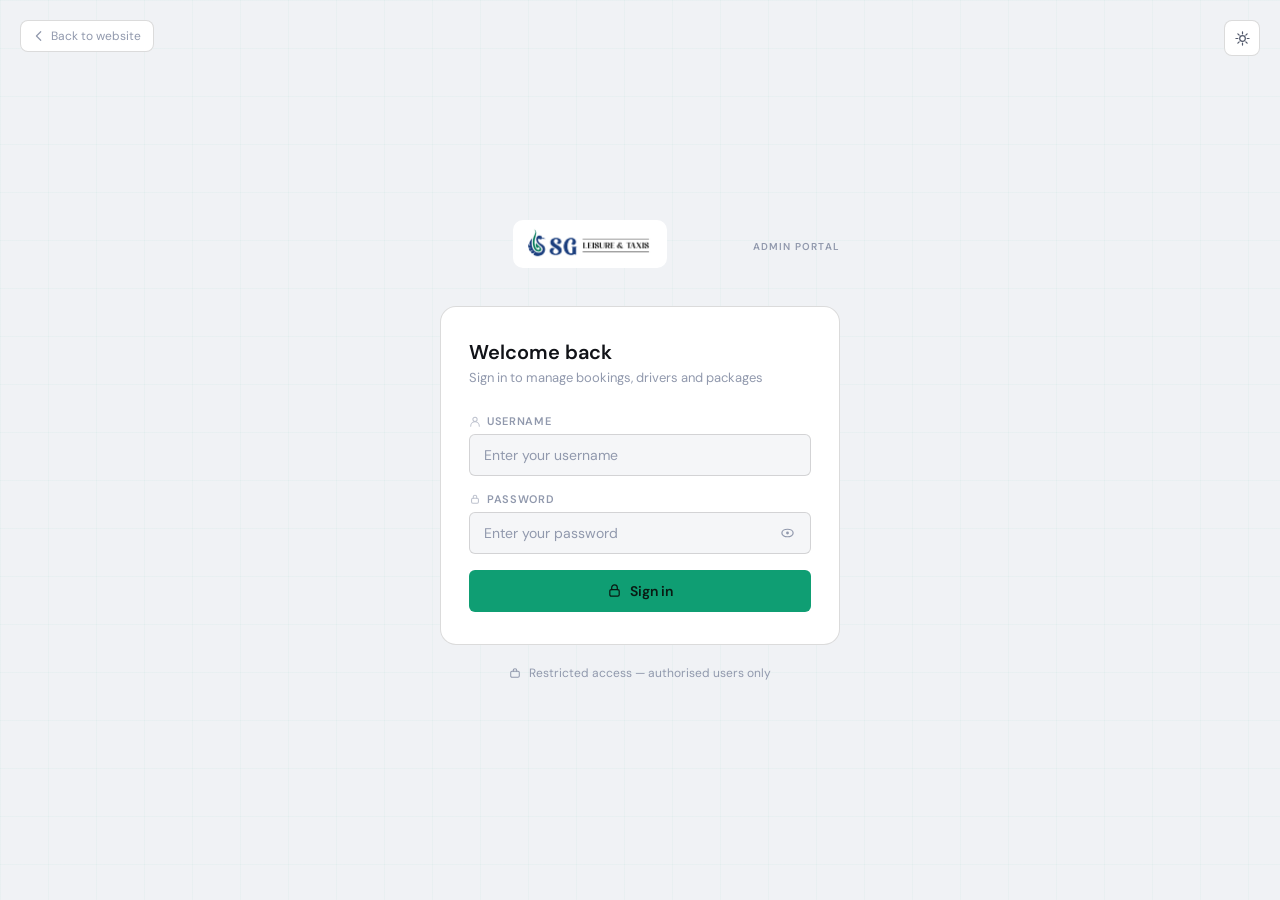
<file: explorewithsg/admin/index.html>
<!DOCTYPE html>
<html lang="en">
<head>
<meta charset="UTF-8">
<meta name="viewport" content="width=device-width, initial-scale=1.0">
<link rel="icon" type="image/x-icon" href="../public/favicon.ico">
<link rel="apple-touch-icon" href="../public/apple-touch-icon.svg">
<link rel="shortcut icon" href="../public/favicon.ico">
<title>Admin Login — SG Leisure &amp; Taxis</title>
<link href="https://fonts.googleapis.com/css2?family=DM+Sans:wght@300;400;500;600&family=DM+Mono:wght@400;500&display=swap" rel="stylesheet">
<style>
  :root {
    --bg: #0e1117;
    --surface: #161b25;
    --surface2: #1d2435;
    --border: rgba(255,255,255,0.07);
    --border2: rgba(255,255,255,0.14);
    --text: #e8eaf0;
    --text2: #8b92a8;
    --text3: #555e75;
    --accent: #1db88a;
    --accent-dim: rgba(29,184,138,0.12);
    --red: #f05b5b;
    --red-dim: rgba(240,91,91,0.1);
    --font: 'DM Sans', sans-serif;
    --mono: 'DM Mono', monospace;
    --r: 10px;
    --r-sm: 6px;
  }
  body.light {
    --bg: #f0f2f5;
    --surface: #ffffff;
    --surface2: #f5f6f8;
    --border: rgba(0,0,0,0.07);
    --border2: rgba(0,0,0,0.14);
    --text: #111318;
    --text2: #52596b;
    --text3: #9199ad;
    --accent: #0f9e73;
    --accent-dim: rgba(15,158,115,0.1);
    --red: #d63c3c;
    --red-dim: rgba(214,60,60,0.08);
  }

  *, *::before, *::after { box-sizing: border-box; margin: 0; padding: 0; }
  html { font-size: 15px; }
  body {
    font-family: var(--font); background: var(--bg); color: var(--text);
    min-height: 100vh; display: flex; flex-direction: column;
    align-items: center; justify-content: center;
    transition: background 0.25s, color 0.25s;
    padding: 20px;
  }

  /* Background subtle grid pattern */
  body::before {
    content: '';
    position: fixed; inset: 0; z-index: 0;
    background-image:
      linear-gradient(rgba(29,184,138,0.03) 1px, transparent 1px),
      linear-gradient(90deg, rgba(29,184,138,0.03) 1px, transparent 1px);
    background-size: 48px 48px;
    pointer-events: none;
  }

  .login-wrap {
    width: 100%; max-width: 400px; position: relative; z-index: 1;
    animation: slideUp 0.4s cubic-bezier(0.16,1,0.3,1) both;
  }
  @keyframes slideUp {
    from { opacity: 0; transform: translateY(20px); }
    to   { opacity: 1; transform: translateY(0); }
  }

  /* Brand header */
  .brand {
    display: flex; align-items: center; justify-content: center;
    gap: 12px; margin-bottom: 32px;
  }
  .brand-icon {
    width: 44px; height: 44px; background: var(--accent); border-radius: 12px;
    display: flex; align-items: center; justify-content: center;
  }
  .brand-icon svg { width: 24px; height: 24px; }
  .brand-text { line-height: 1.2; }
  .brand-name { font-size: 18px; font-weight: 600; color: var(--text); }
  .brand-sub  { font-size: 12px; color: var(--text3); margin-top: 2px; }

  /* Card */
  .login-card {
    background: var(--surface); border: 1px solid var(--border2);
    border-radius: 16px; padding: 32px 28px;
  }
  .card-title {
    font-size: 20px; font-weight: 600; color: var(--text);
    margin-bottom: 4px;
  }
  .card-sub {
    font-size: 13px; color: var(--text3); margin-bottom: 28px;
  }

  /* Form */
  .form-group { display: flex; flex-direction: column; gap: 6px; margin-bottom: 16px; }
  .form-label {
    font-size: 11px; font-weight: 600; color: var(--text3);
    letter-spacing: 0.06em; text-transform: uppercase;
    display: flex; align-items: center; gap: 6px;
  }
  .form-label svg { width: 12px; height: 12px; opacity: 0.6; }
  .form-input {
    background: var(--surface2); border: 1px solid var(--border2);
    border-radius: var(--r-sm); color: var(--text);
    font-family: var(--font); font-size: 14px; padding: 11px 14px;
    outline: none; transition: border-color 0.15s, box-shadow 0.15s;
    width: 100%;
  }
  .form-input:focus {
    border-color: var(--accent);
    box-shadow: 0 0 0 3px var(--accent-dim);
  }
  .form-input::placeholder { color: var(--text3); }

  /* Password toggle */
  .pw-wrap { position: relative; }
  .pw-wrap .form-input { padding-right: 42px; }
  .pw-toggle {
    position: absolute; right: 12px; top: 50%; transform: translateY(-50%);
    background: none; border: none; cursor: pointer; color: var(--text3);
    padding: 4px; display: flex; align-items: center;
    transition: color 0.15s;
  }
  .pw-toggle:hover { color: var(--text2); }
  .pw-toggle svg { width: 15px; height: 15px; }

  /* Error */
  .error-msg {
    display: none; align-items: center; gap: 8px;
    background: var(--red-dim); border: 1px solid rgba(240,91,91,0.2);
    border-radius: var(--r-sm); padding: 10px 12px;
    font-size: 13px; color: var(--red); margin-bottom: 16px;
  }
  .error-msg.show { display: flex; }
  .error-msg svg { width: 14px; height: 14px; flex-shrink: 0; }

  /* Submit */
  .btn-submit {
    width: 100%; background: var(--accent); color: #0a1a13;
    border: none; border-radius: var(--r-sm); font-family: var(--font);
    font-size: 14px; font-weight: 600; padding: 12px;
    cursor: pointer; transition: all 0.15s; margin-top: 4px;
    display: flex; align-items: center; justify-content: center; gap: 8px;
  }
  .btn-submit:hover { background: #22d19d; transform: translateY(-1px); }
  .btn-submit:active { transform: translateY(0); }
  .btn-submit:disabled { opacity: 0.6; cursor: not-allowed; transform: none; }
  .btn-submit svg { width: 15px; height: 15px; }
  .spinner {
    display: none; width: 15px; height: 15px;
    border: 2px solid rgba(0,0,0,0.2); border-top-color: #0a1a13;
    border-radius: 50%; animation: spin 0.6s linear infinite;
  }
  @keyframes spin { to { transform: rotate(360deg); } }

  /* Footer */
  .login-footer {
    text-align: center; margin-top: 20px;
    font-size: 12px; color: var(--text3);
    display: flex; align-items: center; justify-content: center; gap: 8px;
  }
  .login-footer svg { width: 12px; height: 12px; }

  /* Theme toggle */
  .theme-btn {
    position: fixed; top: 20px; right: 20px; z-index: 10;
    width: 36px; height: 36px; border-radius: 8px;
    background: var(--surface); border: 1px solid var(--border2);
    display: flex; align-items: center; justify-content: center; cursor: pointer;
    transition: all 0.15s;
  }
  .theme-btn:hover { background: var(--surface2); }
  .theme-btn svg { width: 15px; height: 15px; color: var(--text2); }
  .icon-moon { display: block; }
  .icon-sun  { display: none; }
  body.light .icon-moon { display: none; }
  body.light .icon-sun  { display: block; }

  /* Back to site link */
  .back-link {
    position: fixed; top: 20px; left: 20px; z-index: 10;
    display: flex; align-items: center; gap: 6px;
    font-size: 12px; color: var(--text3); text-decoration: none;
    padding: 7px 12px; background: var(--surface); border: 1px solid var(--border2);
    border-radius: 8px; transition: all 0.15s;
  }
  .back-link:hover { color: var(--text2); background: var(--surface2); }
  .back-link svg { width: 12px; height: 12px; }

  /* ── RESPONSIVE ── */
  @media (max-width: 480px) {
    body { padding: 16px; }
    .login-card { padding: 28px 20px; }
    .btn-submit { font-size: 15px; padding: 14px; }
    .form-input { padding: 12px 14px; font-size: 15px; }
    .back-link, .theme-btn { top: 12px; }
    .back-link { left: 12px; } .theme-btn { right: 12px; }
    .brand-name { font-size: 1rem; }
    .login-wrap { max-width: 100%; }
  }
</style>
</head>
<body>

<a href="/" class="back-link">
  <svg viewBox="0 0 14 14" fill="none"><path d="M9 2L4 7l5 5" stroke="currentColor" stroke-width="1.4" stroke-linecap="round" stroke-linejoin="round"/></svg>
  Back to website
</a>

<button class="theme-btn" onclick="toggleTheme()" title="Toggle theme">
  <svg class="icon-moon" viewBox="0 0 16 16" fill="none"><path d="M13.5 9.5A6 6 0 017 3a6 6 0 100 10 6 6 0 006.5-3.5z" stroke="currentColor" stroke-width="1.3" stroke-linecap="round"/></svg>
  <svg class="icon-sun"  viewBox="0 0 16 16" fill="none"><circle cx="8" cy="8" r="3" stroke="currentColor" stroke-width="1.3"/><path d="M8 1v2M8 13v2M1 8h2M13 8h2M3.05 3.05l1.41 1.41M11.54 11.54l1.41 1.41M3.05 12.95l1.41-1.41M11.54 4.46l1.41-1.41" stroke="currentColor" stroke-width="1.3" stroke-linecap="round"/></svg>
</button>

<div class="login-wrap">

  <div class="brand">
    <img src="logo.png" alt="SG Leisure and Taxis" style="height:48px;width:auto;display:block;margin:0 auto 6px;background:#fff;border-radius:10px;padding:6px 14px">
    <div style="font-size:10px;font-weight:600;letter-spacing:0.12em;text-transform:uppercase;color:var(--text3);text-align:center">Admin portal</div>
  </div>

  <div class="login-card">
    <div class="card-title">Welcome back</div>
    <div class="card-sub">Sign in to manage bookings, drivers and packages</div>

    <div class="error-msg" id="error-msg">
      <svg viewBox="0 0 16 16" fill="none"><circle cx="8" cy="8" r="6" stroke="currentColor" stroke-width="1.4"/><path d="M8 5v3M8 10.5v.5" stroke="currentColor" stroke-width="1.4" stroke-linecap="round"/></svg>
      <span id="error-text">Incorrect username or password.</span>
    </div>

    <form id="login-form" onsubmit="handleLogin(event)">
      <div class="form-group">
        <label class="form-label" for="username">
          <svg viewBox="0 0 14 14" fill="none"><circle cx="7" cy="5" r="2.5" stroke="currentColor" stroke-width="1.2"/><path d="M2 13c0-2.8 2.2-5 5-5s5 2.2 5 5" stroke="currentColor" stroke-width="1.2" stroke-linecap="round"/></svg>
          Username
        </label>
        <input
          class="form-input" type="text" id="username"
          placeholder="Enter your username" autocomplete="username"
          required
        >
      </div>

      <div class="form-group">
        <label class="form-label" for="password">
          <svg viewBox="0 0 14 14" fill="none"><rect x="3" y="6" width="8" height="6" rx="1.5" stroke="currentColor" stroke-width="1.2"/><path d="M5 6V4.5a2 2 0 014 0V6" stroke="currentColor" stroke-width="1.2" stroke-linecap="round"/></svg>
          Password
        </label>
        <div class="pw-wrap">
          <input
            class="form-input" type="password" id="password"
            placeholder="Enter your password" autocomplete="current-password"
            required
          >
          <button type="button" class="pw-toggle" onclick="togglePw()" id="pw-toggle-btn" title="Show/hide password">
            <svg id="eye-icon" viewBox="0 0 16 16" fill="none"><ellipse cx="8" cy="8" rx="6" ry="4" stroke="currentColor" stroke-width="1.3"/><circle cx="8" cy="8" r="1.5" fill="currentColor"/></svg>
          </button>
        </div>
      </div>

      <button class="btn-submit" type="submit" id="submit-btn">
        <div class="spinner" id="spinner"></div>
        <svg id="lock-icon" viewBox="0 0 16 16" fill="none"><rect x="3" y="7" width="10" height="7" rx="1.5" stroke="currentColor" stroke-width="1.3"/><path d="M5 7V5a3 3 0 016 0v2" stroke="currentColor" stroke-width="1.3" stroke-linecap="round"/></svg>
        <span id="btn-label">Sign in</span>
      </button>
    </form>
  </div>

  <div class="login-footer">
    <svg viewBox="0 0 14 14" fill="none"><rect x="2" y="5" width="10" height="7" rx="1.5" stroke="currentColor" stroke-width="1.2"/><path d="M5 5V4a2 2 0 014 0v1" stroke="currentColor" stroke-width="1.2" stroke-linecap="round"/></svg>
    Restricted access — authorised users only
  </div>

</div>

<script>
  /* ── Theme ── */
  (function() {
    if (localStorage.getItem('sg_theme') !== 'dark') document.body.classList.add('light');
  })();
  function toggleTheme() {
    document.body.classList.toggle('light');
    localStorage.setItem('sg_theme', document.body.classList.contains('light') ? 'light' : 'dark');
  }

  /* ── Password visibility ── */
  function togglePw() {
    const inp = document.getElementById('password');
    const isText = inp.type === 'text';
    inp.type = isText ? 'password' : 'text';
    document.getElementById('eye-icon').innerHTML = isText
      ? `<ellipse cx="8" cy="8" rx="6" ry="4" stroke="currentColor" stroke-width="1.3"/><circle cx="8" cy="8" r="1.5" fill="currentColor"/>`
      : `<ellipse cx="8" cy="8" rx="6" ry="4" stroke="currentColor" stroke-width="1.3"/><line x1="3" y1="13" x2="13" y2="3" stroke="currentColor" stroke-width="1.3" stroke-linecap="round"/>`;
  }

  /* ── Login ── */
  /*
   * IMPORTANT: This is a client-side demo guard.
   * For production, replace this with a real server-side
   * authentication endpoint (e.g. Supabase Auth, Firebase Auth,
   * or your own backend API). Never store real passwords in JS.
   *
   * Default credentials for testing:
   *   Username: admin
   *   Password: sg@admin2026
   *
   * Change ADMIN_USER and ADMIN_PASS below before publishing,
   * or better yet — connect to Supabase Auth (see README.md).
   */
  const ADMIN_USER = 'admin';
  const ADMIN_PASS = 'sg@admin2026';
  const SESSION_KEY = 'sg_admin_session';
  const SESSION_DURATION_MS = 8 * 60 * 60 * 1000; // 8 hours

  /* If already logged in, go straight to dashboard */
  (function() {
    const s = sessionStorage.getItem(SESSION_KEY);
    if (s) {
      try {
        const { expires } = JSON.parse(s);
        if (Date.now() < expires) {
          window.location.href = 'dashboard.html';
        }
      } catch(e) {
        sessionStorage.removeItem(SESSION_KEY);
      }
    }
  })();

  function showError(msg) {
    const el = document.getElementById('error-msg');
    document.getElementById('error-text').textContent = msg;
    el.classList.add('show');
    document.getElementById('password').focus();
  }

  function setLoading(on) {
    const btn = document.getElementById('submit-btn');
    const spinner = document.getElementById('spinner');
    const label = document.getElementById('btn-label');
    const lockIcon = document.getElementById('lock-icon');
    btn.disabled = on;
    spinner.style.display = on ? 'block' : 'none';
    lockIcon.style.display = on ? 'none' : 'block';
    label.textContent = on ? 'Signing in…' : 'Sign in';
  }

  function handleLogin(e) {
    e.preventDefault();
    document.getElementById('error-msg').classList.remove('show');
    const user = document.getElementById('username').value.trim();
    const pass = document.getElementById('password').value;

    if (!user || !pass) {
      showError('Please enter both username and password.');
      return;
    }

    setLoading(true);

    /* Simulate a brief network delay so it feels like a real auth call */
    setTimeout(() => {
      if (user === ADMIN_USER && pass === ADMIN_PASS) {
        sessionStorage.setItem(SESSION_KEY, JSON.stringify({
          user,
          expires: Date.now() + SESSION_DURATION_MS
        }));
        window.location.href = 'dashboard.html';
      } else {
        setLoading(false);
        showError('Incorrect username or password. Please try again.');
        document.getElementById('password').value = '';
      }
    }, 800);
  }
</script>
</body>
</html>
</file>
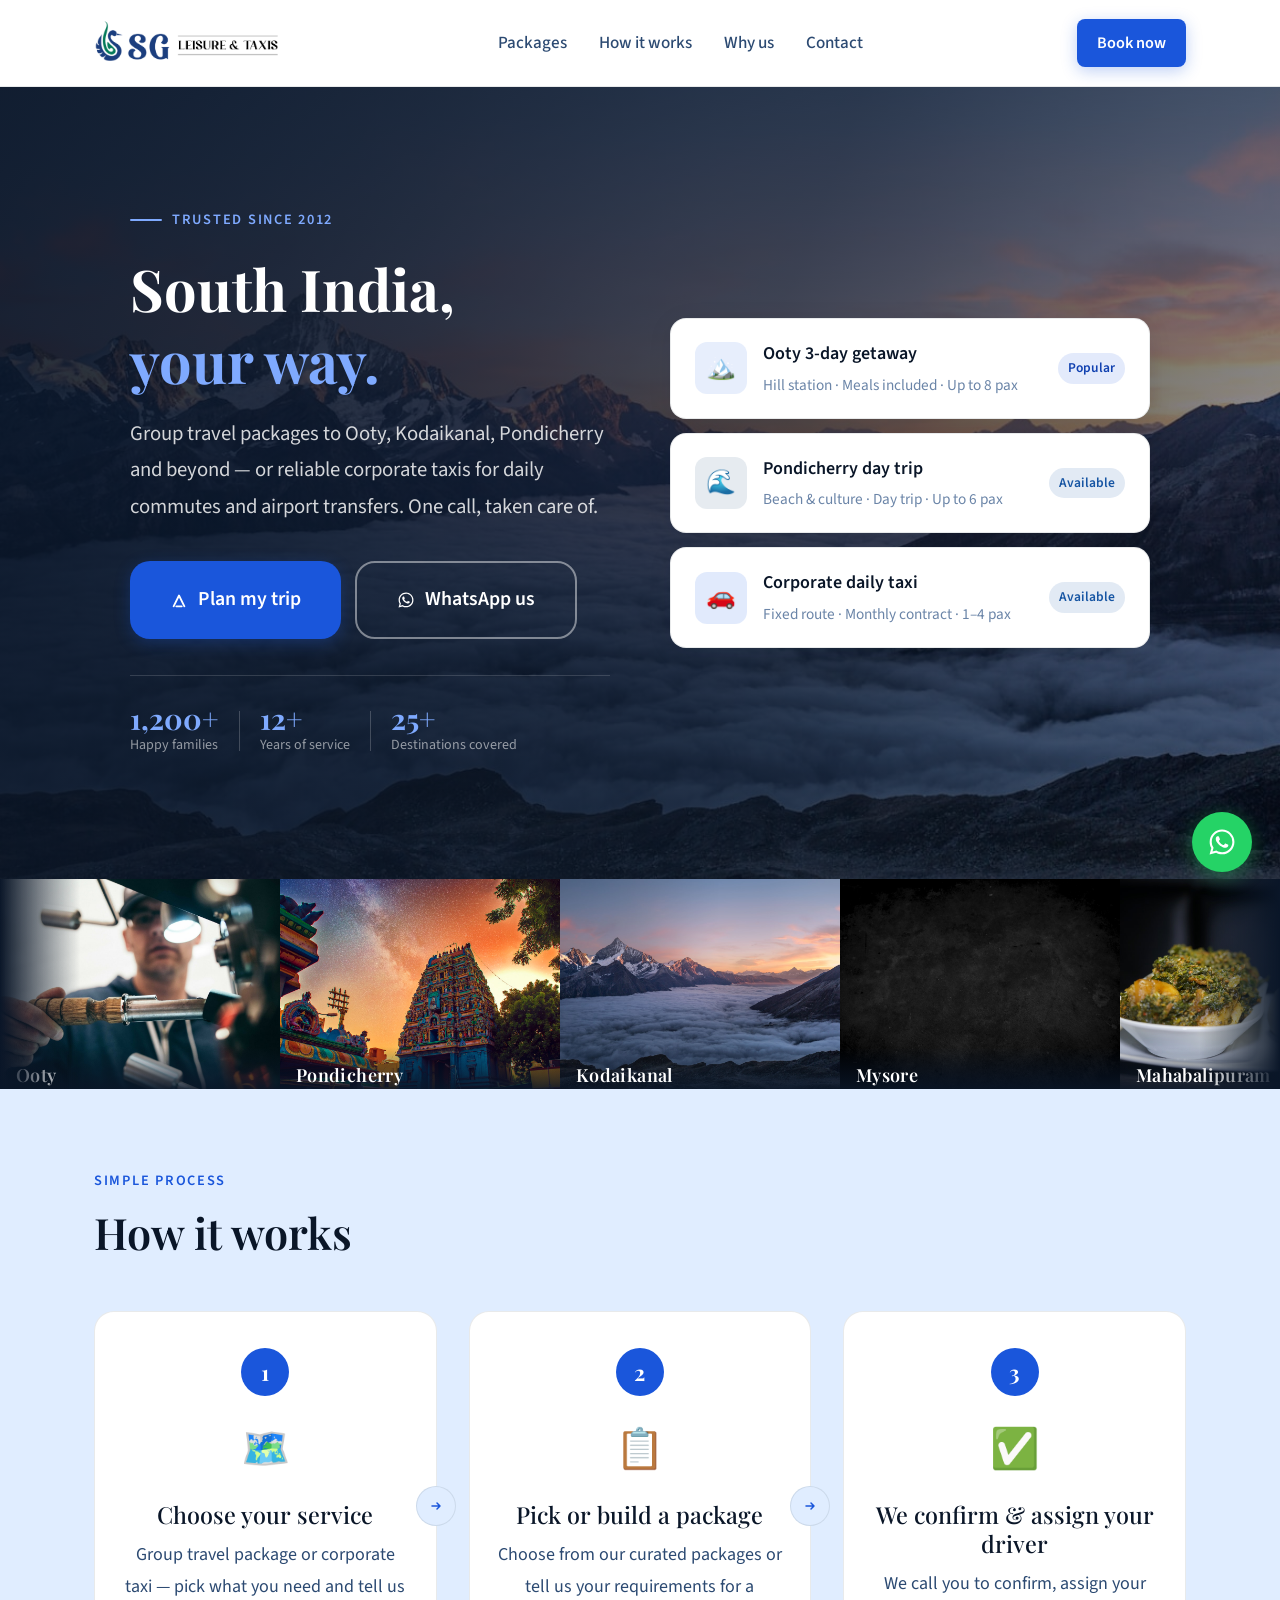
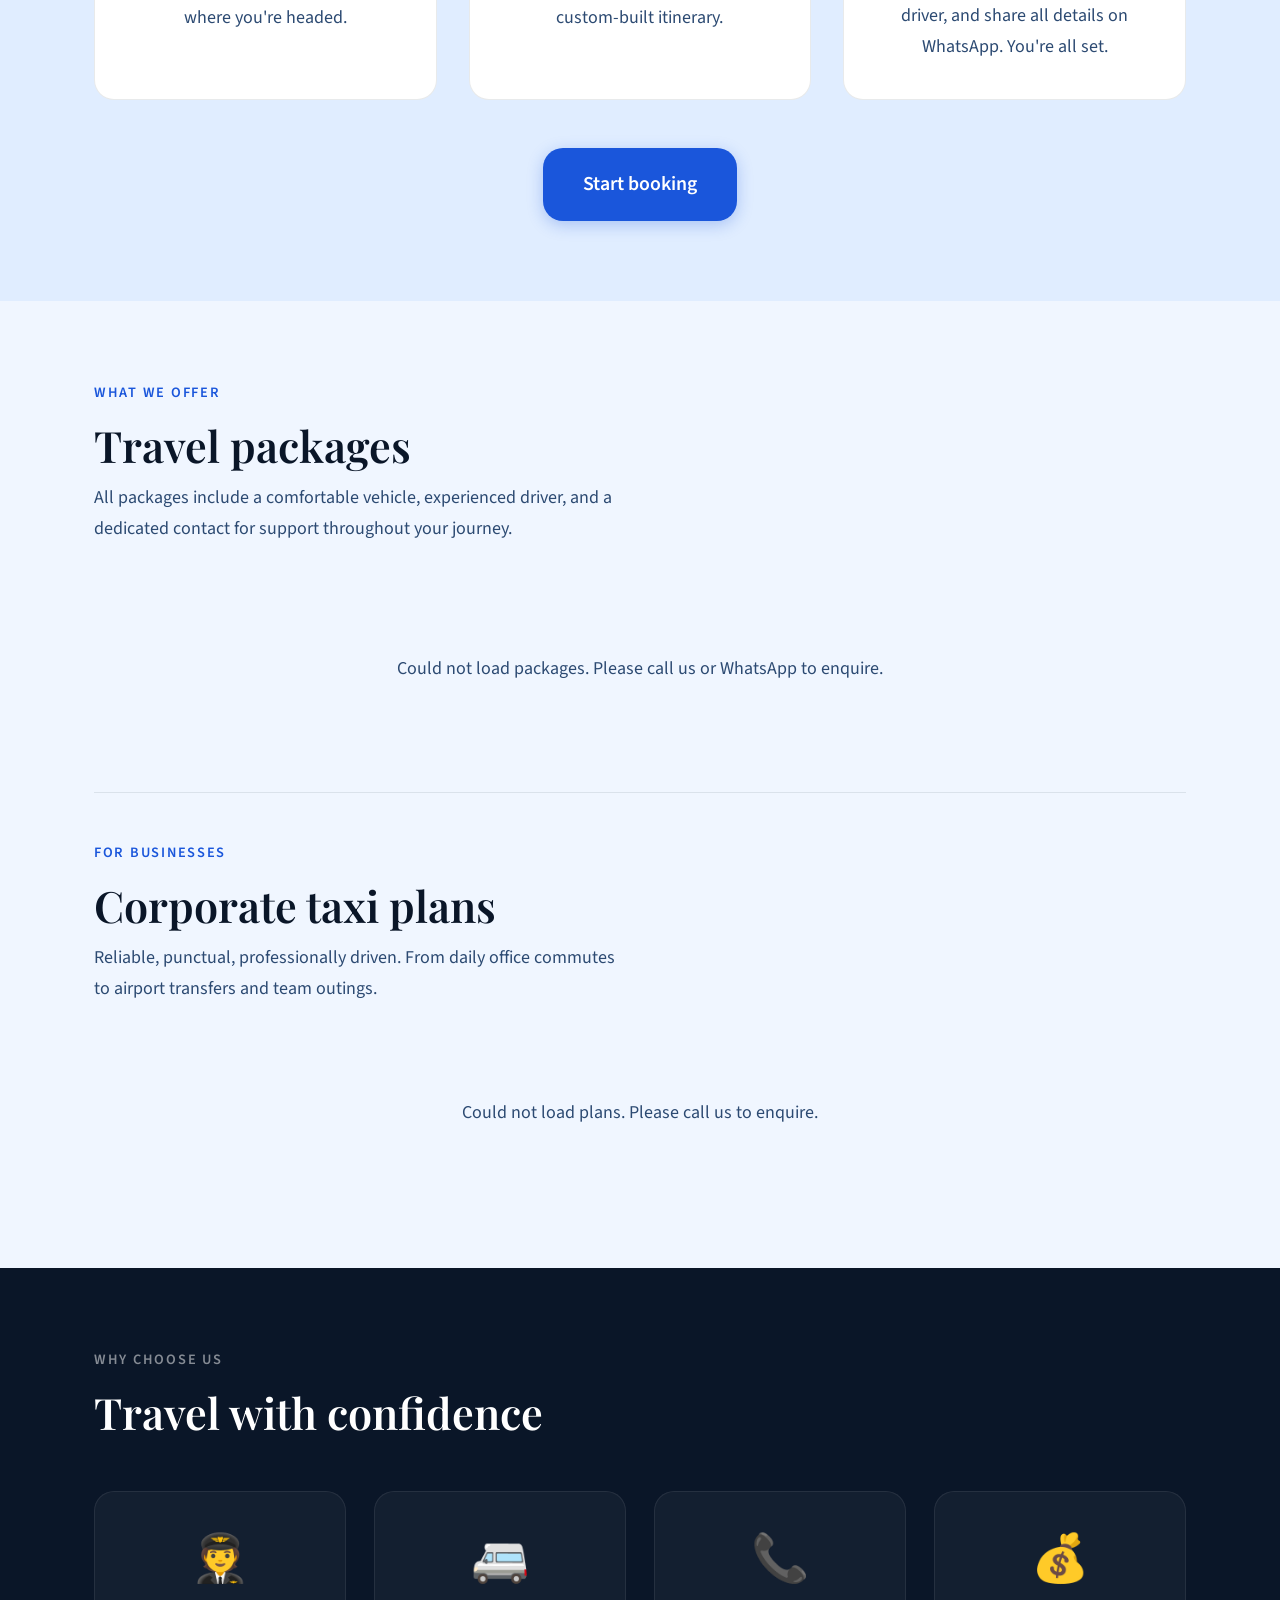
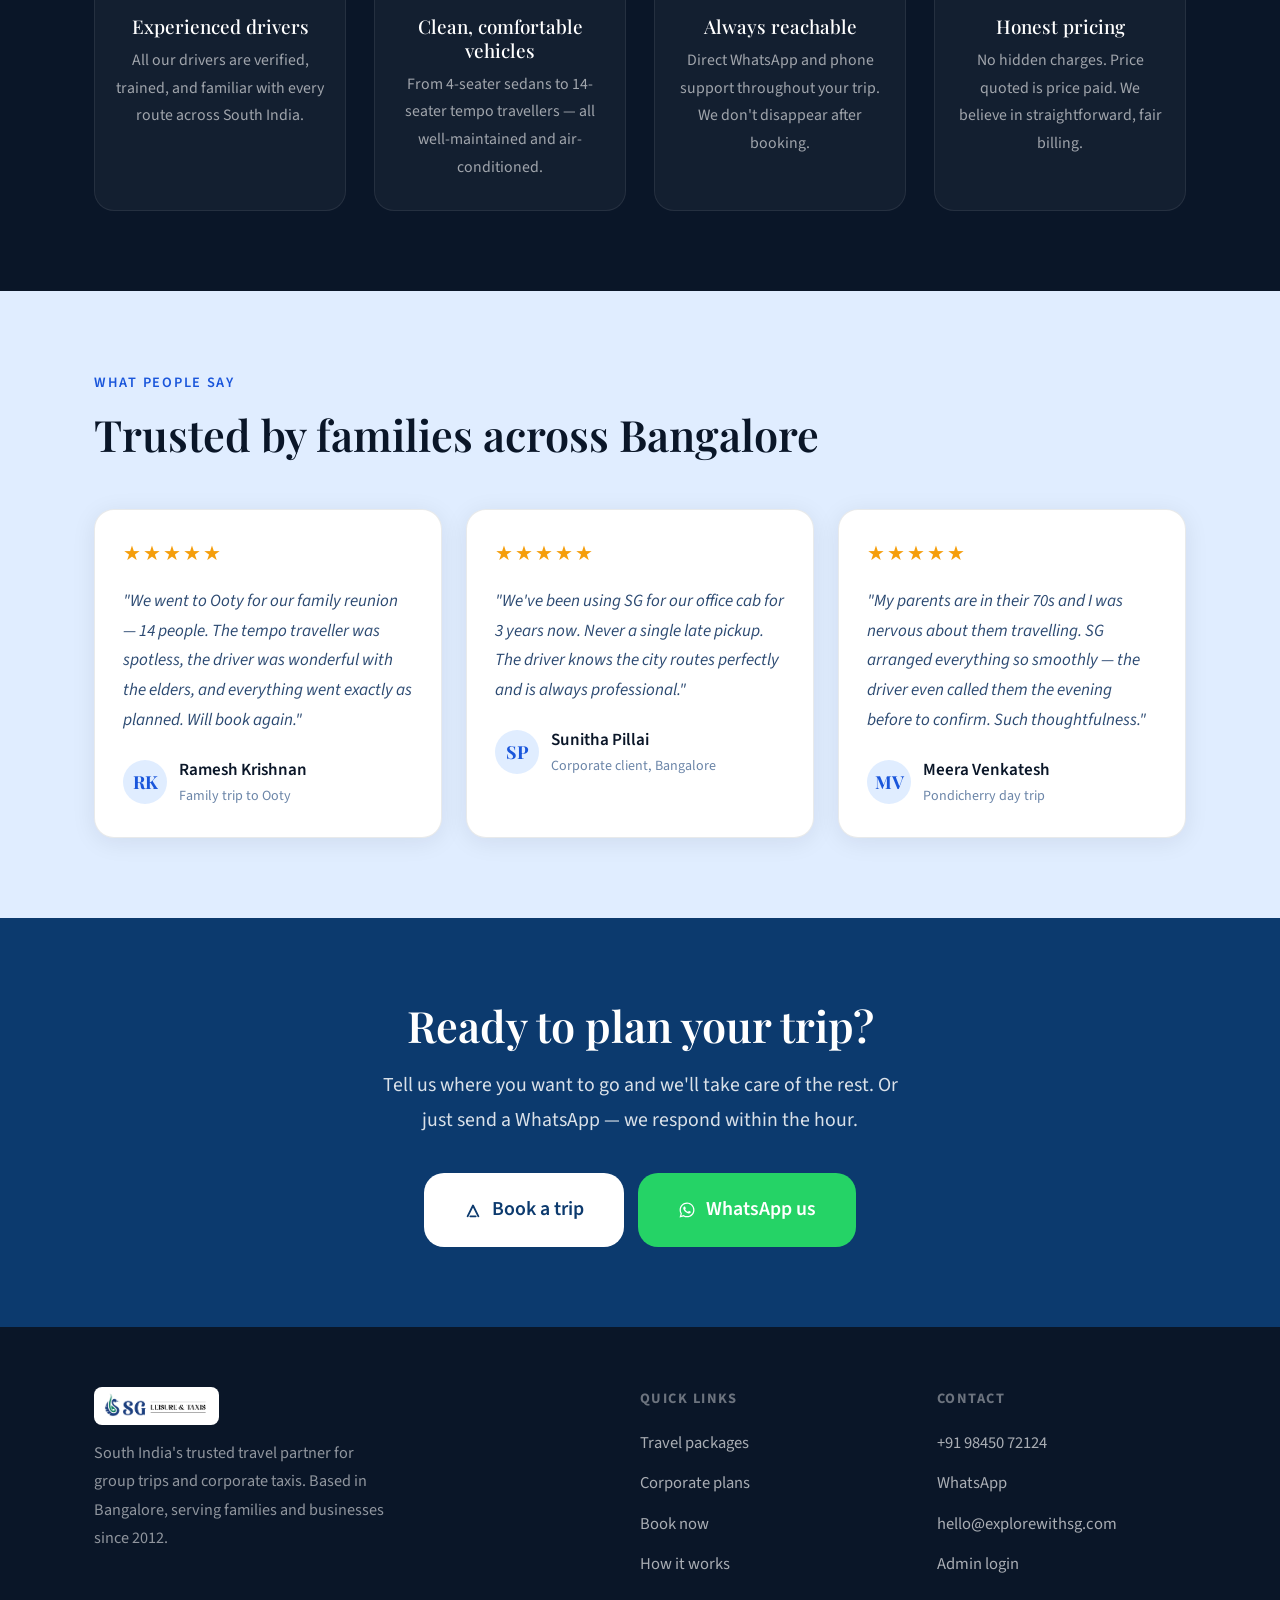
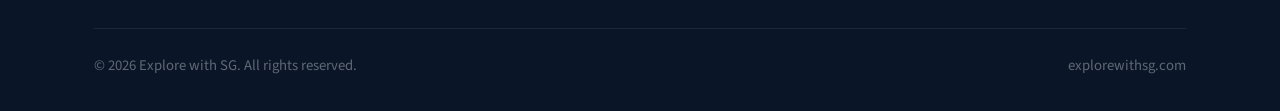
<file: explorewithsg/public/index.html>
<!DOCTYPE html>
<html lang="en">
<head>
<meta charset="UTF-8">
<meta name="viewport" content="width=device-width, initial-scale=1.0">
<link rel="icon" type="image/x-icon" href="favicon.ico">
<link rel="apple-touch-icon" href="apple-touch-icon.svg">
<link rel="shortcut icon" href="favicon.ico">
<title>Explore with SG — South India Travel & Corporate Taxis</title>
<meta name="description" content="Premium group travel packages across South India and reliable corporate taxi services. Trusted by families and businesses for over a decade.">
<link rel="stylesheet" href="style.css">
<style>
  /* ── HERO ── */
  .hero {
    min-height: 88vh; display: flex; align-items: center;
    background: url('images/kodaikanal.jpg') center/cover no-repeat;
    position: relative; overflow: hidden; padding: 80px 0;
  }
  .hero::before {
    content: '';
    position: absolute; inset: 0;
    background: linear-gradient(110deg, rgba(10,22,40,0.90) 0%, rgba(10,22,40,0.72) 55%, rgba(10,22,40,0.38) 100%);
    z-index: 0;
  }
  .hero-inner { display: grid; grid-template-columns: 1fr 1fr; gap: 60px; align-items: center; position: relative; z-index: 1; }
  .hero-eyebrow { display: flex; align-items: center; gap: 10px; margin-bottom: 20px; }
  .hero-eyebrow-line { width: 32px; height: 2px; background: #7FAAFF; border-radius: 2px; }
  .hero-eyebrow span { font-size: 0.8rem; font-weight: 600; letter-spacing: 0.12em; text-transform: uppercase; color: #7FAAFF; }
  .hero h1 { margin-bottom: 20px; color: #fff; }
  .hero h1 em { font-style: normal; color: #7FAAFF; }
  .hero-sub { font-size: 1.15rem; color: rgba(255,255,255,0.82); margin-bottom: 36px; max-width: 480px; }
  .hero-btns { display: flex; gap: 14px; flex-wrap: wrap; }
  .btn-ghost-light { background: transparent; color: #fff; border: 2px solid rgba(255,255,255,0.45); }
  .btn-ghost-light:hover { background: rgba(255,255,255,0.12); border-color: rgba(255,255,255,0.75); transform: translateY(-1px); }
  .hero-trust { display: flex; align-items: center; gap: 20px; margin-top: 36px; padding-top: 28px; border-top: 1px solid rgba(255,255,255,0.15); }
  .trust-item { display: flex; flex-direction: column; }
  .trust-num  { font-family: var(--font-display); font-size: 1.6rem; font-weight: 700; color: #7FAAFF; line-height: 1; }
  .trust-lbl  { font-size: 0.78rem; color: rgba(255,255,255,0.55); margin-top: 2px; }
  .trust-divider { width: 1px; height: 40px; background: rgba(255,255,255,0.20); }

  /* ── DESTINATION PHOTO STRIP ── */
  .dest-strip-wrap { overflow: hidden; background: var(--ink); position: relative; line-height: 0; }
  .dest-strip-wrap::before, .dest-strip-wrap::after {
    content: ''; position: absolute; top: 0; bottom: 0; width: 80px; z-index: 2; pointer-events: none;
  }
  .dest-strip-wrap::before { left: 0; background: linear-gradient(to right, var(--ink), transparent); }
  .dest-strip-wrap::after  { right: 0; background: linear-gradient(to left, var(--ink), transparent); }
  .dest-strip { display: flex; width: max-content; animation: destScroll 32s linear infinite; }
  .dest-strip:hover { animation-play-state: paused; }
  .dest-item { position: relative; width: 280px; height: 210px; flex-shrink: 0; overflow: hidden; cursor: pointer; }
  .dest-item img { width: 100%; height: 100%; object-fit: cover; transition: transform 0.5s ease; display: block; }
  .dest-item:hover img { transform: scale(1.07); }
  .dest-label {
    position: absolute; bottom: 0; left: 0; right: 0;
    padding: 28px 16px 14px;
    background: linear-gradient(to top, rgba(10,22,40,0.88), transparent);
    color: #fff; font-family: var(--font-display); font-size: 1rem; font-weight: 600; letter-spacing: 0.02em;
  }
  @keyframes destScroll { from { transform: translateX(0); } to { transform: translateX(-50%); } }

  /* HERO VISUAL */
  .hero-visual { display: flex; flex-direction: column; gap: 14px; }
  .hero-card {
    background: var(--white); border-radius: 16px; padding: 20px 24px;
    border: 1px solid var(--border); box-shadow: var(--shadow); display: flex; align-items: center; gap: 16px;
  }
  .hero-card-icon { width: 52px; height: 52px; border-radius: 12px; display: flex; align-items: center; justify-content: center; flex-shrink: 0; font-size: 24px; }
  .hero-card-icon.terra { background: var(--terra-dim); }
  .hero-card-icon.forest { background: rgba(12,58,110,0.10); }
  .hero-card-icon.sand { background: var(--sand-dim); }
  .hero-card-title { font-size: 1rem; font-weight: 600; color: var(--ink); }
  .hero-card-sub   { font-size: 0.85rem; color: var(--ink3); margin-top: 2px; }
  .hero-card-badge { margin-left: auto; font-size: 0.75rem; font-weight: 600; padding: 4px 10px; border-radius: 20px; white-space: nowrap; }
  .badge-live { background: rgba(22,85,163,0.12); color: var(--forest2); }
  .badge-pop  { background: rgba(26,86,219,0.12); color: #1040B0; }

  /* ── HOW IT WORKS ── */
  .how-section { background: var(--cream2); }
  .steps-grid { display: grid; grid-template-columns: repeat(3,1fr); gap: 32px; margin-top: 52px; }
  .step-card {
    background: var(--white); border-radius: var(--r-lg); padding: 36px 28px;
    border: 1px solid var(--border); text-align: center; position: relative;
  }
  .step-num {
    width: 48px; height: 48px; border-radius: 50%;
    background: var(--terracotta); color: #fff;
    font-family: var(--font-display); font-size: 1.2rem; font-weight: 700;
    display: flex; align-items: center; justify-content: center; margin: 0 auto 20px;
  }
  .step-icon { font-size: 2.2rem; margin-bottom: 16px; }
  .step-card h3 { margin-bottom: 10px; }
  .step-arrow {
    position: absolute; top: 50%; right: -20px; transform: translateY(-50%);
    width: 40px; height: 40px; background: var(--cream2); border-radius: 50%;
    display: flex; align-items: center; justify-content: center; z-index: 1;
    border: 1px solid var(--border);
  }
  .step-arrow svg { width: 16px; height: 16px; color: var(--terracotta); }

  /* ── PACKAGES ── */
  .packages-grid { display: grid; grid-template-columns: repeat(3,1fr); gap: 24px; margin-top: 48px; }
  .pkg-card {
    background: var(--white); border-radius: var(--r-lg); overflow: hidden;
    border: 1px solid var(--border); box-shadow: var(--shadow);
    display: flex; flex-direction: column;
    transition: transform 0.2s, box-shadow 0.2s;
  }
  .pkg-card:hover { transform: translateY(-6px); box-shadow: var(--shadow-lg); }
  .pkg-thumb {
    height: 160px; display: flex; align-items: center; justify-content: center;
    font-size: 64px; background: linear-gradient(135deg, var(--cream2) 0%, var(--cream3) 100%); position: relative;
  }
  .pkg-thumb-featured {
    position: absolute; top: 12px; left: 12px;
    background: var(--terracotta); color: #fff;
    font-size: 0.7rem; font-weight: 700; letter-spacing: 0.08em; text-transform: uppercase;
    padding: 4px 12px; border-radius: 20px;
  }
  .pkg-body { padding: 24px; flex: 1; display: flex; flex-direction: column; }
  .pkg-name { font-family: var(--font-display); font-size: 1.25rem; font-weight: 600; color: var(--ink); margin-bottom: 6px; }
  .pkg-meta { font-size: 0.88rem; color: var(--ink3); margin-bottom: 14px; }
  .pkg-desc { font-size: 0.92rem; color: var(--ink2); line-height: 1.65; margin-bottom: 16px; flex: 1; }
  .pkg-tags { display: flex; flex-wrap: wrap; gap: 6px; margin-bottom: 20px; }
  .pkg-tag { font-size: 0.72rem; font-weight: 600; letter-spacing: 0.05em; padding: 3px 10px; border-radius: 20px; background: var(--cream2); color: var(--ink3); border: 1px solid var(--border); }
  .pkg-footer { display: flex; align-items: center; justify-content: space-between; padding-top: 16px; border-top: 1px solid var(--border); }
  .pkg-price { font-family: var(--font-display); font-size: 1.4rem; font-weight: 700; color: var(--terracotta); }
  .pkg-price-sub { font-size: 0.78rem; color: var(--ink3); font-weight: 400; }

  /* ── WHY US ── */
  .why-section { background: var(--ink); color: #fff; }
  .why-section h2 { color: #fff; }
  .why-section p { color: rgba(255,255,255,0.70); }
  .why-grid { display: grid; grid-template-columns: repeat(4,1fr); gap: 28px; margin-top: 52px; }
  .why-card { text-align: center; padding: 28px 20px; border-radius: var(--r-lg); background: rgba(255,255,255,0.04); border: 1px solid rgba(255,255,255,0.08); }
  .why-icon { font-size: 2.6rem; margin-bottom: 16px; }
  .why-card h3 { color: #fff; font-size: 1.05rem; margin-bottom: 8px; }
  .why-card p  { font-size: 0.88rem; color: rgba(255,255,255,0.60); }

  /* ── TESTIMONIALS ── */
  .testi-grid { display: grid; grid-template-columns: repeat(3,1fr); gap: 24px; margin-top: 48px; }
  .testi-card { background: var(--white); border-radius: var(--r-lg); padding: 28px; border: 1px solid var(--border); box-shadow: var(--shadow); }
  .testi-stars { color: #F59E0B; font-size: 1.1rem; margin-bottom: 14px; letter-spacing: 2px; }
  .testi-text  { font-size: 0.95rem; color: var(--ink2); line-height: 1.75; margin-bottom: 20px; font-style: italic; }
  .testi-author { display: flex; align-items: center; gap: 12px; }
  .testi-avatar { width: 44px; height: 44px; border-radius: 50%; background: var(--cream2); display: flex; align-items: center; justify-content: center; font-family: var(--font-display); font-weight: 700; font-size: 1rem; color: var(--terracotta); }
  .testi-name  { font-weight: 600; font-size: 0.95rem; color: var(--ink); }
  .testi-role  { font-size: 0.78rem; color: var(--ink3); margin-top: 1px; }

  /* ── CTA BAND ── */
  .cta-band {
    background: var(--forest); padding: 80px 0; text-align: center;
  }
  .cta-band h2 { color: #fff; margin-bottom: 16px; }
  .cta-band p  { color: rgba(255,255,255,0.85); font-size: 1.1rem; margin-bottom: 36px; max-width: 540px; margin-left: auto; margin-right: auto; }
  .cta-band .btn-white { background: #fff; color: var(--forest); }
  .cta-band .btn-white:hover { background: var(--cream2); }
  .cta-band .btn-wa { background: #25D366; color: #fff; }
  .cta-band .btn-wa:hover { background: #1ebe5d; }
  .cta-btns { display: flex; gap: 14px; justify-content: center; flex-wrap: wrap; }

  /* ── FOOTER ── */
  .footer { background: var(--ink); padding: 60px 0 32px; color: rgba(255,255,255,0.65); }
  .footer-grid { display: grid; grid-template-columns: 2fr 1fr 1fr; gap: 48px; margin-bottom: 48px; }
  .footer-brand p { font-size: 0.9rem; line-height: 1.75; margin-top: 14px; max-width: 300px; color: rgba(255,255,255,0.55); }
  .footer-logo-text { font-family: var(--font-display); font-size: 1.2rem; color: #fff; }
  .footer h4 { font-size: 0.8rem; font-weight: 700; letter-spacing: 0.10em; text-transform: uppercase; color: rgba(255,255,255,0.40); margin-bottom: 16px; }
  .footer ul { list-style: none; display: flex; flex-direction: column; gap: 10px; }
  .footer ul a { color: rgba(255,255,255,0.65); text-decoration: none; font-size: 0.92rem; transition: color 0.15s; }
  .footer ul a:hover { color: var(--sand); }
  .footer-bottom { border-top: 1px solid rgba(255,255,255,0.08); padding-top: 24px; display: flex; align-items: center; justify-content: space-between; }
  .footer-bottom p { font-size: 0.82rem; color: rgba(255,255,255,0.35); }

  /* ── LOADING SPINNER ── */
  .pkg-loading { text-align: center; padding: 60px 20px; color: var(--ink3); font-size: 1rem; }
  .pkg-spinner { display: inline-block; width: 32px; height: 32px; border: 3px solid var(--border2); border-top-color: var(--terracotta); border-radius: 50%; animation: spin .7s linear infinite; vertical-align: middle; margin-right: 10px; }
  @keyframes spin { to { transform: rotate(360deg); } }
  .pkg-empty { text-align: center; padding: 60px 20px; color: var(--ink3); }
  .pkg-empty p { font-size: 1rem; }

  /* ── RESPONSIVE ── */
  /* Tablet */
  @media (max-width: 900px) {
    .hero-inner { grid-template-columns: 1fr; gap: 36px; }
    .hero::before { background: linear-gradient(180deg, rgba(10,22,40,0.80) 0%, rgba(10,22,40,0.65) 100%); }
    .hero-sub { max-width: 100%; }
    .steps-grid  { grid-template-columns: 1fr; gap: 16px; }
    .step-arrow  { display: none; }
    .packages-grid { grid-template-columns: 1fr 1fr; }
    .why-grid    { grid-template-columns: repeat(2,1fr); }
    .testi-grid  { grid-template-columns: 1fr; }
    .footer-grid { grid-template-columns: 1fr; gap: 32px; }
    .hero-visual { display: none; }
  }
  /* Mobile */
  @media (max-width: 768px) {
    .hero { padding: 48px 0 40px; min-height: auto; }
    .hero h1 { font-size: 2rem; }
    .nav-cta .btn-sm { display: none; }
    #hamburger { display: flex !important; }
    .pkg-footer { flex-direction: column; align-items: flex-start; gap: 12px; }
    .pkg-footer .btn { width: 100%; justify-content: center; }
    .cta-btns { flex-direction: column; align-items: center; }
    .cta-btns .btn { width: 100%; max-width: 320px; justify-content: center; }
    .hero-btns { flex-direction: column; }
    .hero-btns .btn { justify-content: center; }
  }
  /* Small mobile */
  @media (max-width: 600px) {
    .packages-grid { grid-template-columns: 1fr; }
    .why-grid { grid-template-columns: 1fr; }
    .hero-trust { flex-wrap: wrap; gap: 16px; }
    .trust-divider { display: none; }
    .footer-grid { grid-template-columns: 1fr; }
    .step-card { padding: 28px 20px; }
    .cta-band { padding: 56px 0; }
  }
</style>
</head>
<body>

<!-- NAV -->
<nav class="nav">
  <div class="container">
    <div class="nav-inner">
      <a href="index.html" class="nav-logo">
        <img src="logo.png" alt="SG Leisure and Taxis" style="height:54px;width:auto;display:block">
      </a>
      <ul class="nav-links">
        <li><a href="#packages">Packages</a></li>
        <li><a href="#how">How it works</a></li>
        <li><a href="#why">Why us</a></li>
        <li><a href="#contact">Contact</a></li>
      </ul>
      <div class="nav-cta">
        <a href="book.html" class="btn btn-primary btn-sm">Book now</a>
        <button class="nav-hamburger" id="hamburger" onclick="toggleDrawer()" aria-label="Menu" style="display:none;flex-direction:column;justify-content:center;gap:5px;width:36px;height:36px;cursor:pointer;background:none;border:none;padding:4px">
          <span style="display:block;width:22px;height:2px;background:var(--ink);border-radius:2px"></span>
          <span style="display:block;width:22px;height:2px;background:var(--ink);border-radius:2px"></span>
          <span style="display:block;width:22px;height:2px;background:var(--ink);border-radius:2px"></span>
        </button>
      </div>
    </div>
  </div>
</nav>

<!-- MOBILE NAV DRAWER — must be outside <nav> to avoid backdrop-filter stacking context -->
<div id="nav-drawer" style="display:none;position:fixed;inset:0;z-index:200;background:rgba(26,18,8,0.55);backdrop-filter:blur(4px)" onclick="closeDrawer(event)">
  <div style="position:absolute;top:0;right:0;bottom:0;width:280px;background:var(--cream);padding:28px 24px;display:flex;flex-direction:column;box-shadow:-8px 0 32px rgba(10,22,40,0.13)">
    <button onclick="closeDrawer()" style="align-self:flex-end;background:none;border:none;font-size:1.5rem;cursor:pointer;color:var(--ink2);padding:4px 8px;margin-bottom:16px">✕</button>
    <a href="#packages" onclick="closeDrawer()" style="font-size:1.1rem;font-weight:500;color:var(--ink);text-decoration:none;padding:14px 0;border-bottom:1px solid var(--border);display:block">Packages</a>
    <a href="#how" onclick="closeDrawer()" style="font-size:1.1rem;font-weight:500;color:var(--ink);text-decoration:none;padding:14px 0;border-bottom:1px solid var(--border);display:block">How it works</a>
    <a href="#why" onclick="closeDrawer()" style="font-size:1.1rem;font-weight:500;color:var(--ink);text-decoration:none;padding:14px 0;border-bottom:1px solid var(--border);display:block">Why us</a>
    <a href="#contact" onclick="closeDrawer()" style="font-size:1.1rem;font-weight:500;color:var(--ink);text-decoration:none;padding:14px 0;border-bottom:1px solid var(--border);display:block">Contact</a>
    <a href="book.html" style="margin-top:24px" class="btn btn-primary">Book now</a>
  </div>
</div>

<!-- HERO -->
<section class="hero">
  <div class="container">
    <div class="hero-inner">
      <div>
        <div class="hero-eyebrow fade-up">
          <div class="hero-eyebrow-line"></div>
          <span>Trusted since 2012</span>
        </div>
        <h1 class="fade-up delay-1">
          South India,<br><em>your way.</em>
        </h1>
        <p class="hero-sub fade-up delay-2">
          Group travel packages to Ooty, Kodaikanal, Pondicherry and beyond — or reliable corporate taxis for daily commutes and airport transfers. One call, taken care of.
        </p>
        <div class="hero-btns fade-up delay-3">
          <a href="book.html" class="btn btn-primary btn-lg">
            <svg viewBox="0 0 20 20" fill="none"><path d="M4 17L10 5L16 17" stroke="currentColor" stroke-width="2" stroke-linecap="round" stroke-linejoin="round"/><path d="M7 17h6" stroke="currentColor" stroke-width="2" stroke-linecap="round"/></svg>
            Plan my trip
          </a>
          <a href="https://wa.me/919845072124?text=Hi,%20I%20want%20to%20enquire%20about%20a%20trip" class="btn btn-ghost-light btn-lg" target="_blank">
            <svg viewBox="0 0 24 24" fill="currentColor"><path d="M12.04 2c-5.46 0-9.91 4.45-9.91 9.91 0 1.75.46 3.45 1.32 4.95L2.05 22l5.25-1.38c1.45.79 3.08 1.21 4.74 1.21 5.46 0 9.91-4.45 9.91-9.91 0-2.65-1.03-5.14-2.9-7.01A9.816 9.816 0 0 0 12.04 2m.01 1.67c2.2 0 4.26.86 5.82 2.42a8.22 8.22 0 0 1 2.41 5.83c0 4.54-3.7 8.23-8.24 8.23-1.48 0-2.93-.39-4.19-1.15l-.3-.17-3.12.82.83-3.04-.2-.32a8.188 8.188 0 0 1-1.26-4.38c.01-4.54 3.7-8.24 8.25-8.24M8.53 7.33c-.16 0-.43.06-.66.31-.22.25-.87.86-.87 2.07 0 1.22.89 2.39 1 2.56.14.17 1.76 2.67 4.25 3.73.59.27 1.05.43 1.41.55.59.19 1.13.16 1.56.1.48-.07 1.46-.6 1.67-1.18.21-.58.21-1.07.15-1.18-.07-.1-.23-.16-.48-.27-.25-.14-1.47-.74-1.69-.82-.23-.08-.37-.12-.56.12-.16.25-.64.82-.78.99-.15.17-.29.19-.54.07-.25-.15-1.06-.39-2.02-1.25-.74-.66-1.23-1.49-1.38-1.74-.12-.24-.01-.39.11-.5.11-.11.27-.29.37-.44.13-.14.17-.25.25-.41.08-.17.04-.31-.02-.43-.06-.11-.56-1.35-.77-1.84-.2-.48-.4-.42-.56-.43-.14 0-.3-.01-.47-.01z"/></svg>
            WhatsApp us
          </a>
        </div>
        <div class="hero-trust fade-up delay-4">
          <div class="trust-item">
            <span class="trust-num counter" data-target="1200" data-suffix="+">1,200+</span>
            <span class="trust-lbl">Happy families</span>
          </div>
          <div class="trust-divider"></div>
          <div class="trust-item">
            <span class="trust-num counter" data-target="12" data-suffix="+">12+</span>
            <span class="trust-lbl">Years of service</span>
          </div>
          <div class="trust-divider"></div>
          <div class="trust-item">
            <span class="trust-num counter" data-target="25" data-suffix="+">25+</span>
            <span class="trust-lbl">Destinations covered</span>
          </div>
        </div>
      </div>
      <div class="hero-visual fade-up delay-2">
        <div class="hero-card">
          <div class="hero-card-icon terra">🏔️</div>
          <div>
            <div class="hero-card-title">Ooty 3-day getaway</div>
            <div class="hero-card-sub">Hill station · Meals included · Up to 8 pax</div>
          </div>
          <span class="hero-card-badge badge-pop">Popular</span>
        </div>
        <div class="hero-card">
          <div class="hero-card-icon forest">🌊</div>
          <div>
            <div class="hero-card-title">Pondicherry day trip</div>
            <div class="hero-card-sub">Beach & culture · Day trip · Up to 6 pax</div>
          </div>
          <span class="hero-card-badge badge-live">Available</span>
        </div>
        <div class="hero-card">
          <div class="hero-card-icon sand">🚗</div>
          <div>
            <div class="hero-card-title">Corporate daily taxi</div>
            <div class="hero-card-sub">Fixed route · Monthly contract · 1–4 pax</div>
          </div>
          <span class="hero-card-badge badge-live">Available</span>
        </div>
      </div>
    </div>
  </div>
</section>

<!-- DESTINATION PHOTO STRIP -->
<div class="dest-strip-wrap">
  <div class="dest-strip">
    <div class="dest-item"><img src="images/ooty.jpg" alt="Ooty" loading="lazy"><div class="dest-label">Ooty</div></div>
    <div class="dest-item"><img src="images/pondicherry.jpg" alt="Pondicherry" loading="lazy"><div class="dest-label">Pondicherry</div></div>
    <div class="dest-item"><img src="images/kodaikanal.jpg" alt="Kodaikanal" loading="lazy"><div class="dest-label">Kodaikanal</div></div>
    <div class="dest-item"><img src="images/mysore.jpg" alt="Mysore" loading="lazy"><div class="dest-label">Mysore</div></div>
    <div class="dest-item"><img src="images/mahabalipuram.jpg" alt="Mahabalipuram" loading="lazy"><div class="dest-label">Mahabalipuram</div></div>
    <div class="dest-item"><img src="images/team-outing.jpg" alt="Team outings" loading="lazy"><div class="dest-label">Team Outings</div></div>
    <div class="dest-item"><img src="images/airport.jpg" alt="Airport transfers" loading="lazy"><div class="dest-label">Airport Transfers</div></div>
    <!-- Duplicate for seamless loop -->
    <div class="dest-item"><img src="images/ooty.jpg" alt="Ooty" loading="lazy"><div class="dest-label">Ooty</div></div>
    <div class="dest-item"><img src="images/pondicherry.jpg" alt="Pondicherry" loading="lazy"><div class="dest-label">Pondicherry</div></div>
    <div class="dest-item"><img src="images/kodaikanal.jpg" alt="Kodaikanal" loading="lazy"><div class="dest-label">Kodaikanal</div></div>
    <div class="dest-item"><img src="images/mysore.jpg" alt="Mysore" loading="lazy"><div class="dest-label">Mysore</div></div>
    <div class="dest-item"><img src="images/mahabalipuram.jpg" alt="Mahabalipuram" loading="lazy"><div class="dest-label">Mahabalipuram</div></div>
    <div class="dest-item"><img src="images/team-outing.jpg" alt="Team outings" loading="lazy"><div class="dest-label">Team Outings</div></div>
    <div class="dest-item"><img src="images/airport.jpg" alt="Airport transfers" loading="lazy"><div class="dest-label">Airport Transfers</div></div>
  </div>
</div>

<!-- HOW IT WORKS -->
<section class="section how-section" id="how">
  <div class="container">
    <span class="section-label">Simple process</span>
    <h2>How it works</h2>
    <div class="steps-grid">
      <div class="step-card">
        <div class="step-num">1</div>
        <div class="step-icon">🗺️</div>
        <h3>Choose your service</h3>
        <p>Group travel package or corporate taxi — pick what you need and tell us where you're headed.</p>
        <div class="step-arrow">
          <svg viewBox="0 0 16 16" fill="none"><path d="M4 8h8M9 5l3 3-3 3" stroke="currentColor" stroke-width="1.5" stroke-linecap="round" stroke-linejoin="round"/></svg>
        </div>
      </div>
      <div class="step-card">
        <div class="step-num">2</div>
        <div class="step-icon">📋</div>
        <h3>Pick or build a package</h3>
        <p>Choose from our curated packages or tell us your requirements for a custom-built itinerary.</p>
        <div class="step-arrow">
          <svg viewBox="0 0 16 16" fill="none"><path d="M4 8h8M9 5l3 3-3 3" stroke="currentColor" stroke-width="1.5" stroke-linecap="round" stroke-linejoin="round"/></svg>
        </div>
      </div>
      <div class="step-card">
        <div class="step-num">3</div>
        <div class="step-icon">✅</div>
        <h3>We confirm & assign your driver</h3>
        <p>We call you to confirm, assign your driver, and share all details on WhatsApp. You're all set.</p>
      </div>
    </div>
    <div style="text-align:center;margin-top:48px">
      <a href="book.html" class="btn btn-primary btn-lg">Start booking</a>
    </div>
  </div>
</section>

<!-- PACKAGES -->
<section class="section" id="packages">
  <div class="container">
    <span class="section-label">What we offer</span>
    <h2>Travel packages</h2>
    <p style="margin-top:10px;max-width:540px">
      All packages include a comfortable vehicle, experienced driver, and a dedicated contact for support throughout your journey.
    </p>

    <!-- PACKAGES LOAD FROM SUPABASE -->
    <div id="travel-packages-grid" class="packages-grid">
      <div class="pkg-loading" style="grid-column:1/-1"><span class="pkg-spinner"></span>Loading packages…</div>
    </div>

    <div style="margin-top:48px;border-top:1px solid var(--border);padding-top:48px">
      <span class="section-label">For businesses</span>
      <h2>Corporate taxi plans</h2>
      <p style="margin-top:10px;max-width:540px">Reliable, punctual, professionally driven. From daily office commutes to airport transfers and team outings.</p>
      <div id="corp-packages-grid" class="packages-grid" style="margin-top:32px">
        <div class="pkg-loading" style="grid-column:1/-1"><span class="pkg-spinner"></span>Loading plans…</div>
      </div>
    </div>
  </div>
</section>

<!-- WHY US -->
<section class="section why-section" id="why">
  <div class="container">
    <span class="section-label" style="color:rgba(255,255,255,0.50)">Why choose us</span>
    <h2>Travel with confidence</h2>
    <div class="why-grid">
      <div class="why-card">
        <div class="why-icon">🧑‍✈️</div>
        <h3>Experienced drivers</h3>
        <p>All our drivers are verified, trained, and familiar with every route across South India.</p>
      </div>
      <div class="why-card">
        <div class="why-icon">🚐</div>
        <h3>Clean, comfortable vehicles</h3>
        <p>From 4-seater sedans to 14-seater tempo travellers — all well-maintained and air-conditioned.</p>
      </div>
      <div class="why-card">
        <div class="why-icon">📞</div>
        <h3>Always reachable</h3>
        <p>Direct WhatsApp and phone support throughout your trip. We don't disappear after booking.</p>
      </div>
      <div class="why-card">
        <div class="why-icon">💰</div>
        <h3>Honest pricing</h3>
        <p>No hidden charges. Price quoted is price paid. We believe in straightforward, fair billing.</p>
      </div>
    </div>
  </div>
</section>

<!-- TESTIMONIALS -->
<section class="section" style="background:var(--cream2)">
  <div class="container">
    <span class="section-label">What people say</span>
    <h2>Trusted by families across Bangalore</h2>
    <div class="testi-grid">
      <div class="testi-card">
        <div class="testi-stars">★★★★★</div>
        <p class="testi-text">"We went to Ooty for our family reunion — 14 people. The tempo traveller was spotless, the driver was wonderful with the elders, and everything went exactly as planned. Will book again."</p>
        <div class="testi-author">
          <div class="testi-avatar">RK</div>
          <div><div class="testi-name">Ramesh Krishnan</div><div class="testi-role">Family trip to Ooty</div></div>
        </div>
      </div>
      <div class="testi-card">
        <div class="testi-stars">★★★★★</div>
        <p class="testi-text">"We've been using SG for our office cab for 3 years now. Never a single late pickup. The driver knows the city routes perfectly and is always professional."</p>
        <div class="testi-author">
          <div class="testi-avatar">SP</div>
          <div><div class="testi-name">Sunitha Pillai</div><div class="testi-role">Corporate client, Bangalore</div></div>
        </div>
      </div>
      <div class="testi-card">
        <div class="testi-stars">★★★★★</div>
        <p class="testi-text">"My parents are in their 70s and I was nervous about them travelling. SG arranged everything so smoothly — the driver even called them the evening before to confirm. Such thoughtfulness."</p>
        <div class="testi-author">
          <div class="testi-avatar">MV</div>
          <div><div class="testi-name">Meera Venkatesh</div><div class="testi-role">Pondicherry day trip</div></div>
        </div>
      </div>
    </div>
  </div>
</section>

<!-- CTA BAND -->
<section class="cta-band" id="contact">
  <div class="container">
    <h2>Ready to plan your trip?</h2>
    <p>Tell us where you want to go and we'll take care of the rest. Or just send a WhatsApp — we respond within the hour.</p>
    <div class="cta-btns">
      <a href="book.html" class="btn btn-white btn-lg">
        <svg viewBox="0 0 20 20" fill="none"><path d="M4 17L10 5L16 17" stroke="currentColor" stroke-width="2" stroke-linecap="round" stroke-linejoin="round"/><path d="M7 17h6" stroke="currentColor" stroke-width="2" stroke-linecap="round"/></svg>
        Book a trip
      </a>
      <a href="https://wa.me/919845072124?text=Hi,%20I%20would%20like%20to%20enquire%20about%20a%20trip" class="btn btn-wa btn-lg" target="_blank">
        <svg viewBox="0 0 24 24" fill="currentColor" width="20" height="20"><path d="M12.04 2c-5.46 0-9.91 4.45-9.91 9.91 0 1.75.46 3.45 1.32 4.95L2.05 22l5.25-1.38c1.45.79 3.08 1.21 4.74 1.21 5.46 0 9.91-4.45 9.91-9.91 0-2.65-1.03-5.14-2.9-7.01A9.816 9.816 0 0 0 12.04 2m.01 1.67c2.2 0 4.26.86 5.82 2.42a8.22 8.22 0 0 1 2.41 5.83c0 4.54-3.7 8.23-8.24 8.23-1.48 0-2.93-.39-4.19-1.15l-.3-.17-3.12.82.83-3.04-.2-.32a8.188 8.188 0 0 1-1.26-4.38c.01-4.54 3.7-8.24 8.25-8.24M8.53 7.33c-.16 0-.43.06-.66.31-.22.25-.87.86-.87 2.07 0 1.22.89 2.39 1 2.56.14.17 1.76 2.67 4.25 3.73.59.27 1.05.43 1.41.55.59.19 1.13.16 1.56.1.48-.07 1.46-.6 1.67-1.18.21-.58.21-1.07.15-1.18-.07-.1-.23-.16-.48-.27-.25-.14-1.47-.74-1.69-.82-.23-.08-.37-.12-.56.12-.16.25-.64.82-.78.99-.15.17-.29.19-.54.07-.25-.15-1.06-.39-2.02-1.25-.74-.66-1.23-1.49-1.38-1.74-.12-.24-.01-.39.11-.5.11-.11.27-.29.37-.44.13-.14.17-.25.25-.41.08-.17.04-.31-.02-.43-.06-.11-.56-1.35-.77-1.84-.2-.48-.4-.42-.56-.43-.14 0-.3-.01-.47-.01z"/></svg>
        WhatsApp us
      </a>
    </div>
  </div>
</section>

<!-- FOOTER -->
<footer class="footer">
  <div class="container">
    <div class="footer-grid">
      <div class="footer-brand">
        <img src="logo.png" alt="SG Leisure and Taxis" style="height:38px;width:auto;display:block;background:#fff;border-radius:8px;padding:4px 10px">
        <p>South India's trusted travel partner for group trips and corporate taxis. Based in Bangalore, serving families and businesses since 2012.</p>
      </div>
      <div>
        <h4>Quick links</h4>
        <ul>
          <li><a href="#packages">Travel packages</a></li>
          <li><a href="#packages">Corporate plans</a></li>
          <li><a href="book.html">Book now</a></li>
          <li><a href="#how">How it works</a></li>
        </ul>
      </div>
      <div>
        <h4>Contact</h4>
        <ul>
          <li><a href="tel:+919845072124">+91 98450 72124</a></li>
          <li><a href="https://wa.me/919845072124" target="_blank">WhatsApp</a></li>
          <li><a href="mailto:hello@explorewithsg.com">hello@explorewithsg.com</a></li>
          <li><a href="admin/index.html">Admin login</a></li>
        </ul>
      </div>
    </div>
    <div class="footer-bottom">
      <p>© 2026 Explore with SG. All rights reserved.</p>
      <p>explorewithsg.com</p>
    </div>
  </div>
</footer>

<!-- WHATSAPP FLOAT -->
<a href="https://wa.me/919845072124?text=Hi,%20I%20want%20to%20enquire%20about%20a%20trip" class="wa-float" target="_blank" title="Chat on WhatsApp">
  <svg viewBox="0 0 24 24" fill="#fff"><path d="M12.04 2c-5.46 0-9.91 4.45-9.91 9.91 0 1.75.46 3.45 1.32 4.95L2.05 22l5.25-1.38c1.45.79 3.08 1.21 4.74 1.21 5.46 0 9.91-4.45 9.91-9.91 0-2.65-1.03-5.14-2.9-7.01A9.816 9.816 0 0 0 12.04 2m.01 1.67c2.2 0 4.26.86 5.82 2.42a8.22 8.22 0 0 1 2.41 5.83c0 4.54-3.7 8.23-8.24 8.23-1.48 0-2.93-.39-4.19-1.15l-.3-.17-3.12.82.83-3.04-.2-.32a8.188 8.188 0 0 1-1.26-4.38c.01-4.54 3.7-8.24 8.25-8.24M8.53 7.33c-.16 0-.43.06-.66.31-.22.25-.87.86-.87 2.07 0 1.22.89 2.39 1 2.56.14.17 1.76 2.67 4.25 3.73.59.27 1.05.43 1.41.55.59.19 1.13.16 1.56.1.48-.07 1.46-.6 1.67-1.18.21-.58.21-1.07.15-1.18-.07-.1-.23-.16-.48-.27-.25-.14-1.47-.74-1.69-.82-.23-.08-.37-.12-.56.12-.16.25-.64.82-.78.99-.15.17-.29.19-.54.07-.25-.15-1.06-.39-2.02-1.25-.74-.66-1.23-1.49-1.38-1.74-.12-.24-.01-.39.11-.5.11-.11.27-.29.37-.44.13-.14.17-.25.25-.41.08-.17.04-.31-.02-.43-.06-.11-.56-1.35-.77-1.84-.2-.48-.4-.42-.56-.43-.14 0-.3-.01-.47-.01z"/></svg>
</a>

<script>
  const SB_URL = 'https://jcqwjeovewremimcrghn.supabase.co';
  const SB_KEY = 'eyJhbGciOiJIUzI1NiIsInR5cCI6IkpXVCJ9.eyJpc3MiOiJzdXBhYmFzZSIsInJlZiI6ImpjcXdqZW92ZXdyZW1pbWNyZ2huIiwicm9sZSI6ImFub24iLCJpYXQiOjE3NzU3MjgxMjYsImV4cCI6MjA5MTMwNDEyNn0.4woramGjqkSkHloSfKepsNB3TgJRLI7hRg7Xxge-X0s';

  async function loadPackages() {
    try {
      const res = await fetch(
        SB_URL + '/rest/v1/packages?select=*&is_live=eq.true&order=is_featured.desc,created_at.asc',
        { headers: { 'apikey': SB_KEY, 'Authorization': 'Bearer ' + SB_KEY } }
      );
      const pkgs = await res.json();
      renderPackages(pkgs.filter(p => p.type === 'travel'), 'travel-packages-grid');
      renderPackages(pkgs.filter(p => p.type === 'corporate'), 'corp-packages-grid');
    } catch(e) {
      document.getElementById('travel-packages-grid').innerHTML =
        '<div class="pkg-empty" style="grid-column:1/-1"><p>Could not load packages. Please call us or WhatsApp to enquire.</p></div>';
      document.getElementById('corp-packages-grid').innerHTML =
        '<div class="pkg-empty" style="grid-column:1/-1"><p>Could not load plans. Please call us to enquire.</p></div>';
    }
  }

  const EMOJIS = { travel: '🏔️', corporate: '🚗' };
  const PKG_EMOJIS = {
    'ooty':         '🌄',
    'pondicherry':  '🌊',
    'kodaikanal':   '🌿',
    'mysore':       '🏛️',
    'coorg':        '☕',
    'mahabalipuram':'🏖️',
    'airport':      '✈️',
    'office':       '🏢',
    'team':         '👥',
  };

  function getEmoji(name) {
    const lower = name.toLowerCase();
    for (const [k, v] of Object.entries(PKG_EMOJIS)) {
      if (lower.includes(k)) return v;
    }
    return EMOJIS.travel;
  }

  function renderPackages(pkgs, containerId) {
    const el = document.getElementById(containerId);
    if (!pkgs.length) {
      el.innerHTML = '<div class="pkg-empty" style="grid-column:1/-1"><p>No packages available right now. Please WhatsApp us for a custom quote.</p></div>';
      return;
    }
    el.innerHTML = pkgs.map(p => `
      <div class="pkg-card">
        <div class="pkg-thumb">
          ${p.image_url
            ? `<img src="${p.image_url}" alt="${p.name}" style="width:100%;height:100%;object-fit:cover;display:block">`
            : `<span>${getEmoji(p.name)}</span>`}
          ${p.is_featured ? '<span class="pkg-thumb-featured">Most popular</span>' : ''}
        </div>
        <div class="pkg-body">
          <div class="pkg-name">${p.name}</div>
          <div class="pkg-meta">${p.duration || ''} · up to ${p.max_pax || '?'} people</div>
          <div class="pkg-desc">${p.description || ''}</div>
          <div class="pkg-tags">${(p.tags || []).map(t => `<span class="pkg-tag">${t}</span>`).join('')}</div>
          <div class="pkg-footer">
            <div>
              <div class="pkg-price">₹${Number(p.price).toLocaleString('en-IN')}</div>
              <div class="pkg-price-sub">per ${p.type === 'corporate' ? 'trip / month' : 'person'}</div>
            </div>
            <a href="book.html?pkg=${encodeURIComponent(p.id)}&name=${encodeURIComponent(p.name)}&type=${p.type}" class="btn btn-primary btn-sm">Book this</a>
          </div>
        </div>
      </div>`).join('');
  }

  loadPackages();

  // Mobile nav drawer
  function toggleDrawer() {
    const d = document.getElementById('nav-drawer');
    d.style.display = d.style.display === 'none' ? 'block' : 'none';
    document.body.style.overflow = d.style.display === 'block' ? 'hidden' : '';
  }
  function closeDrawer(e) {
    if (!e || e.target === document.getElementById('nav-drawer')) {
      document.getElementById('nav-drawer').style.display = 'none';
      document.body.style.overflow = '';
    }
  }

  // Scroll animations
  const obs = new IntersectionObserver(entries => {
    entries.forEach(e => { if (e.isIntersecting) { e.target.classList.add('fade-up'); obs.unobserve(e.target); } });
  }, { threshold: 0.1 });
  document.querySelectorAll('.step-card, .why-card, .testi-card').forEach(el => obs.observe(el));

  // Animated stat counters
  const counterObs = new IntersectionObserver(entries => {
    entries.forEach(entry => {
      if (!entry.isIntersecting) return;
      const el = entry.target;
      const target = +el.dataset.target;
      const suffix = el.dataset.suffix || '';
      const duration = 1800;
      const start = performance.now();
      function tick(now) {
        const elapsed = now - start;
        const progress = Math.min(elapsed / duration, 1);
        const eased = 1 - Math.pow(1 - progress, 3);
        const value = Math.round(eased * target);
        el.textContent = value.toLocaleString('en-IN') + suffix;
        if (progress < 1) requestAnimationFrame(tick);
      }
      requestAnimationFrame(tick);
      counterObs.unobserve(el);
    });
  }, { threshold: 0.5 });
  document.querySelectorAll('.counter').forEach(el => counterObs.observe(el));
</script>
</body>
</html>
</file>
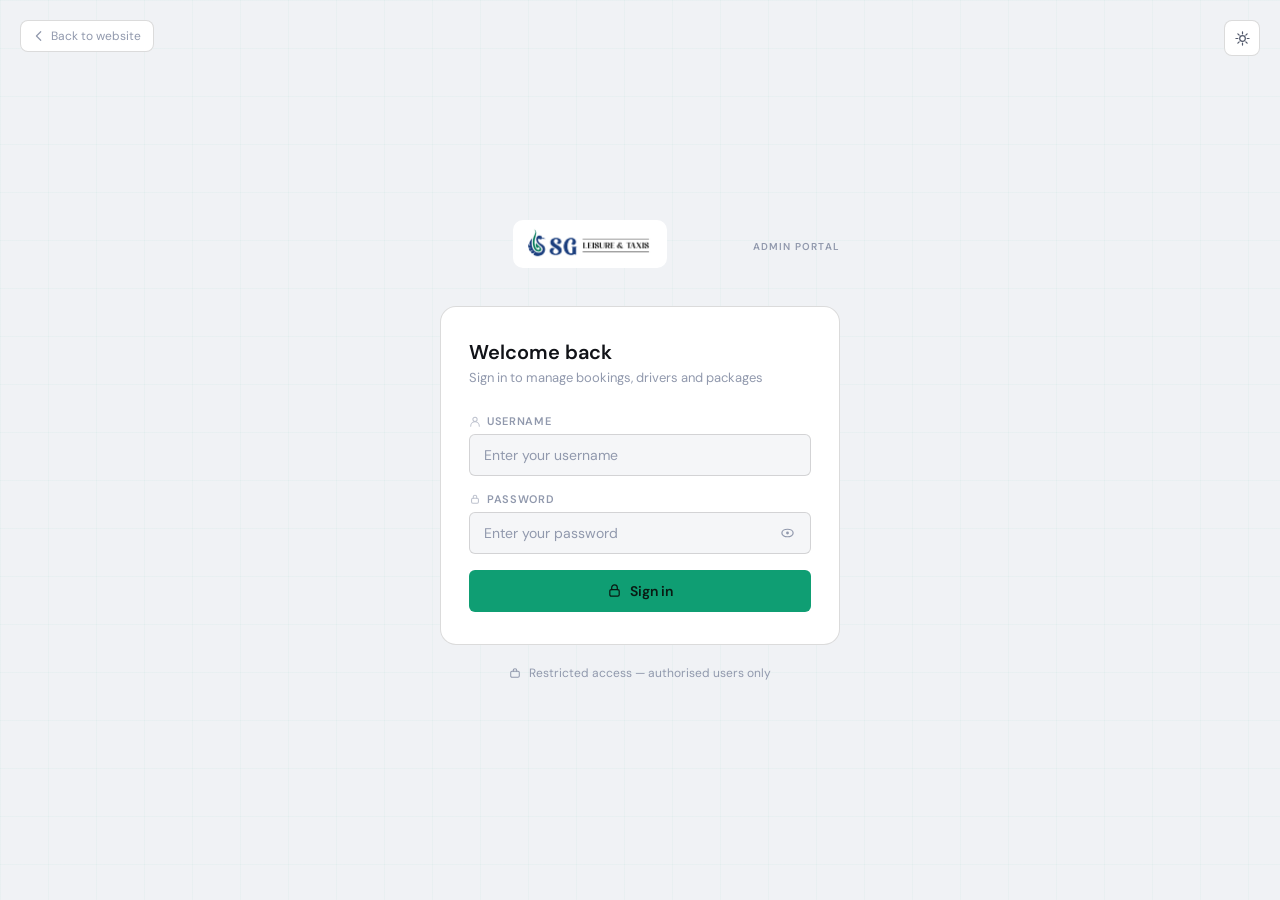
<file: explorewithsg/admin/dashboard.html>
<!DOCTYPE html>
<html lang="en">
<head>
<meta charset="UTF-8">
<meta name="viewport" content="width=device-width, initial-scale=1.0">
<link rel="icon" type="image/x-icon" href="../public/favicon.ico">
<link rel="apple-touch-icon" href="../public/apple-touch-icon.svg">
<link rel="shortcut icon" href="../public/favicon.ico">
<title>Admin — SG Leisure &amp; Taxis</title>
<link href="https://fonts.googleapis.com/css2?family=DM+Sans:wght@300;400;500;600&family=DM+Mono:wght@400;500&display=swap" rel="stylesheet">
<script>
  // Session guard — runs before anything renders
  (function(){
    var s = sessionStorage.getItem('sg_admin_session');
    if (!s) { window.location.replace('index.html'); return; }
    try {
      var d = JSON.parse(s);
      if (Date.now() >= d.expires) { sessionStorage.removeItem('sg_admin_session'); window.location.replace('index.html'); }
    } catch(e) { sessionStorage.removeItem('sg_admin_session'); window.location.replace('index.html'); }
  })();
</script>
<style>
  :root {
    --bg:#0e1117; --surface:#161b25; --surface2:#1d2435; --surface3:#242c3d;
    --border:rgba(255,255,255,0.07); --border2:rgba(255,255,255,0.12);
    --text:#e8eaf0; --text2:#8b92a8; --text3:#555e75;
    --accent:#1db88a; --accent-dim:rgba(29,184,138,0.12); --accent-dim2:rgba(29,184,138,0.06);
    --amber:#f5a623; --amber-dim:rgba(245,166,35,0.12);
    --red:#f05b5b; --red-dim:rgba(240,91,91,0.1);
    --blue:#4a9eff; --blue-dim:rgba(74,158,255,0.1);
    --purple:#9b7fff; --purple-dim:rgba(155,127,255,0.1);
    --sidebar-w:220px; --font:'DM Sans',sans-serif; --mono:'DM Mono',monospace; --r:10px; --r-sm:6px;
  }
  body.light {
    --bg:#f0f2f5; --surface:#fff; --surface2:#f5f6f8; --surface3:#ebedf0;
    --border:rgba(0,0,0,0.07); --border2:rgba(0,0,0,0.13);
    --text:#111318; --text2:#52596b; --text3:#9199ad;
    --accent:#0f9e73; --accent-dim:rgba(15,158,115,0.1); --accent-dim2:rgba(15,158,115,0.05);
    --amber:#c47d0a; --amber-dim:rgba(196,125,10,0.1);
    --red:#d63c3c; --red-dim:rgba(214,60,60,0.08);
    --blue:#2272cc; --blue-dim:rgba(34,114,204,0.1);
    --purple:#6b4fd8; --purple-dim:rgba(107,79,216,0.1);
  }
  body.light .nav-item:hover { background:rgba(0,0,0,0.03); }
  body.light .data-table tr:hover td { background:rgba(0,0,0,0.02); }
  *, *::before, *::after { box-sizing:border-box; margin:0; padding:0; }
  html { font-size:15px; }
  body { font-family:var(--font); background:var(--bg); color:var(--text); min-height:100vh; display:flex; overflow-x:hidden; transition:background .25s,color .25s; }

  /* SIDEBAR */
  .sidebar { width:var(--sidebar-w); min-height:100vh; background:var(--surface); border-right:1px solid var(--border); display:flex; flex-direction:column; position:fixed; left:0; top:0; z-index:100; }
  .sidebar-logo { padding:20px 18px 16px; border-bottom:1px solid var(--border); }
  .logo-mark { display:flex; align-items:center; gap:10px; }
  .logo-icon { width:32px; height:32px; background:var(--accent); border-radius:8px; display:flex; align-items:center; justify-content:center; flex-shrink:0; }
  .logo-icon svg { width:18px; height:18px; }
  .logo-text { font-size:13px; font-weight:600; color:var(--text); line-height:1.2; }
  .logo-sub { font-size:10px; color:var(--text2); font-weight:400; letter-spacing:.04em; margin-top:1px; }
  .nav { padding:12px 0; flex:1; }
  .nav-section { padding:8px 18px 4px; font-size:10px; font-weight:600; color:var(--text3); letter-spacing:.1em; text-transform:uppercase; }
  .nav-item { display:flex; align-items:center; gap:10px; padding:9px 18px; font-size:13px; color:var(--text2); cursor:pointer; border-left:2px solid transparent; transition:all .15s; user-select:none; }
  .nav-item:hover { color:var(--text); background:rgba(255,255,255,0.03); }
  .nav-item.active { color:var(--accent); background:var(--accent-dim2); border-left-color:var(--accent); }
  .nav-item svg { width:15px; height:15px; flex-shrink:0; opacity:.7; }
  .nav-item.active svg { opacity:1; }
  .nav-badge { margin-left:auto; background:var(--red); color:#fff; font-size:10px; font-weight:600; padding:1px 6px; border-radius:20px; min-width:18px; text-align:center; }
  .sidebar-footer { padding:14px 18px; border-top:1px solid var(--border); display:flex; align-items:center; gap:10px; }
  .avatar-sm { width:30px; height:30px; border-radius:50%; background:var(--accent-dim); border:1px solid var(--accent); display:flex; align-items:center; justify-content:center; font-size:11px; font-weight:600; color:var(--accent); flex-shrink:0; }
  .footer-name { font-size:12px; font-weight:500; color:var(--text); }
  .footer-role { font-size:11px; color:var(--text3); }
  .logout-btn { background:none; border:none; cursor:pointer; padding:4px; border-radius:6px; color:var(--text3); transition:color .15s; flex-shrink:0; }
  .logout-btn:hover { color:var(--red); }

  /* MAIN */
  .main { margin-left:var(--sidebar-w); flex:1; display:flex; flex-direction:column; min-height:100vh; }
  .topbar { height:56px; background:var(--surface); border-bottom:1px solid var(--border); display:flex; align-items:center; justify-content:space-between; padding:0 28px; position:sticky; top:0; z-index:50; }
  .page-title { font-size:15px; font-weight:600; color:var(--text); }
  .topbar-right { display:flex; align-items:center; gap:10px; }
  .topbar-date { font-size:12px; color:var(--text3); font-family:var(--mono); }
  .theme-toggle { width:34px; height:34px; border-radius:var(--r-sm); background:var(--surface2); border:1px solid var(--border2); display:flex; align-items:center; justify-content:center; cursor:pointer; transition:all .15s; }
  .theme-toggle:hover { background:var(--surface3); }
  .theme-toggle svg { width:15px; height:15px; color:var(--text2); }
  .icon-moon { display:block; } .icon-sun { display:none; }
  body.light .icon-moon { display:none; } body.light .icon-sun { display:block; }
  .btn { display:inline-flex; align-items:center; gap:6px; font-family:var(--font); font-size:12px; font-weight:500; cursor:pointer; border:none; border-radius:var(--r-sm); padding:7px 14px; transition:all .15s; }
  .btn-accent { background:var(--accent); color:#0a1a13; } .btn-accent:hover { background:#22d19d; }
  .btn-ghost { background:var(--surface2); color:var(--text2); border:1px solid var(--border2); } .btn-ghost:hover { color:var(--text); background:var(--surface3); }
  .btn svg { width:13px; height:13px; }
  .content { padding:28px; flex:1; }

  /* PAGES */
  .page { display:none; }
  .page.active { display:block; animation:fadeIn .18s ease; }
  @keyframes fadeIn { from { opacity:0; transform:translateY(5px); } to { opacity:1; transform:translateY(0); } }

  /* STAT CARDS */
  .stat-grid { display:grid; grid-template-columns:repeat(4,1fr); gap:14px; margin-bottom:24px; }
  .stat-card { background:var(--surface); border:1px solid var(--border); border-radius:var(--r); padding:18px 20px; position:relative; overflow:hidden; }
  .stat-card::before { content:''; position:absolute; top:0; left:0; right:0; height:2px; }
  .stat-card.green::before { background:var(--accent); } .stat-card.amber::before { background:var(--amber); } .stat-card.blue::before { background:var(--blue); }
  .stat-icon { width:36px; height:36px; border-radius:8px; display:flex; align-items:center; justify-content:center; margin-bottom:10px; }
  .stat-icon svg { width:18px; height:18px; }
  .si-green { background:var(--accent-dim); color:var(--accent); } .si-amber { background:var(--amber-dim); color:var(--amber); } .si-blue { background:var(--blue-dim); color:var(--blue); }
  .stat-label { font-size:11px; color:var(--text3); letter-spacing:.05em; text-transform:uppercase; font-weight:500; }
  .stat-val { font-size:28px; font-weight:600; color:var(--text); margin:5px 0 3px; line-height:1; }
  .stat-sub { font-size:11px; color:var(--text2); }
  .stat-sub.up { color:var(--accent); } .stat-sub.warn { color:var(--amber); } .stat-sub.danger { color:var(--red); }

  /* LAYOUTS */
  .grid-2 { display:grid; grid-template-columns:1.5fr 1fr; gap:16px; margin-bottom:16px; }
  .grid-3 { display:grid; grid-template-columns:1fr 1fr 1fr; gap:16px; margin-bottom:16px; }

  /* CARD */
  .card { background:var(--surface); border:1px solid var(--border); border-radius:var(--r); overflow:hidden; margin-bottom:16px; }
  .card-header { padding:14px 18px 12px; border-bottom:1px solid var(--border); display:flex; align-items:center; justify-content:space-between; }
  .card-title { font-size:12px; font-weight:600; color:var(--text2); letter-spacing:.06em; text-transform:uppercase; }

  /* TABLE */
  .data-table { width:100%; border-collapse:collapse; font-size:13px; }
  .data-table th { padding:10px 18px; text-align:left; font-size:10px; font-weight:600; color:var(--text3); letter-spacing:.08em; text-transform:uppercase; border-bottom:1px solid var(--border); background:var(--surface2); }
  .data-table td { padding:11px 18px; border-bottom:1px solid var(--border); color:var(--text2); vertical-align:middle; }
  .data-table tr:last-child td { border-bottom:none; }
  .data-table tr:hover td { background:rgba(255,255,255,0.015); }
  .name-cell { font-weight:500; color:var(--text); }

  /* PILLS */
  .pill { display:inline-flex; align-items:center; gap:4px; font-size:11px; font-weight:500; padding:3px 9px; border-radius:20px; white-space:nowrap; }
  .pill-dot { width:5px; height:5px; border-radius:50%; }
  .pill.green { background:var(--accent-dim); color:var(--accent); } .pill.green .pill-dot { background:var(--accent); }
  .pill.amber { background:var(--amber-dim); color:var(--amber); } .pill.amber .pill-dot { background:var(--amber); }
  .pill.red { background:var(--red-dim); color:var(--red); } .pill.red .pill-dot { background:var(--red); }
  .pill.blue { background:var(--blue-dim); color:var(--blue); } .pill.blue .pill-dot { background:var(--blue); }
  .pill.gray { background:var(--surface3); color:var(--text2); }

  /* AVATARS */
  .avatar { width:32px; height:32px; border-radius:50%; display:flex; align-items:center; justify-content:center; font-size:11px; font-weight:600; flex-shrink:0; }
  .avatar-lg { width:44px; height:44px; border-radius:50%; display:flex; align-items:center; justify-content:center; font-size:14px; font-weight:600; flex-shrink:0; }
  .av-g { background:var(--accent-dim); color:var(--accent); } .av-b { background:var(--blue-dim); color:var(--blue); }
  .av-p { background:var(--purple-dim); color:var(--purple); } .av-a { background:var(--amber-dim); color:var(--amber); } .av-r { background:var(--red-dim); color:var(--red); }
  .name-with-avatar { display:flex; align-items:center; gap:10px; }

  /* AVAILABILITY */
  .avail-tag { display:inline-flex; align-items:center; gap:5px; font-size:11px; padding:3px 8px; border-radius:20px; }
  .avail-tag .dot { width:5px; height:5px; border-radius:50%; }
  .avail-tag.free { background:var(--accent-dim); color:var(--accent); } .avail-tag.free .dot { background:var(--accent); }
  .avail-tag.on_trip { background:var(--amber-dim); color:var(--amber); } .avail-tag.on_trip .dot { background:var(--amber); }
  .avail-tag.off_duty { background:var(--surface3); color:var(--text3); } .avail-tag.off_duty .dot { background:var(--text3); }

  /* TABLE BUTTONS */
  .tbl-btn { font-family:var(--font); font-size:11px; font-weight:500; cursor:pointer; border:1px solid var(--border2); background:transparent; color:var(--text2); padding:4px 10px; border-radius:var(--r-sm); transition:all .12s; }
  .tbl-btn:hover { background:var(--surface2); color:var(--text); }
  .tbl-btn.danger { border-color:rgba(240,91,91,0.3); color:var(--red); } .tbl-btn.danger:hover { background:var(--red-dim); }
  .tbl-btn.accent { border-color:rgba(29,184,138,0.3); color:var(--accent); } .tbl-btn.accent:hover { background:var(--accent-dim); }
  .btn-group { display:flex; gap:5px; }

  /* FILTER BAR */
  .filter-bar { display:flex; align-items:center; gap:10px; padding:14px 18px; border-bottom:1px solid var(--border); flex-wrap:wrap; }
  .search-wrap { position:relative; flex:1; max-width:260px; }
  .search-wrap svg { position:absolute; left:10px; top:50%; transform:translateY(-50%); width:13px; height:13px; color:var(--text3); }
  .search-input { width:100%; background:var(--surface2); border:1px solid var(--border); border-radius:var(--r-sm); color:var(--text); font-family:var(--font); font-size:12px; padding:7px 10px 7px 30px; outline:none; transition:border-color .15s; }
  .search-input:focus { border-color:var(--accent); } .search-input::placeholder { color:var(--text3); }
  .filter-select { background:var(--surface2); border:1px solid var(--border); border-radius:var(--r-sm); color:var(--text2); font-family:var(--font); font-size:12px; padding:7px 10px; outline:none; cursor:pointer; }
  .filter-select option { background:var(--surface2); }

  /* VIEW TOGGLE */
  .view-toggle { display:flex; background:var(--surface2); border:1px solid var(--border2); border-radius:var(--r-sm); overflow:hidden; }
  .view-btn { width:32px; height:32px; display:flex; align-items:center; justify-content:center; cursor:pointer; border:none; background:transparent; color:var(--text3); transition:all .15s; }
  .view-btn:hover { color:var(--text2); }
  .view-btn.active { background:var(--surface); color:var(--accent); box-shadow:inset 0 0 0 1px var(--border2); }
  .view-btn svg { width:14px; height:14px; }

  /* ALERT ROWS */
  .alert-row { display:flex; align-items:flex-start; gap:12px; padding:12px 18px; border-bottom:1px solid var(--border); }
  .alert-row:last-child { border-bottom:none; }
  .alert-text { font-size:13px; color:var(--text); font-weight:500; line-height:1.4; }
  .alert-sub { font-size:11px; color:var(--text3); margin-top:2px; }
  .ci { width:14px; height:14px; flex-shrink:0; margin-top:1px; }
  .ci-red { color:var(--red); } .ci-amber { color:var(--amber); } .ci-green { color:var(--accent); } .ci-blue { color:var(--blue); }

  /* BARS */
  .bar-chart { padding:14px 18px; }
  .bar-row { display:flex; align-items:center; gap:10px; margin-bottom:10px; }
  .bar-row:last-child { margin-bottom:0; }
  .bar-lbl { font-size:12px; color:var(--text2); min-width:80px; }
  .bar-track { flex:1; background:var(--surface2); border-radius:4px; height:7px; overflow:hidden; }
  .bar-fill { height:100%; border-radius:4px; }
  .bar-count { font-size:12px; font-weight:500; color:var(--text); min-width:24px; text-align:right; font-family:var(--mono); }

  /* DRIVER CARDS */
  .driver-cards { display:grid; grid-template-columns:repeat(auto-fill,minmax(240px,1fr)); gap:14px; padding:18px; }
  .driver-card { background:var(--surface2); border:1px solid var(--border); border-radius:var(--r); padding:18px; display:flex; flex-direction:column; gap:12px; }
  .driver-card-top { display:flex; align-items:center; gap:12px; }
  .driver-card-name { font-size:14px; font-weight:600; color:var(--text); }
  .driver-card-phone { font-size:12px; color:var(--text3); font-family:var(--mono); margin-top:1px; }
  .driver-card-divider { border:none; border-top:1px solid var(--border); }
  .driver-card-info { display:grid; grid-template-columns:1fr 1fr; gap:8px; }
  .dci-label { font-size:10px; color:var(--text3); text-transform:uppercase; letter-spacing:.05em; margin-bottom:2px; }
  .dci-val { font-size:12px; font-weight:500; color:var(--text2); }
  .driver-card-footer { display:flex; gap:6px; }

  /* ENQUIRY CARDS */
  .enq-cards { display:grid; grid-template-columns:repeat(auto-fill,minmax(280px,1fr)); gap:14px; padding:18px; }
  .enq-card { background:var(--surface2); border:1px solid var(--border); border-radius:var(--r); padding:16px; display:flex; flex-direction:column; gap:12px; }
  .enq-card-top { display:flex; align-items:flex-start; justify-content:space-between; gap:10px; }
  .enq-card-identity { display:flex; align-items:center; gap:10px; }
  .enq-card-name { font-size:14px; font-weight:600; color:var(--text); }
  .enq-card-phone { font-size:12px; color:var(--text3); font-family:var(--mono); margin-top:1px; }
  .enq-card-meta { display:grid; grid-template-columns:1fr 1fr; gap:8px; }
  .enq-card-footer { display:flex; align-items:center; justify-content:space-between; gap:8px; }

  /* PACKAGES */
  .pkg-grid { display:grid; grid-template-columns:repeat(3,1fr); gap:14px; padding:18px; }
  .pkg-card { background:var(--surface2); border:1px solid var(--border); border-radius:var(--r); display:flex; flex-direction:column; overflow:hidden; }
  .pkg-thumb { height:76px; display:flex; align-items:center; justify-content:center; font-size:28px; position:relative; background:var(--surface3); }
  .pkg-thumb-label { position:absolute; top:8px; left:8px; font-size:10px; font-weight:600; padding:2px 8px; border-radius:20px; }
  .pkg-thumb-label.live { background:var(--accent-dim); color:var(--accent); }
  .pkg-thumb-label.draft { background:var(--surface3); color:var(--text3); border:1px solid var(--border2); }
  .pkg-thumb-label.featured { background:var(--amber-dim); color:var(--amber); }
  .pkg-body { padding:14px; flex:1; display:flex; flex-direction:column; gap:4px; }
  .pkg-name { font-size:14px; font-weight:600; color:var(--text); }
  .pkg-meta { font-size:12px; color:var(--text3); }
  .pkg-price { font-size:13px; font-weight:600; color:var(--accent); margin-top:2px; }
  .pkg-tags { display:flex; flex-wrap:wrap; gap:4px; margin-top:4px; }
  .tag { font-size:10px; padding:2px 7px; border-radius:20px; background:var(--surface3); color:var(--text3); border:1px solid var(--border); }
  .pkg-actions { display:flex; gap:6px; padding:10px 14px; border-top:1px solid var(--border); }
  .pkg-btn { flex:1; font-family:var(--font); font-size:11px; font-weight:500; cursor:pointer; border:1px solid var(--border2); background:transparent; color:var(--text2); padding:6px 0; border-radius:var(--r-sm); transition:all .12s; text-align:center; }
  .pkg-btn:hover { background:var(--surface3); color:var(--text); }
  .pkg-btn.danger { border-color:rgba(240,91,91,0.25); color:var(--red); } .pkg-btn.danger:hover { background:var(--red-dim); }
  .pkg-btn.publish { border-color:rgba(29,184,138,0.3); color:var(--accent); } .pkg-btn.publish:hover { background:var(--accent-dim); }
  .add-pkg-card { background:transparent; border:1px dashed var(--border2); border-radius:var(--r); min-height:200px; display:flex; flex-direction:column; align-items:center; justify-content:center; gap:8px; cursor:pointer; transition:all .15s; }
  .add-pkg-card:hover { border-color:var(--accent); background:var(--accent-dim2); }
  .add-pkg-card:hover span { color:var(--accent); }
  .add-pkg-card span { font-size:12px; color:var(--text3); }
  .add-icon-circle { width:36px; height:36px; border-radius:50%; border:1px solid var(--border2); display:flex; align-items:center; justify-content:center; color:var(--text3); font-size:20px; }
  .add-pkg-card:hover .add-icon-circle { border-color:var(--accent); color:var(--accent); }

  /* TABS */
  .tab-bar { display:flex; border-bottom:1px solid var(--border); padding:0 18px; }
  .tab-item { font-size:12px; font-weight:500; color:var(--text3); padding:11px 16px; cursor:pointer; border-bottom:2px solid transparent; margin-bottom:-1px; transition:all .15s; user-select:none; }
  .tab-item:hover { color:var(--text2); } .tab-item.active { color:var(--accent); border-bottom-color:var(--accent); }

  /* TOGGLES */
  .toggle-row { display:flex; align-items:center; justify-content:space-between; padding:13px 18px; border-bottom:1px solid var(--border); }
  .toggle-row:last-child { border-bottom:none; }
  .tl { font-size:13px; font-weight:500; color:var(--text); }
  .ts { font-size:11px; color:var(--text3); margin-top:2px; }
  .toggle { width:38px; height:22px; border-radius:11px; background:var(--surface3); border:1px solid var(--border2); position:relative; cursor:pointer; flex-shrink:0; transition:background .2s; }
  .toggle.on { background:var(--accent); border-color:var(--accent); }
  .toggle::after { content:''; position:absolute; top:3px; left:3px; width:14px; height:14px; border-radius:50%; background:#fff; transition:transform .2s; }
  .toggle.on::after { transform:translateX(16px); }

  /* MODAL */
  .modal-overlay { display:none; position:fixed; inset:0; background:rgba(0,0,0,0.65); z-index:200; align-items:center; justify-content:center; padding:20px; }
  .modal-overlay.open { display:flex; }
  .modal-box { background:var(--surface); border:1px solid var(--border2); border-radius:14px; padding:28px; width:100%; max-width:520px; max-height:90vh; overflow-y:auto; }
  .modal-title { font-size:16px; font-weight:600; color:var(--text); margin-bottom:20px; }
  .form-grid { display:grid; grid-template-columns:1fr 1fr; gap:14px; }
  .form-full { grid-column:1/-1; }
  .form-group { display:flex; flex-direction:column; gap:5px; }
  .form-label { font-size:11px; font-weight:600; color:var(--text3); letter-spacing:.06em; text-transform:uppercase; }
  .form-input { background:var(--surface2); border:1px solid var(--border2); border-radius:var(--r-sm); color:var(--text); font-family:var(--font); font-size:13px; padding:9px 12px; outline:none; transition:border-color .15s; width:100%; }
  .form-input:focus { border-color:var(--accent); }
  .form-input::placeholder { color:var(--text3); }
  select.form-input { cursor:pointer; } select.form-input option { background:var(--surface2); }
  textarea.form-input { resize:vertical; min-height:80px; }
  .modal-footer { display:flex; justify-content:flex-end; gap:8px; margin-top:22px; padding-top:18px; border-top:1px solid var(--border); }
  .btn-danger { background:var(--red-dim); color:var(--red); border:1px solid rgba(240,91,91,0.3); }
  .btn-danger:hover { background:var(--red); color:#fff; }

  /* LOADING */
  .loading-row { padding:32px; text-align:center; color:var(--text3); font-size:13px; }
  .spin { display:inline-block; width:16px; height:16px; border:2px solid var(--border2); border-top-color:var(--accent); border-radius:50%; animation:spin .6s linear infinite; vertical-align:middle; margin-right:6px; }
  @keyframes spin { to { transform:rotate(360deg); } }

  /* WEEK */
  .week-grid { display:grid; grid-template-columns:repeat(7,1fr); gap:6px; padding:16px 18px; }
  .day-cell { text-align:center; border-radius:var(--r-sm); padding:8px 4px; background:var(--surface2); }
  .day-cell.today { background:var(--accent-dim); border:1px solid rgba(29,184,138,0.3); }
  .day-name { font-size:9px; color:var(--text3); letter-spacing:.05em; text-transform:uppercase; margin-bottom:5px; }
  .day-cell.today .day-name { color:var(--accent); }
  .day-num { font-size:18px; font-weight:600; color:var(--text2); }
  .day-cell.today .day-num { color:var(--accent); }
  .day-cell.future .day-num { color:var(--text3); }

  /* ── RESPONSIVE ── */

  /* Tablet */
  @media (max-width: 1024px) {
    :root { --sidebar-w: 200px; }
    .stat-grid { grid-template-columns: repeat(2,1fr); }
    .grid-2 { grid-template-columns: 1fr; }
    .grid-3 { grid-template-columns: 1fr; }
    .pkg-grid { grid-template-columns: 1fr 1fr; }
    .driver-cards { grid-template-columns: repeat(auto-fill,minmax(200px,1fr)); }
  }

  /* Mobile — hide sidebar, show hamburger */
  @media (max-width: 768px) {
    :root { --sidebar-w: 0px; }

    /* Sidebar becomes a drawer */
    .sidebar {
      transform: translateX(-100%);
      transition: transform .25s ease;
      width: 260px;
      z-index: 300;
    }
    .sidebar.open { transform: translateX(0); }

    /* Overlay behind open sidebar */
    .sidebar-overlay {
      display: none; position: fixed; inset: 0; z-index: 299;
      background: rgba(0,0,0,0.50);
    }
    .sidebar-overlay.open { display: block; }

    /* Hamburger button in topbar */
    .topbar-hamburger {
      display: flex; flex-direction: column; justify-content: center; gap: 5px;
      width: 34px; height: 34px; cursor: pointer; background: var(--surface2);
      border: 1px solid var(--border2); border-radius: var(--r-sm); padding: 7px 8px;
      flex-shrink: 0;
    }
    .topbar-hamburger span {
      display: block; width: 18px; height: 2px;
      background: var(--text2); border-radius: 2px;
    }

    .main { margin-left: 0; }
    .topbar { padding: 0 16px; }
    .content { padding: 16px; }
    .stat-grid { grid-template-columns: 1fr 1fr; gap: 10px; margin-bottom: 16px; }
    .stat-val { font-size: 22px; }
    .grid-2, .grid-3 { grid-template-columns: 1fr; }
    .pkg-grid { grid-template-columns: 1fr; padding: 12px; }
    .driver-cards { grid-template-columns: 1fr; padding: 12px; }
    .enq-cards { grid-template-columns: 1fr; padding: 12px; }
    .filter-bar { padding: 10px 12px; gap: 8px; }
    .search-wrap { max-width: 100%; flex: 1; min-width: 0; }
    .modal-box { padding: 20px 16px; max-height: 95vh; }
    .form-grid { grid-template-columns: 1fr; }
    .topbar-date { display: none; }
    .week-grid { gap: 4px; padding: 12px; }
    .day-num { font-size: 14px; }
    .bar-chart { padding: 10px 12px; }
  }

  /* Small mobile */
  @media (max-width: 480px) {
    .stat-grid { grid-template-columns: 1fr 1fr; gap: 8px; }
    .stat-card { padding: 14px 12px; }
    .stat-val { font-size: 20px; }
    .stat-icon { width: 30px; height: 30px; margin-bottom: 8px; }
    .stat-icon svg { width: 15px; height: 15px; }
    .topbar-hamburger { display: flex !important; }
    .btn svg { display: none; }
  }

  /* Table horizontal scroll on mobile */
  @media (max-width: 768px) {
    .card { overflow: visible; }
    .data-table-wrap { overflow-x: auto; -webkit-overflow-scrolling: touch; }
    .data-table { min-width: 600px; font-size: 12px; }
    .data-table td, .data-table th { padding: 9px 12px; }
  }
</style>
</head>
<body>

<!-- SIDEBAR -->
<nav class="sidebar">
  <div class="sidebar-logo">
    <div style="display:flex;flex-direction:column;gap:6px;align-items:flex-start">
      <img src="logo.png" alt="SG Leisure and Taxis" style="height:36px;width:auto;max-width:160px;object-fit:contain;display:block;background:#fff;border-radius:8px;padding:4px 10px">
      <div style="font-size:9px;font-weight:600;letter-spacing:0.10em;text-transform:uppercase;color:var(--text3)">Admin panel</div>
    </div>
  </div>
  <div class="nav">
    <div class="nav-section" style="margin-top:8px">Overview</div>
    <div class="nav-item active" id="nav-dashboard" onclick="navigate('dashboard',this)">
      <svg viewBox="0 0 16 16" fill="none"><rect x="2" y="2" width="5" height="5" rx="1" fill="currentColor"/><rect x="9" y="2" width="5" height="5" rx="1" fill="currentColor"/><rect x="2" y="9" width="5" height="5" rx="1" fill="currentColor"/><rect x="9" y="9" width="5" height="5" rx="1" fill="currentColor"/></svg>
      Dashboard
    </div>
    <div class="nav-section" style="margin-top:8px">Bookings</div>
    <div class="nav-item" id="nav-enquiries" onclick="navigate('enquiries',this)">
      <svg viewBox="0 0 16 16" fill="none"><rect x="2" y="3" width="12" height="10" rx="1.5" stroke="currentColor" stroke-width="1.2"/><path d="M5 7h6M5 9.5h4" stroke="currentColor" stroke-width="1.2" stroke-linecap="round"/></svg>
      Enquiries
      <span class="nav-badge" id="badge-enq" style="display:none">0</span>
    </div>
    <div class="nav-section" style="margin-top:8px">Manage</div>
    <div class="nav-item" id="nav-drivers" onclick="navigate('drivers',this)">
      <svg viewBox="0 0 16 16" fill="none"><circle cx="8" cy="6" r="3" stroke="currentColor" stroke-width="1.2"/><path d="M2 14c0-3 2.7-5 6-5s6 2 6 5" stroke="currentColor" stroke-width="1.2" stroke-linecap="round"/></svg>
      Drivers
    </div>
    <div class="nav-item" id="nav-packages" onclick="navigate('packages',this)">
      <svg viewBox="0 0 16 16" fill="none"><rect x="2" y="5" width="12" height="8" rx="1.5" stroke="currentColor" stroke-width="1.2"/><path d="M5 5V4a3 3 0 016 0v1" stroke="currentColor" stroke-width="1.2" stroke-linecap="round"/></svg>
      Packages
    </div>
  </div>
  <div class="sidebar-footer">
    <div class="avatar-sm">SG</div>
    <div style="flex:1;min-width:0"><div class="footer-name">Admin</div><div class="footer-role">explorewithsg.com</div></div>
    <button class="logout-btn" onclick="doLogout()" title="Sign out">
      <svg width="15" height="15" viewBox="0 0 16 16" fill="none"><path d="M6 3H3a1 1 0 00-1 1v8a1 1 0 001 1h3M10 5l3 3-3 3M13 8H6" stroke="currentColor" stroke-width="1.3" stroke-linecap="round" stroke-linejoin="round"/></svg>
    </button>
  </div>
</nav>

<!-- SIDEBAR OVERLAY (mobile) -->
<div class="sidebar-overlay" id="sidebar-overlay" onclick="closeSidebar()"></div>

<!-- MAIN -->
<div class="main">
  <div class="topbar">
    <div style="display:flex;align-items:center;gap:12px">
      <div class="topbar-hamburger" id="topbar-hamburger" onclick="toggleSidebar()" style="display:none">
        <span></span><span></span><span></span>
      </div>
      <div class="page-title" id="page-title">Dashboard</div>
    </div>
    <div class="topbar-right">
      <span class="topbar-date" id="live-date"></span>
      <div class="theme-toggle" onclick="doToggleTheme()" title="Toggle theme">
        <svg class="icon-moon" viewBox="0 0 16 16" fill="none"><path d="M13.5 9.5A6 6 0 017 3a6 6 0 100 10 6 6 0 006.5-3.5z" stroke="currentColor" stroke-width="1.3" stroke-linecap="round"/></svg>
        <svg class="icon-sun" viewBox="0 0 16 16" fill="none"><circle cx="8" cy="8" r="3" stroke="currentColor" stroke-width="1.3"/><path d="M8 1v2M8 13v2M1 8h2M13 8h2M3.05 3.05l1.41 1.41M11.54 11.54l1.41 1.41M3.05 12.95l1.41-1.41M11.54 4.46l1.41-1.41" stroke="currentColor" stroke-width="1.3" stroke-linecap="round"/></svg>
      </div>
      <button class="btn btn-accent" onclick="openModal('enq-modal')">
        <svg viewBox="0 0 14 14" fill="none"><path d="M7 2v10M2 7h10" stroke="currentColor" stroke-width="1.5" stroke-linecap="round"/></svg>
        New enquiry
      </button>
    </div>
  </div>

  <div class="content">

    <!-- DASHBOARD -->
    <div class="page active" id="page-dashboard">
      <div class="stat-grid">
        <div class="stat-card green">
          <div class="stat-icon si-green"><svg viewBox="0 0 20 20" fill="none"><rect x="3" y="5" width="14" height="11" rx="2" stroke="currentColor" stroke-width="1.6"/><path d="M3 8h14M7 5V3M13 5V3" stroke="currentColor" stroke-width="1.6" stroke-linecap="round"/></svg></div>
          <div class="stat-label">Open enquiries</div>
          <div class="stat-val" id="s-open">—</div>
          <div class="stat-sub warn" id="s-open-sub"></div>
        </div>
        <div class="stat-card amber">
          <div class="stat-icon si-amber"><svg viewBox="0 0 20 20" fill="none"><circle cx="10" cy="8" r="3.5" stroke="currentColor" stroke-width="1.6"/><path d="M3 17c0-3.5 3.1-6 7-6s7 2.5 7 6" stroke="currentColor" stroke-width="1.6" stroke-linecap="round"/></svg></div>
          <div class="stat-label">Drivers available</div>
          <div class="stat-val" id="s-drivers">—</div>
          <div class="stat-sub" id="s-drivers-sub"></div>
        </div>
        <div class="stat-card blue">
          <div class="stat-icon si-blue"><svg viewBox="0 0 20 20" fill="none"><path d="M4 10h12M10 4l6 6-6 6" stroke="currentColor" stroke-width="1.6" stroke-linecap="round" stroke-linejoin="round"/></svg></div>
          <div class="stat-label">Live packages</div>
          <div class="stat-val" id="s-pkgs">—</div>
          <div class="stat-sub" id="s-pkgs-sub"></div>
        </div>
        <div class="stat-card green">
          <div class="stat-icon si-green"><svg viewBox="0 0 20 20" fill="none"><path d="M10 3v14M3 10h14" stroke="currentColor" stroke-width="1.6" stroke-linecap="round"/><circle cx="10" cy="10" r="7" stroke="currentColor" stroke-width="1.6"/></svg></div>
          <div class="stat-label">Confirmed this month</div>
          <div class="stat-val" id="s-confirmed">—</div>
          <div class="stat-sub up" id="s-confirmed-sub"></div>
        </div>
      </div>

      <div class="grid-2">
        <div class="card">
          <div class="card-header">
            <span class="card-title">Recent enquiries</span>
            <button class="btn btn-ghost" onclick="navigate('enquiries',document.getElementById('nav-enquiries'))">View all</button>
          </div>
          <div id="dash-enq"><div class="loading-row"><span class="spin"></span>Loading…</div></div>
        </div>
        <div style="display:flex;flex-direction:column;gap:16px">
          <div class="card">
            <div class="card-header"><span class="card-title">Drivers today</span></div>
            <div id="dash-drivers"><div class="loading-row"><span class="spin"></span>Loading…</div></div>
          </div>
          <div class="card">
            <div class="card-header"><span class="card-title">Trips this week</span></div>
            <div class="week-grid" id="week-grid"></div>
          </div>
        </div>
      </div>

      <div class="grid-2">
        <div class="card">
          <div class="card-header">
            <span class="card-title">Live packages</span>
            <button class="btn btn-ghost" onclick="navigate('packages',document.getElementById('nav-packages'))">Manage</button>
          </div>
          <div id="dash-pkgs"><div class="loading-row"><span class="spin"></span>Loading…</div></div>
        </div>
        <div class="card">
          <div class="card-header"><span class="card-title">Enquiries by service</span></div>
          <div class="bar-chart" id="dash-bars"><div class="loading-row"><span class="spin"></span>Loading…</div></div>
        </div>
      </div>
    </div>

    <!-- ENQUIRIES -->
    <div class="page" id="page-enquiries">
      <div class="card">
        <div class="filter-bar">
          <div class="search-wrap">
            <svg viewBox="0 0 14 14" fill="none"><circle cx="6" cy="6" r="4" stroke="currentColor" stroke-width="1.2"/><path d="M10 10l2 2" stroke="currentColor" stroke-width="1.2" stroke-linecap="round"/></svg>
            <input class="search-input" type="text" id="enq-search" placeholder="Search name or phone…" oninput="renderEnqPage()">
          </div>
          <select class="filter-select" id="enq-fstatus" onchange="renderEnqPage()">
            <option value="">All statuses</option>
            <option value="new">New</option>
            <option value="in_progress">In progress</option>
            <option value="confirmed">Confirmed</option>
            <option value="closed">Closed</option>
          </select>
          <select class="filter-select" id="enq-ftype" onchange="renderEnqPage()">
            <option value="">All services</option>
            <option value="travel">Travel</option>
            <option value="corporate">Corporate</option>
            <option value="custom">Custom</option>
          </select>
          <div style="margin-left:auto;display:flex;gap:8px;align-items:center">
            <div class="view-toggle">
              <button class="view-btn active" id="ev-list" onclick="setEnqView('list')" title="List">
                <svg viewBox="0 0 14 14" fill="none"><rect x="2" y="3" width="10" height="1.5" rx=".75" fill="currentColor"/><rect x="2" y="6.25" width="10" height="1.5" rx=".75" fill="currentColor"/><rect x="2" y="9.5" width="10" height="1.5" rx=".75" fill="currentColor"/></svg>
              </button>
              <button class="view-btn" id="ev-card" onclick="setEnqView('card')" title="Cards">
                <svg viewBox="0 0 14 14" fill="none"><rect x="2" y="2" width="4" height="4" rx="1" fill="currentColor"/><rect x="8" y="2" width="4" height="4" rx="1" fill="currentColor"/><rect x="2" y="8" width="4" height="4" rx="1" fill="currentColor"/><rect x="8" y="8" width="4" height="4" rx="1" fill="currentColor"/></svg>
              </button>
            </div>
            <button class="btn btn-accent" onclick="openEnqModal()">
              <svg viewBox="0 0 14 14" fill="none"><path d="M7 2v10M2 7h10" stroke="currentColor" stroke-width="1.5" stroke-linecap="round"/></svg>Add
            </button>
          </div>
        </div>
        <div id="enq-list-view"><div class="loading-row"><span class="spin"></span>Loading…</div></div>
        <div id="enq-card-view" style="display:none"><div class="loading-row"><span class="spin"></span>Loading…</div></div>
      </div>
    </div>

    <!-- DRIVERS -->
    <div class="page" id="page-drivers">
      <div class="card">
        <div class="filter-bar">
          <div class="search-wrap">
            <svg viewBox="0 0 14 14" fill="none"><circle cx="6" cy="6" r="4" stroke="currentColor" stroke-width="1.2"/><path d="M10 10l2 2" stroke="currentColor" stroke-width="1.2" stroke-linecap="round"/></svg>
            <input class="search-input" type="text" id="drv-search" placeholder="Search driver or car…" oninput="renderDrvPage()">
          </div>
          <select class="filter-select" id="drv-favail" onchange="renderDrvPage()">
            <option value="">All availability</option>
            <option value="free">Free</option>
            <option value="on_trip">On trip</option>
            <option value="off_duty">Off duty</option>
          </select>
          <div style="margin-left:auto;display:flex;gap:8px;align-items:center">
            <div class="view-toggle">
              <button class="view-btn active" id="dv-list" onclick="setDrvView('list')" title="List">
                <svg viewBox="0 0 14 14" fill="none"><rect x="2" y="3" width="10" height="1.5" rx=".75" fill="currentColor"/><rect x="2" y="6.25" width="10" height="1.5" rx=".75" fill="currentColor"/><rect x="2" y="9.5" width="10" height="1.5" rx=".75" fill="currentColor"/></svg>
              </button>
              <button class="view-btn" id="dv-card" onclick="setDrvView('card')" title="Cards">
                <svg viewBox="0 0 14 14" fill="none"><rect x="2" y="2" width="4" height="4" rx="1" fill="currentColor"/><rect x="8" y="2" width="4" height="4" rx="1" fill="currentColor"/><rect x="2" y="8" width="4" height="4" rx="1" fill="currentColor"/><rect x="8" y="8" width="4" height="4" rx="1" fill="currentColor"/></svg>
              </button>
            </div>
            <button class="btn btn-accent" onclick="openDrvModal()">
              <svg viewBox="0 0 14 14" fill="none"><path d="M7 2v10M2 7h10" stroke="currentColor" stroke-width="1.5" stroke-linecap="round"/></svg>Add driver
            </button>
          </div>
        </div>
        <div id="drv-list-view"><div class="loading-row"><span class="spin"></span>Loading…</div></div>
        <div id="drv-card-view" style="display:none"><div class="loading-row"><span class="spin"></span>Loading…</div></div>
      </div>
    </div>

    <!-- PACKAGES -->
    <div class="page" id="page-packages">
      <div class="card">
        <div class="tab-bar">
          <div class="tab-item active" id="ptab-travel" onclick="switchPkgTab('travel',this)">Travel packages</div>
          <div class="tab-item" id="ptab-corporate" onclick="switchPkgTab('corporate',this)">Corporate plans</div>
          <div class="tab-item" id="ptab-settings" onclick="switchPkgTab('settings',this)">Visibility settings</div>
        </div>
        <div id="pkg-travel"><div class="loading-row"><span class="spin"></span>Loading…</div></div>
        <div id="pkg-corporate" style="display:none"><div class="loading-row"><span class="spin"></span>Loading…</div></div>
        <div id="pkg-settings" style="display:none;padding:8px 0 4px">
          <div class="toggle-row"><div><div class="tl">Show travel packages on website</div><div class="ts">Group trip packages visible on homepage</div></div><div class="toggle on" onclick="this.classList.toggle('on')"></div></div>
          <div class="toggle-row"><div><div class="tl">Show corporate plans on website</div><div class="ts">B2B taxi plans visible on homepage</div></div><div class="toggle on" onclick="this.classList.toggle('on')"></div></div>
          <div class="toggle-row"><div><div class="tl">Show "Build custom trip" option</div><div class="ts">Lets users request a custom itinerary</div></div><div class="toggle on" onclick="this.classList.toggle('on')"></div></div>
          <div class="toggle-row"><div><div class="tl">Show pricing on package cards</div><div class="ts">Hide if you prefer to quote individually</div></div><div class="toggle on" onclick="this.classList.toggle('on')"></div></div>
          <div class="toggle-row"><div><div class="tl">Show WhatsApp enquiry button</div><div class="ts">Floating button on all package pages</div></div><div class="toggle on" onclick="this.classList.toggle('on')"></div></div>
          <div style="padding:14px 18px;display:flex;justify-content:flex-end;gap:8px;border-top:1px solid var(--border)">
            <button class="btn btn-ghost">Discard</button>
            <button class="btn btn-accent">Save settings</button>
          </div>
        </div>
      </div>
    </div>

  </div>
</div>

<!-- MODALS -->
<div class="modal-overlay" id="enq-modal">
  <div class="modal-box">
    <div class="modal-title" id="enq-modal-title">New enquiry</div>
    <div class="form-grid">
      <div class="form-group"><label class="form-label">Customer name</label><input class="form-input" id="f-ename" type="text" placeholder="Full name"></div>
      <div class="form-group"><label class="form-label">Phone / WhatsApp</label><input class="form-input" id="f-ephone" type="tel" placeholder="+91 …"></div>
      <div class="form-group"><label class="form-label">Service type</label>
        <select class="form-input" id="f-etype">
          <option value="travel">Travel package</option>
          <option value="corporate">Corporate taxi</option>
          <option value="custom">Custom trip</option>
        </select>
      </div>
      <div class="form-group"><label class="form-label">Destination</label><input class="form-input" id="f-edest" type="text" placeholder="e.g. Ooty"></div>
      <div class="form-group"><label class="form-label">Travel date</label><input class="form-input" id="f-edate" type="date"></div>
      <div class="form-group"><label class="form-label">Group size</label><input class="form-input" id="f-epax" type="number" placeholder="e.g. 6" min="1"></div>
      <div class="form-group form-full"><label class="form-label">Notes</label><textarea class="form-input" id="f-enotes" placeholder="Any special requirements…"></textarea></div>
    </div>
    <div class="modal-footer">
      <button class="btn btn-ghost" onclick="closeModal('enq-modal')">Cancel</button>
      <button class="btn btn-accent" onclick="saveEnquiry()">Save enquiry</button>
    </div>
  </div>
</div>

<div class="modal-overlay" id="assign-modal">
  <div class="modal-box" style="max-width:420px">
    <div class="modal-title">Assign driver</div>
    <div class="form-grid">
      <div class="form-group form-full"><label class="form-label">Select driver</label>
        <select class="form-input" id="f-assign-driver"><option value="">Choose available driver…</option></select>
      </div>
      <div class="form-group form-full"><label class="form-label">Notes for driver (optional)</label>
        <textarea class="form-input" id="f-assign-notes" placeholder="Pickup instructions, customer contact…"></textarea>
      </div>
    </div>
    <div class="modal-footer">
      <button class="btn btn-ghost" onclick="closeModal('assign-modal')">Cancel</button>
      <button class="btn btn-accent" onclick="doAssign()">Confirm assignment</button>
    </div>
  </div>
</div>

<div class="modal-overlay" id="drv-modal">
  <div class="modal-box">
    <div class="modal-title" id="drv-modal-title">Add new driver</div>
    <div class="form-grid">
      <div class="form-group form-full"><label class="form-label">Full name</label><input class="form-input" id="f-dname" type="text" placeholder="e.g. Suresh Kumar"></div>
      <div class="form-group"><label class="form-label">Phone number</label><input class="form-input" id="f-dphone" type="tel" placeholder="+91 98400 00000"></div>
      <div class="form-group"><label class="form-label">WhatsApp</label><input class="form-input" id="f-dwhatsapp" type="tel" placeholder="Same as phone?"></div>
      <div class="form-group"><label class="form-label">Vehicle model</label><input class="form-input" id="f-dvehicle" type="text" placeholder="e.g. Toyota Innova Crysta"></div>
      <div class="form-group"><label class="form-label">Registration number</label><input class="form-input" id="f-dreg" type="text" placeholder="e.g. TN 09 AB 1234"></div>
      <div class="form-group"><label class="form-label">Seats</label><input class="form-input" id="f-dseats" type="number" placeholder="e.g. 7" min="1" max="50"></div>
      <div class="form-group"><label class="form-label">Vehicle type</label>
        <select class="form-input" id="f-dvtype">
          <option value="SUV">SUV / Innova</option><option value="Sedan">Sedan</option>
          <option value="MPV">MPV</option><option value="Tempo">Tempo Traveller</option><option value="Mini bus">Mini bus</option>
        </select>
      </div>
      <div class="form-group"><label class="form-label">Availability</label>
        <select class="form-input" id="f-davail">
          <option value="free">Free</option><option value="on_trip">On trip</option><option value="off_duty">Off duty</option>
        </select>
      </div>
      <div class="form-group form-full"><label class="form-label">Notes (optional)</label><textarea class="form-input" id="f-dnotes" placeholder="Any notes about this driver…"></textarea></div>
    </div>
    <div class="modal-footer">
      <button class="btn btn-ghost" onclick="closeModal('drv-modal')">Cancel</button>
      <button class="btn btn-accent" onclick="saveDriver()">Save driver</button>
    </div>
  </div>
</div>

<div class="modal-overlay" id="pkg-modal">
  <div class="modal-box">
    <div class="modal-title" id="pkg-modal-title">Add package</div>
    <div class="form-grid">
      <div class="form-group form-full"><label class="form-label">Package name</label><input class="form-input" id="f-pname" type="text" placeholder="e.g. Ooty 3-day getaway"></div>
      <div class="form-group"><label class="form-label">Type</label>
        <select class="form-input" id="f-ptype">
          <option value="travel">Travel package</option><option value="corporate">Corporate plan</option>
        </select>
      </div>
      <div class="form-group"><label class="form-label">Price (₹)</label><input class="form-input" id="f-pprice" type="text" placeholder="e.g. 4500"></div>
      <div class="form-group"><label class="form-label">Duration</label><input class="form-input" id="f-pduration" type="text" placeholder="e.g. 3 days · 2 nights"></div>
      <div class="form-group"><label class="form-label">Max group size</label><input class="form-input" id="f-ppax" type="number" placeholder="e.g. 8" min="1"></div>
      <div class="form-group"><label class="form-label">Status</label>
        <select class="form-input" id="f-plive">
          <option value="false">Save as draft</option><option value="true">Publish now</option>
        </select>
      </div>
      <div class="form-group form-full"><label class="form-label">Description</label><textarea class="form-input" id="f-pdesc" placeholder="What's included — destinations, meals, vehicle type…"></textarea></div>
      <div class="form-group form-full"><label class="form-label">Tags (comma separated)</label><input class="form-input" id="f-ptags" type="text" placeholder="e.g. Hill station, Meals included, Group friendly"></div>
      <div class="form-group"><label class="form-label">Featured</label>
        <select class="form-input" id="f-pfeatured">
          <option value="false">No</option><option value="true">Yes — show at top</option>
        </select>
      </div>
      <div class="form-group form-full">
        <label class="form-label">Package image</label>
        <div style="display:flex;gap:8px;align-items:center">
          <input class="form-input" id="f-pimage" type="text" placeholder="Paste image URL, or upload →" oninput="previewPkgImage(this.value)" style="flex:1">
          <label style="cursor:pointer;flex-shrink:0" class="btn btn-ghost">
            <svg viewBox="0 0 14 14" fill="none"><path d="M7 1v8M4 4l3-3 3 3M1 10v1a2 2 0 002 2h8a2 2 0 002-2v-1" stroke="currentColor" stroke-width="1.3" stroke-linecap="round" stroke-linejoin="round"/></svg>
            Upload
            <input type="file" id="f-pimage-file" accept="image/*" style="display:none" onchange="handlePkgImageUpload(this)">
          </label>
        </div>
        <div id="f-pimage-preview-wrap" style="display:none;margin-top:8px;border-radius:8px;overflow:hidden;height:140px;background:var(--surface2)">
          <img id="f-pimage-preview" src="" alt="Preview" style="width:100%;height:100%;object-fit:cover">
        </div>
      </div>
    </div>
    <div class="modal-footer">
      <button class="btn btn-ghost" onclick="closeModal('pkg-modal')">Cancel</button>
      <button class="btn btn-accent" onclick="savePackage()">Save package</button>
    </div>
  </div>
</div>

<div class="modal-overlay" id="confirm-modal">
  <div class="modal-box" style="max-width:360px">
    <div class="modal-title" style="font-size:15px">Are you sure?</div>
    <div style="font-size:14px;color:var(--text2);line-height:1.6;margin-bottom:20px" id="confirm-msg">This cannot be undone.</div>
    <div style="display:flex;justify-content:flex-end;gap:8px">
      <button class="btn btn-ghost" onclick="closeModal('confirm-modal')">Cancel</button>
      <button class="btn btn-danger" id="confirm-btn">Yes, remove</button>
    </div>
  </div>
</div>

<script>
// ── SUPABASE CONFIG ──
const SB_URL = 'https://jcqwjeovewremimcrghn.supabase.co';
const SB_KEY = 'eyJhbGciOiJIUzI1NiIsInR5cCI6IkpXVCJ9.eyJpc3MiOiJzdXBhYmFzZSIsInJlZiI6ImpjcXdqZW92ZXdyZW1pbWNyZ2huIiwicm9sZSI6ImFub24iLCJpYXQiOjE3NzU3MjgxMjYsImV4cCI6MjA5MTMwNDEyNn0.4woramGjqkSkHloSfKepsNB3TgJRLI7hRg7Xxge-X0s';
const H = { 'apikey': SB_KEY, 'Authorization': 'Bearer ' + SB_KEY, 'Content-Type': 'application/json', 'Prefer': 'return=representation' };

async function dbGet(table, select, filters, order) {
  // Build URL without encoding the select string — PostgREST needs raw syntax
  let url = SB_URL + '/rest/v1/' + table + '?select=' + select;
  if (filters) filters.forEach(f => url += '&' + f);
  if (order)   url += '&order=' + order;
  const r = await fetch(url, { headers: H });
  if (!r.ok) throw new Error((await r.json().catch(()=>({}))).message || r.statusText);
  return r.json();
}
async function dbInsert(table, data) {
  const r = await fetch(SB_URL + '/rest/v1/' + table, { method:'POST', headers:H, body:JSON.stringify(data) });
  if (!r.ok) throw new Error((await r.json().catch(()=>({}))).message || r.statusText);
  return r.json();
}
async function dbUpdate(table, id, data) {
  const r = await fetch(SB_URL + '/rest/v1/' + table + '?id=eq.' + id, { method:'PATCH', headers:H, body:JSON.stringify(data) });
  if (!r.ok) throw new Error((await r.json().catch(()=>({}))).message || r.statusText);
  return r.json();
}
async function dbDelete(table, id) {
  const r = await fetch(SB_URL + '/rest/v1/' + table + '?id=eq.' + id, { method:'DELETE', headers: { 'apikey':SB_KEY, 'Authorization':'Bearer '+SB_KEY } });
  if (!r.ok) throw new Error((await r.json().catch(()=>({}))).message || r.statusText);
}

// ── STATE ──
let ENQ = [], DRV = [], PKG = [];
let editEnqId = null, editDrvId = null, editPkgId = null, assignEnqId = null;

// ── HELPERS ──
const AVC = ['av-g','av-b','av-p','av-a','av-r'];
function avc(s) { let h=0; for(let c of s) h=(h*31+c.charCodeAt(0))%AVC.length; return AVC[h]; }
function ini(n) { return n.split(' ').slice(0,2).map(w=>w[0]).join('').toUpperCase(); }
function fdt(d) { return d ? new Date(d).toLocaleDateString('en-IN',{day:'numeric',month:'short',year:'numeric'}) : '—'; }
function ago(t) { const s=(Date.now()-new Date(t))/1e3; if(s<3600)return Math.floor(s/60)+'m ago'; if(s<86400)return Math.floor(s/3600)+'h ago'; return Math.floor(s/86400)+'d ago'; }
function sPill(s) {
  const c={new:'amber',in_progress:'blue',confirmed:'green',closed:'gray'};
  const l={new:'New',in_progress:'In progress',confirmed:'Confirmed',closed:'Closed'};
  return `<span class="pill ${c[s]||'gray'}"><span class="pill-dot"></span>${l[s]||s}</span>`;
}
function aTag(a) {
  const l={free:'Free',on_trip:'On trip',off_duty:'Off duty'};
  return `<span class="avail-tag ${a}"><span class="dot"></span>${l[a]||a}</span>`;
}
function sOpts(cur) {
  return [['new','New'],['in_progress','In progress'],['confirmed','Confirmed'],['closed','Closed']]
    .map(([v,l])=>`<option value="${v}"${cur===v?' selected':''}>${l}</option>`).join('');
}
function toast(msg, ok=true) {
  let t = document.getElementById('_toast');
  if (!t) { t=document.createElement('div'); t.id='_toast'; Object.assign(t.style,{position:'fixed',bottom:'24px',right:'24px',zIndex:'9999',padding:'10px 18px',borderRadius:'8px',fontSize:'13px',fontWeight:'500',fontFamily:'var(--font)',transition:'opacity .3s'}); document.body.appendChild(t); }
  t.textContent=msg; t.style.background=ok?'var(--accent)':'var(--red)'; t.style.color=ok?'#0a1a13':'#fff'; t.style.opacity='1';
  clearTimeout(t._t); t._t=setTimeout(()=>t.style.opacity='0',3000);
}
function set(id,v) { const e=document.getElementById(id); if(e) e.textContent=v; }
function html(id,v) { const e=document.getElementById(id); if(e) e.innerHTML=v; }
function spin(id) { html(id,'<div class="loading-row"><span class="spin"></span>Loading…</div>'); }

// ── LOAD ──
async function loadAll() {
  try {
    const [e,d,p] = await Promise.all([
      dbGet('enquiries', '*,driver:driver_id(name,vehicle_model)', null, 'created_at.desc'),
      dbGet('drivers',   '*',                                      null, 'name.asc'),
      dbGet('packages',  '*',                                      null, 'created_at.desc'),
    ]);
    ENQ=e||[]; DRV=d||[]; PKG=p||[];
  } catch(err) {
    toast('Could not connect to database: '+err.message, false);
    console.error(err);
  }
  updateBadge();
  renderDash();
  renderEnqPage();
  renderDrvPage();
  renderPkgSection('travel');
}

function updateBadge() {
  const n = ENQ.filter(e=>e.status==='new').length;
  const b = document.getElementById('badge-enq');
  b.textContent = n; b.style.display = n>0?'':'none';
}

// ── DASHBOARD ──
function renderDash() {
  const open = ENQ.filter(e=>['new','in_progress'].includes(e.status)).length;
  const newN = ENQ.filter(e=>e.status==='new').length;
  const freeD = DRV.filter(d=>d.availability==='free').length;
  const liveP = PKG.filter(p=>p.is_live).length;
  const mon = new Date().getMonth();
  const conf = ENQ.filter(e=>e.status==='confirmed'&&new Date(e.created_at).getMonth()===mon).length;

  set('s-open',open); set('s-open-sub',newN+' unanswered');
  set('s-drivers',freeD+' / '+DRV.length); set('s-drivers-sub',(DRV.length-freeD)+' on trip');
  set('s-pkgs',liveP); set('s-pkgs-sub',(PKG.length-liveP)+' drafts');
  set('s-confirmed',conf); set('s-confirmed-sub','this month');

  html('dash-enq', ENQ.length===0
    ? '<div class="loading-row">No enquiries yet.</div>'
    : `<div class="data-table-wrap"><table class="data-table"><thead><tr><th>Customer</th><th>Service</th><th>Date</th><th>Status</th><th>Driver</th></tr></thead><tbody>
    ${ENQ.slice(0,6).map(e=>`<tr>
      <td><div class="name-with-avatar"><div class="avatar ${avc(e.customer_name)}">${ini(e.customer_name)}</div>
      <div><div class="name-cell">${e.customer_name}</div><div style="font-size:11px;color:var(--text3)">${e.customer_phone}</div></div></div></td>
      <td style="font-size:12px;text-transform:capitalize">${e.service_type}${e.destination?' · '+e.destination:''}</td>
      <td style="font-size:12px">${fdt(e.travel_date)}</td>
      <td>${sPill(e.status)}</td>
      <td style="font-size:12px;color:var(--text2)">${e.driver?.name||'—'}</td>
    </tr>`).join('')}</tbody></table></div>`
  );

  html('dash-drivers', DRV.length===0
    ? '<div class="loading-row">No drivers yet.</div>'
    : `<div class="data-table-wrap"><table class="data-table"><tbody>
    ${DRV.map(d=>`<tr>
      <td><div class="name-with-avatar"><div class="avatar ${avc(d.name)}">${ini(d.name)}</div><div class="name-cell">${d.name}</div></div></td>
      <td style="font-size:11px;color:var(--text3)">${d.vehicle_model} · ${d.seats} seats</td>
      <td>${aTag(d.availability)}</td>
    </tr>`).join('')}</tbody></table></div>`
  );

  // Week grid
  const days=['Mon','Tue','Wed','Thu','Fri','Sat','Sun'];
  const today=new Date().getDay(); // 0=Sun
  const todayIdx=today===0?6:today-1;
  const counts=[4,7,3,6,5,8,2];
  html('week-grid', days.map((d,i)=>`
    <div class="day-cell${i===todayIdx?' today':i>todayIdx?' future':''}">
      <div class="day-name">${d}</div>
      <div class="day-num">${counts[i]}</div>
    </div>`).join('')
  );

  // Bars
  const t=ENQ.filter(e=>e.service_type==='travel').length;
  const c=ENQ.filter(e=>e.service_type==='corporate').length;
  const x=ENQ.filter(e=>e.service_type==='custom').length;
  const m=Math.max(t,c,x,1);
  html('dash-bars',`
    <div class="bar-row"><span class="bar-lbl">Travel</span><div class="bar-track"><div class="bar-fill" style="width:${t/m*100}%;background:var(--accent)"></div></div><span class="bar-count">${t}</span></div>
    <div class="bar-row"><span class="bar-lbl">Corporate</span><div class="bar-track"><div class="bar-fill" style="width:${c/m*100}%;background:var(--blue)"></div></div><span class="bar-count">${c}</span></div>
    <div class="bar-row"><span class="bar-lbl">Custom</span><div class="bar-track"><div class="bar-fill" style="width:${x/m*100}%;background:var(--purple)"></div></div><span class="bar-count">${x}</span></div>`
  );

  // Live packages
  const live=PKG.filter(p=>p.is_live).slice(0,5);
  html('dash-pkgs', live.length===0
    ? '<div class="loading-row">No live packages. Go to Packages to publish some.</div>'
    : `<div class="data-table-wrap"><table class="data-table"><thead><tr><th>Name</th><th>Type</th><th>Price</th><th>Max pax</th></tr></thead><tbody>
    ${live.map(p=>`<tr>
      <td class="name-cell">${p.name}</td>
      <td style="text-transform:capitalize;font-size:12px">${p.type}</td>
      <td style="color:var(--accent);font-weight:500">₹${Number(p.price).toLocaleString('en-IN')}</td>
      <td style="font-size:12px">${p.max_pax||'—'} pax</td>
    </tr>`).join('')}</tbody></table></div>`
  );
}

// ── ENQUIRIES ──
function filteredEnq() {
  const q=(document.getElementById('enq-search')?.value||'').toLowerCase();
  const st=document.getElementById('enq-fstatus')?.value||'';
  const ty=document.getElementById('enq-ftype')?.value||'';
  return ENQ.filter(e=>
    (!q||e.customer_name.toLowerCase().includes(q)||e.customer_phone.includes(q))&&
    (!st||e.status===st)&&(!ty||e.service_type===ty)
  );
}

function renderEnqPage() {
  const data=filteredEnq();
  const empty='<div class="loading-row">No enquiries match your filters.</div>';

  html('enq-list-view', data.length===0 ? empty :
    `<div class="data-table-wrap"><table class="data-table"><thead><tr><th>Customer</th><th>Service</th><th>Date</th><th>Group</th><th>Received</th><th>Status</th><th>Driver</th><th>Actions</th></tr></thead><tbody>
    ${data.map(e=>`<tr>
      <td><div class="name-with-avatar"><div class="avatar ${avc(e.customer_name)}">${ini(e.customer_name)}</div>
      <div><div class="name-cell">${e.customer_name}</div><div style="font-size:11px;color:var(--text3)">${e.customer_phone}</div></div></div></td>
      <td style="font-size:12px;text-transform:capitalize">${e.service_type}${e.destination?' · '+e.destination:''}</td>
      <td style="font-size:12px">${fdt(e.travel_date)}</td>
      <td style="font-size:12px">${e.group_size||'—'} pax</td>
      <td style="font-size:11px;color:var(--text3)">${ago(e.created_at)}</td>
      <td><select class="filter-select" style="font-size:11px;padding:4px 8px" onchange="updateEnqStatus('${e.id}',this.value)">${sOpts(e.status)}</select></td>
      <td style="font-size:12px;color:var(--text2)">${e.driver?.name||'—'}</td>
      <td><div class="btn-group">
        ${!e.driver_id?`<button class="tbl-btn accent" onclick="openAssign('${e.id}')">Assign</button>`:''}
        <button class="tbl-btn" onclick="openEnqModal('${e.id}')">Edit</button>
        <button class="tbl-btn danger" onclick="confirmDo('Delete this enquiry?',()=>delEnq('${e.id}'))">Delete</button>
      </div></td>
    </tr>`).join('')}</tbody></table></div>`
  );

  html('enq-card-view', data.length===0 ? empty :
    `<div class="enq-cards">${data.map(e=>`
    <div class="enq-card">
      <div class="enq-card-top">
        <div class="enq-card-identity">
          <div class="avatar ${avc(e.customer_name)}">${ini(e.customer_name)}</div>
          <div><div class="enq-card-name">${e.customer_name}</div><div class="enq-card-phone">${e.customer_phone}</div></div>
        </div>
        <span class="pill gray">${ago(e.created_at)}</span>
      </div>
      <hr style="border:none;border-top:1px solid var(--border)">
      <div class="enq-card-meta">
        <div><div class="dci-label">Service</div><div class="dci-val" style="text-transform:capitalize">${e.service_type}${e.destination?' · '+e.destination:''}</div></div>
        <div><div class="dci-label">Date</div><div class="dci-val">${fdt(e.travel_date)}</div></div>
        <div><div class="dci-label">Group</div><div class="dci-val">${e.group_size||'—'} pax</div></div>
        <div><div class="dci-label">Driver</div><div class="dci-val" style="color:${e.driver?.name?'var(--text2)':'var(--text3)'}">${e.driver?.name||'Not assigned'}</div></div>
      </div>
      <div class="enq-card-footer">
        <select class="filter-select" style="font-size:11px;padding:4px 8px" onchange="updateEnqStatus('${e.id}',this.value)">${sOpts(e.status)}</select>
        <div class="btn-group">
          ${!e.driver_id?`<button class="tbl-btn accent" onclick="openAssign('${e.id}')">Assign</button>`:''}
          <button class="tbl-btn" onclick="openEnqModal('${e.id}')">Edit</button>
        </div>
      </div>
    </div>`).join('')}</div>`
  );
}

// ── DRIVERS ──
function filteredDrv() {
  const q=(document.getElementById('drv-search')?.value||'').toLowerCase();
  const av=document.getElementById('drv-favail')?.value||'';
  return DRV.filter(d=>
    (!q||d.name.toLowerCase().includes(q)||d.vehicle_model.toLowerCase().includes(q)||d.reg_number.toLowerCase().includes(q))&&
    (!av||d.availability===av)
  );
}

function renderDrvPage() {
  const data=filteredDrv();
  const empty='<div class="loading-row">No drivers match your filters.</div>';

  html('drv-list-view', data.length===0 ? empty :
    `<div class="data-table-wrap"><table class="data-table"><thead><tr><th>Driver</th><th>Phone</th><th>Vehicle</th><th>Reg. number</th><th>Seats</th><th>Status</th><th>Actions</th></tr></thead><tbody>
    ${data.map(d=>`<tr>
      <td><div class="name-with-avatar"><div class="avatar ${avc(d.name)}">${ini(d.name)}</div><div class="name-cell">${d.name}</div></div></td>
      <td style="font-family:var(--mono);font-size:12px;color:var(--text2)">${d.phone}</td>
      <td>${d.vehicle_model}</td>
      <td style="font-family:var(--mono);font-size:12px">${d.reg_number}</td>
      <td>${d.seats}</td>
      <td>${aTag(d.availability)}</td>
      <td><div class="btn-group">
        <button class="tbl-btn" onclick="openDrvModal('${d.id}')">Edit</button>
        <button class="tbl-btn danger" onclick="confirmDo('Remove ${d.name.replace(/'/g,"\\'")} from drivers?',()=>delDrv('${d.id}'))">Remove</button>
      </div></td>
    </tr>`).join('')}</tbody></table></div>`
  );

  html('drv-card-view', data.length===0 ? empty :
    `<div class="driver-cards">${data.map(d=>`
    <div class="driver-card">
      <div class="driver-card-top">
        <div class="avatar-lg ${avc(d.name)}">${ini(d.name)}</div>
        <div><div class="driver-card-name">${d.name}</div><div class="driver-card-phone">${d.phone}</div></div>
        <span style="margin-left:auto">${aTag(d.availability)}</span>
      </div>
      <hr class="driver-card-divider">
      <div class="driver-card-info">
        <div><div class="dci-label">Vehicle</div><div class="dci-val">${d.vehicle_model}</div></div>
        <div><div class="dci-label">Reg. no.</div><div class="dci-val" style="font-family:var(--mono)">${d.reg_number}</div></div>
        <div><div class="dci-label">Seats</div><div class="dci-val">${d.seats}</div></div>
        <div><div class="dci-label">Type</div><div class="dci-val">${d.vehicle_type}</div></div>
      </div>
      <div class="driver-card-footer">
        <button class="tbl-btn" onclick="openDrvModal('${d.id}')">Edit</button>
        <button class="tbl-btn danger" onclick="confirmDo('Remove ${d.name.replace(/'/g,"\\'")}?',()=>delDrv('${d.id}'))">Remove</button>
      </div>
    </div>`).join('')}</div>`
  );
}

// ── PACKAGES ──
function renderPkgSection(type) {
  const data=PKG.filter(p=>p.type===type);
  const live=data.filter(p=>p.is_live), draft=data.filter(p=>!p.is_live);
  const emoj={travel:'🏔️',corporate:'🚗'};

  const card=(p,isDraft)=>`
    <div class="pkg-card"${isDraft?' style="opacity:.6"':''}>
      <div class="pkg-thumb" style="position:relative">
        ${p.image_url
          ? `<img src="${p.image_url}" alt="${p.name}" style="width:100%;height:100%;object-fit:cover;display:block">`
          : `<span style="font-size:28px">${emoj[p.type]||'📦'}</span>`}
        <span class="pkg-thumb-label ${p.is_featured?'featured':p.is_live?'live':'draft'}" style="position:absolute;top:8px;left:8px">${p.is_featured?'Featured':p.is_live?'Live':'Draft'}</span>
      </div>
      <div class="pkg-body">
        <div class="pkg-name">${p.name}</div>
        <div class="pkg-meta">${p.duration||''} · up to ${p.max_pax||'?'} pax</div>
        <div class="pkg-price">₹${Number(p.price).toLocaleString('en-IN')} / ${p.type==='corporate'?'trip':'person'}</div>
        <div class="pkg-tags">${(p.tags||[]).map(t=>`<span class="tag">${t}</span>`).join('')}</div>
      </div>
      <div class="pkg-actions">
        <button class="pkg-btn" onclick="openPkgModal('${p.id}')">Edit</button>
        <button class="pkg-btn" onclick="dupPkg('${p.id}')">Duplicate</button>
        ${isDraft?`<button class="pkg-btn publish" onclick="pubPkg('${p.id}')">Publish</button>`:''}
        <button class="pkg-btn danger" onclick="confirmDo('Remove this package?',()=>delPkg('${p.id}'))">Remove</button>
      </div>
    </div>`;

  html('pkg-'+type,
    `<div style="padding:14px 18px;border-bottom:1px solid var(--border);display:flex;align-items:center;justify-content:space-between">
      <div style="font-size:12px;color:var(--text3)">${live.length} live · ${draft.length} draft</div>
      <button class="btn btn-accent" onclick="openPkgModal(null,'${type}')">
        <svg viewBox="0 0 14 14" fill="none"><path d="M7 2v10M2 7h10" stroke="currentColor" stroke-width="1.5" stroke-linecap="round"/></svg>
        Add ${type} package
      </button>
    </div>
    <div class="pkg-grid">
      ${live.map(p=>card(p,false)).join('')}
      ${draft.map(p=>card(p,true)).join('')}
      <div class="add-pkg-card" onclick="openPkgModal(null,'${type}')"><div class="add-icon-circle">+</div><span>Add ${type} package</span></div>
    </div>`
  );
}

// ── CRUD: ENQUIRIES ──
async function updateEnqStatus(id, status) {
  try { await dbUpdate('enquiries', id, { status }); } catch(e) { toast('Update failed: '+e.message, false); return; }
  const e=ENQ.find(e=>e.id===id); if(e) e.status=status;
  updateBadge(); renderDash(); renderEnqPage(); toast('Status updated');
}

function openAssign(enqId) {
  assignEnqId = enqId;
  const sel = document.getElementById('f-assign-driver');
  sel.innerHTML = '<option value="">Choose available driver…</option>' +
    DRV.map(d=>`<option value="${d.id}">${d.name} — ${d.vehicle_model} · ${d.seats} seats (${d.availability.replace('_',' ')})</option>`).join('');
  document.getElementById('f-assign-notes').value = '';
  openModal('assign-modal');
}

async function doAssign() {
  const dId = document.getElementById('f-assign-driver').value;
  if (!dId) { toast('Please select a driver', false); return; }
  try { await dbUpdate('enquiries', assignEnqId, { driver_id:dId, status:'confirmed' }); }
  catch(e) { toast('Assignment failed: '+e.message, false); return; }
  closeModal('assign-modal'); toast('Driver assigned — booking confirmed');
  await loadAll();
}

function openEnqModal(id) {
  editEnqId = id || null;
  document.getElementById('enq-modal-title').textContent = id ? 'Edit enquiry' : 'New enquiry';
  if (id) {
    const e = ENQ.find(e=>e.id===id);
    document.getElementById('f-ename').value   = e.customer_name;
    document.getElementById('f-ephone').value  = e.customer_phone;
    document.getElementById('f-etype').value   = e.service_type;
    document.getElementById('f-edest').value   = e.destination||'';
    document.getElementById('f-edate').value   = e.travel_date||'';
    document.getElementById('f-epax').value    = e.group_size||'';
    document.getElementById('f-enotes').value  = e.notes||'';
  } else {
    ['f-ename','f-ephone','f-edest','f-edate','f-epax','f-enotes'].forEach(id=>document.getElementById(id).value='');
    document.getElementById('f-etype').value='travel';
  }
  openModal('enq-modal');
}

async function saveEnquiry() {
  const p = {
    customer_name:  document.getElementById('f-ename').value.trim(),
    customer_phone: document.getElementById('f-ephone').value.trim(),
    service_type:   document.getElementById('f-etype').value,
    destination:    document.getElementById('f-edest').value.trim()||null,
    travel_date:    document.getElementById('f-edate').value||null,
    group_size:     parseInt(document.getElementById('f-epax').value)||null,
    notes:          document.getElementById('f-enotes').value.trim()||null,
  };
  if (!p.customer_name || !p.customer_phone) { toast('Name and phone are required', false); return; }
  try { editEnqId ? await dbUpdate('enquiries',editEnqId,p) : await dbInsert('enquiries',p); }
  catch(e) { toast('Save failed: '+e.message, false); return; }
  closeModal('enq-modal'); toast(editEnqId ? 'Enquiry updated' : 'Enquiry added');
  await loadAll();
}

async function delEnq(id) {
  try { await dbDelete('enquiries', id); } catch(e) { toast('Delete failed', false); return; }
  toast('Enquiry deleted'); await loadAll();
}

// ── CRUD: DRIVERS ──
function openDrvModal(id) {
  editDrvId = id || null;
  document.getElementById('drv-modal-title').textContent = id ? 'Edit driver' : 'Add new driver';
  if (id) {
    const d = DRV.find(d=>d.id===id);
    document.getElementById('f-dname').value     = d.name;
    document.getElementById('f-dphone').value    = d.phone;
    document.getElementById('f-dwhatsapp').value = d.whatsapp||'';
    document.getElementById('f-dvehicle').value  = d.vehicle_model;
    document.getElementById('f-dreg').value      = d.reg_number;
    document.getElementById('f-dseats').value    = d.seats;
    document.getElementById('f-dvtype').value    = d.vehicle_type;
    document.getElementById('f-davail').value    = d.availability;
    document.getElementById('f-dnotes').value    = d.notes||'';
  } else {
    ['f-dname','f-dphone','f-dwhatsapp','f-dvehicle','f-dreg','f-dseats','f-dnotes'].forEach(id=>document.getElementById(id).value='');
    document.getElementById('f-dvtype').value='SUV';
    document.getElementById('f-davail').value='free';
  }
  openModal('drv-modal');
}

async function saveDriver() {
  const p = {
    name:          document.getElementById('f-dname').value.trim(),
    phone:         document.getElementById('f-dphone').value.trim(),
    whatsapp:      document.getElementById('f-dwhatsapp').value.trim()||null,
    vehicle_model: document.getElementById('f-dvehicle').value.trim(),
    reg_number:    document.getElementById('f-dreg').value.trim(),
    seats:         parseInt(document.getElementById('f-dseats').value)||0,
    vehicle_type:  document.getElementById('f-dvtype').value,
    availability:  document.getElementById('f-davail').value,
    notes:         document.getElementById('f-dnotes').value.trim()||null,
  };
  if (!p.name||!p.phone||!p.vehicle_model||!p.reg_number) { toast('Required fields missing', false); return; }
  try { editDrvId ? await dbUpdate('drivers',editDrvId,p) : await dbInsert('drivers',p); }
  catch(e) { toast('Save failed: '+e.message, false); return; }
  closeModal('drv-modal'); toast(editDrvId ? 'Driver updated' : 'Driver added');
  await loadAll();
}

async function delDrv(id) {
  try { await dbDelete('drivers', id); } catch(e) { toast('Delete failed', false); return; }
  toast('Driver removed'); await loadAll();
}

// ── CRUD: PACKAGES ──
function previewPkgImage(url) {
  const wrap = document.getElementById('f-pimage-preview-wrap');
  const img  = document.getElementById('f-pimage-preview');
  if (url) { img.src = url; wrap.style.display = 'block'; }
  else { wrap.style.display = 'none'; img.src = ''; }
}

async function handlePkgImageUpload(input) {
  if (!input.files[0]) return;
  const file = input.files[0];
  const ext  = file.name.split('.').pop().toLowerCase();
  const name = 'pkg-' + Date.now() + '.' + ext;
  toast('Uploading image…');
  try {
    const r = await fetch(SB_URL + '/storage/v1/object/package-images/' + name, {
      method: 'POST',
      headers: { 'apikey': SB_KEY, 'Authorization': 'Bearer ' + SB_KEY, 'Content-Type': file.type, 'x-upsert': 'true' },
      body: file
    });
    if (!r.ok) { const e = await r.json().catch(()=>({})); throw new Error(e.message || r.statusText); }
    const url = SB_URL + '/storage/v1/object/public/package-images/' + name;
    document.getElementById('f-pimage').value = url;
    previewPkgImage(url);
    toast('Image uploaded');
  } catch(e) { toast('Upload failed: ' + e.message, false); }
  input.value = '';
}

function openPkgModal(id, defaultType='travel') {
  editPkgId = id || null;
  document.getElementById('pkg-modal-title').textContent = id ? 'Edit package' : 'Add package';
  if (id) {
    const p = PKG.find(p=>p.id===id);
    document.getElementById('f-pname').value     = p.name;
    document.getElementById('f-ptype').value     = p.type;
    document.getElementById('f-pprice').value    = p.price;
    document.getElementById('f-pduration').value = p.duration||'';
    document.getElementById('f-ppax').value      = p.max_pax||'';
    document.getElementById('f-pdesc').value     = p.description||'';
    document.getElementById('f-ptags').value     = (p.tags||[]).join(', ');
    document.getElementById('f-plive').value     = String(p.is_live);
    document.getElementById('f-pfeatured').value = String(p.is_featured);
    previewPkgImage(p.image_url||'');
    document.getElementById('f-pimage').value    = p.image_url||'';
  } else {
    ['f-pname','f-pprice','f-pduration','f-ppax','f-pdesc','f-ptags','f-pimage'].forEach(id=>document.getElementById(id).value='');
    document.getElementById('f-ptype').value=defaultType;
    document.getElementById('f-plive').value='false';
    document.getElementById('f-pfeatured').value='false';
    previewPkgImage('');
  }
  openModal('pkg-modal');
}

async function savePackage() {
  const tags = document.getElementById('f-ptags').value;
  const imageUrl = document.getElementById('f-pimage').value.trim();
  const p = {
    name:        document.getElementById('f-pname').value.trim(),
    type:        document.getElementById('f-ptype').value,
    price:       document.getElementById('f-pprice').value.trim(),
    duration:    document.getElementById('f-pduration').value.trim()||null,
    max_pax:     parseInt(document.getElementById('f-ppax').value)||null,
    description: document.getElementById('f-pdesc').value.trim()||null,
    tags:        tags ? tags.split(',').map(t=>t.trim()).filter(Boolean) : [],
    is_live:     document.getElementById('f-plive').value==='true',
    is_featured: document.getElementById('f-pfeatured').value==='true',
    image_url:   imageUrl || null,
  };
  if (!p.name||!p.price) { toast('Name and price are required', false); return; }
  try { editPkgId ? await dbUpdate('packages',editPkgId,p) : await dbInsert('packages',p); }
  catch(e) { toast('Save failed: '+e.message, false); return; }
  closeModal('pkg-modal'); toast(editPkgId ? 'Package updated' : 'Package added');
  await loadAll(); renderPkgSection(p.type);
}

async function pubPkg(id) {
  try { await dbUpdate('packages', id, { is_live:true }); } catch(e) { toast('Publish failed', false); return; }
  toast('Package is now live'); await loadAll();
  const p=PKG.find(p=>p.id===id); if(p) renderPkgSection(p.type);
}

async function dupPkg(id) {
  const p=PKG.find(p=>p.id===id); if(!p) return;
  const {id:_,created_at:__,...rest}=p;
  try { await dbInsert('packages',{...rest,name:rest.name+' (copy)',is_live:false,is_featured:false}); }
  catch(e) { toast('Duplicate failed', false); return; }
  toast('Duplicated as draft'); await loadAll(); renderPkgSection(p.type);
}

async function delPkg(id) {
  const p=PKG.find(p=>p.id===id);
  try { await dbDelete('packages', id); } catch(e) { toast('Delete failed', false); return; }
  toast('Package removed'); await loadAll(); if(p) renderPkgSection(p.type);
}

// ── UI ──
function navigate(page, el) {
  document.querySelectorAll('.page').forEach(p=>p.classList.remove('active'));
  document.querySelectorAll('.nav-item').forEach(n=>n.classList.remove('active'));
  document.getElementById('page-'+page).classList.add('active');
  el.classList.add('active');
  const titles={dashboard:'Dashboard',enquiries:'Enquiries',drivers:'Drivers',packages:'Packages'};
  document.getElementById('page-title').textContent=titles[page]||page;
}

function openModal(id)  { document.getElementById(id).classList.add('open'); }
function closeModal(id) { document.getElementById(id).classList.remove('open'); }
document.querySelectorAll('.modal-overlay').forEach(m=>m.addEventListener('click',function(e){if(e.target===this)this.classList.remove('open');}));

let _cb = null;
function confirmDo(msg, cb) { document.getElementById('confirm-msg').textContent=msg; _cb=cb; openModal('confirm-modal'); }
document.getElementById('confirm-btn').onclick = () => { closeModal('confirm-modal'); if(_cb)_cb(); };

function setEnqView(v) {
  document.getElementById('enq-list-view').style.display = v==='list'?'block':'none';
  document.getElementById('enq-card-view').style.display = v==='card'?'block':'none';
  document.getElementById('ev-list').classList.toggle('active', v==='list');
  document.getElementById('ev-card').classList.toggle('active', v==='card');
}
function setDrvView(v) {
  document.getElementById('drv-list-view').style.display = v==='list'?'block':'none';
  document.getElementById('drv-card-view').style.display = v==='card'?'block':'none';
  document.getElementById('dv-list').classList.toggle('active', v==='list');
  document.getElementById('dv-card').classList.toggle('active', v==='card');
}
function switchPkgTab(type, el) {
  document.querySelectorAll('.tab-item').forEach(t=>t.classList.remove('active'));
  el.classList.add('active');
  ['travel','corporate','settings'].forEach(t=>{
    document.getElementById('pkg-'+t).style.display = t===type?'block':'none';
  });
  if (type!=='settings') renderPkgSection(type);
}

function doToggleTheme() {
  document.body.classList.toggle('light');
  localStorage.setItem('sg_theme', document.body.classList.contains('light')?'light':'dark');
}
function doLogout() {
  if (confirm('Sign out of the admin panel?')) {
    sessionStorage.removeItem('sg_admin_session');
    window.location.href = 'index.html';
  }
}

// ── INIT ──
(function(){if(localStorage.getItem('sg_theme')==='light')document.body.classList.add('light');})();
document.getElementById('live-date').textContent = new Date().toLocaleDateString('en-IN',{weekday:'short',day:'numeric',month:'short',year:'numeric'});
loadAll();
</script>
</body>
</html>
</file>
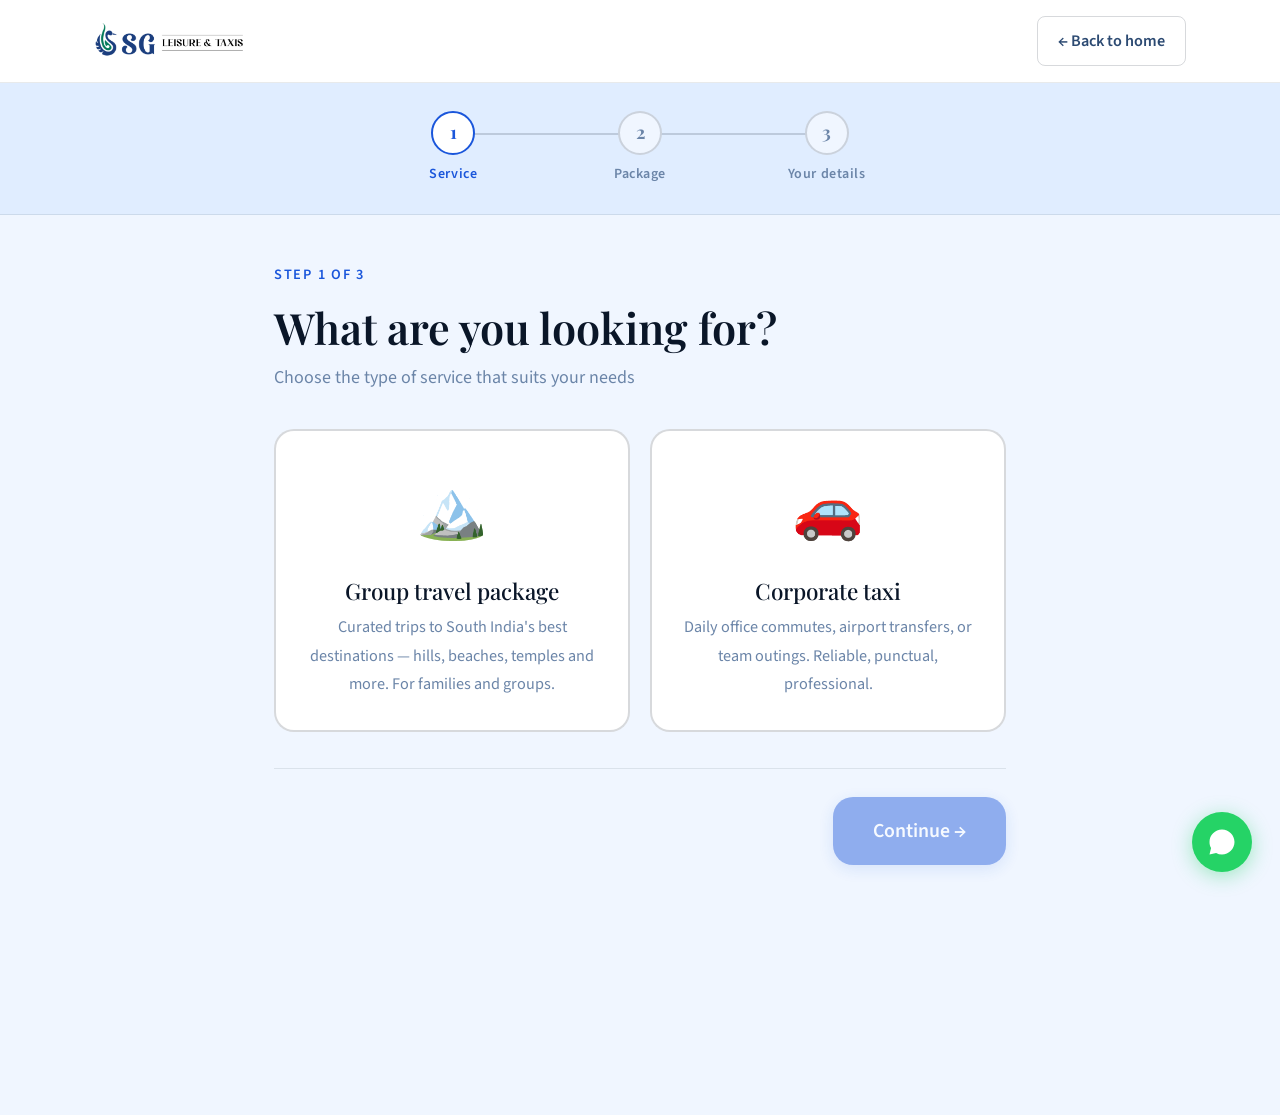
<file: explorewithsg/public/book.html>
<!DOCTYPE html>
<html lang="en">
<head>
<meta charset="UTF-8">
<meta name="viewport" content="width=device-width, initial-scale=1.0">
<link rel="icon" type="image/x-icon" href="favicon.ico">
<link rel="apple-touch-icon" href="apple-touch-icon.svg">
<link rel="shortcut icon" href="favicon.ico">
<title>Book a Trip — Explore with SG</title>
<link rel="stylesheet" href="style.css">
<style>
  .book-page { min-height: 100vh; background: var(--cream); padding-bottom: 80px; }

  /* PROGRESS BAR */
  .progress-wrap { background: var(--cream2); border-bottom: 1px solid var(--border); padding: 28px 0; }
  .progress-inner { display: flex; align-items: center; justify-content: center; gap: 0; max-width: 560px; margin: 0 auto; }
  .prog-step { display: flex; flex-direction: column; align-items: center; gap: 8px; flex: 1; position: relative; }
  .prog-step:not(:last-child)::after {
    content: ''; position: absolute; top: 22px; left: 50%; right: -50%;
    height: 2px; background: var(--border2); z-index: 0;
  }
  .prog-step.done:not(:last-child)::after  { background: var(--terracotta); }
  .prog-step.active:not(:last-child)::after { background: var(--border2); }
  .prog-circle {
    width: 44px; height: 44px; border-radius: 50%; border: 2px solid var(--border2);
    display: flex; align-items: center; justify-content: center;
    font-family: var(--font-display); font-weight: 700; font-size: 1rem;
    color: var(--ink3); background: var(--cream); z-index: 1; position: relative;
    transition: all 0.3s;
  }
  .prog-step.active .prog-circle { border-color: var(--terracotta); color: var(--terracotta); background: #fff; }
  .prog-step.done .prog-circle   { border-color: var(--terracotta); background: var(--terracotta); color: #fff; }
  .prog-label { font-size: 0.78rem; font-weight: 600; color: var(--ink3); letter-spacing: 0.04em; text-align: center; }
  .prog-step.active .prog-label { color: var(--terracotta); }
  .prog-step.done   .prog-label { color: var(--ink2); }

  /* STEP CONTENT */
  .step-wrap { max-width: 780px; margin: 0 auto; padding: 48px 24px 0; }
  .step-panel { display: none; animation: fadeIn .3s ease; }
  .step-panel.active { display: block; }
  @keyframes fadeIn { from { opacity:0; transform:translateY(12px); } to { opacity:1; transform:translateY(0); } }
  .step-header { margin-bottom: 36px; }
  .step-header h2 { margin-bottom: 8px; }
  .step-header p  { font-size: 1rem; color: var(--ink3); }

  /* SERVICE CHOICE */
  .service-grid { display: grid; grid-template-columns: 1fr 1fr; gap: 20px; margin-bottom: 32px; }
  .service-card {
    border: 2.5px solid var(--border2); border-radius: var(--r-lg); padding: 32px 28px;
    cursor: pointer; transition: all 0.2s; background: var(--white); text-align: center;
  }
  .service-card:hover { border-color: var(--terracotta); background: #EEF4FF; }
  .service-card.selected { border-color: var(--terracotta); background: #EEF4FF; box-shadow: 0 0 0 4px var(--terra-dim); }
  .service-icon { font-size: 3.2rem; margin-bottom: 16px; }
  .service-card h3 { font-size: 1.25rem; margin-bottom: 8px; }
  .service-card p  { font-size: 0.9rem; color: var(--ink3); }

  /* PACKAGE CARDS IN STEP 2 */
  .pkg-choice-grid { display: grid; grid-template-columns: 1fr 1fr; gap: 16px; margin-bottom: 24px; }
  .pkg-choice {
    border: 2px solid var(--border2); border-radius: var(--r-lg); padding: 20px;
    cursor: pointer; transition: all 0.2s; background: var(--white); display: flex; gap: 14px; align-items: flex-start;
  }
  .pkg-choice:hover   { border-color: var(--terracotta); }
  .pkg-choice.selected { border-color: var(--terracotta); background: #EEF4FF; box-shadow: 0 0 0 3px var(--terra-dim); }
  .pkg-choice-icon { font-size: 2rem; flex-shrink: 0; }
  .pkg-choice-name  { font-weight: 600; font-size: 1rem; color: var(--ink); margin-bottom: 3px; }
  .pkg-choice-meta  { font-size: 0.82rem; color: var(--ink3); }
  .pkg-choice-price { font-weight: 700; color: var(--terracotta); font-size: 1rem; margin-top: 4px; }

  .custom-card {
    border: 2px dashed var(--border2); border-radius: var(--r-lg); padding: 24px;
    text-align: center; cursor: pointer; transition: all 0.2s; background: transparent;
  }
  .custom-card:hover   { border-color: var(--terracotta); }
  .custom-card.selected { border-color: var(--terracotta); background: var(--terra-dim); }
  .custom-card h3 { margin: 8px 0 4px; font-size: 1.1rem; }
  .custom-card p  { font-size: 0.88rem; color: var(--ink3); }

  /* STEP NAV */
  .step-nav { display: flex; justify-content: space-between; align-items: center; margin-top: 36px; padding-top: 28px; border-top: 1px solid var(--border); }

  /* FORM */
  .form-grid-2 { display: grid; grid-template-columns: 1fr 1fr; gap: 18px; }
  .form-full { grid-column: 1 / -1; }

  /* SUMMARY CARD */
  .summary-card {
    background: var(--cream2); border-radius: var(--r-lg); padding: 24px 28px;
    border: 1px solid var(--border); margin-bottom: 28px;
  }
  .summary-card h3 { font-size: 1.05rem; margin-bottom: 14px; }
  .summary-row { display: flex; justify-content: space-between; align-items: baseline; padding: 8px 0; border-bottom: 1px solid var(--border); }
  .summary-row:last-child { border-bottom: none; }
  .summary-key { font-size: 0.88rem; color: var(--ink3); }
  .summary-val { font-size: 0.95rem; font-weight: 600; color: var(--ink); text-align: right; }

  /* LOADING */
  .pkg-loading { text-align: center; padding: 40px; color: var(--ink3); }
  .pkg-spinner { display: inline-block; width: 28px; height: 28px; border: 3px solid var(--border2); border-top-color: var(--terracotta); border-radius: 50%; animation: spin .7s linear infinite; vertical-align: middle; margin-right: 8px; }
  @keyframes spin { to { transform: rotate(360deg); } }

  /* Tablet */
  @media (max-width: 768px) {
    .service-grid { grid-template-columns: 1fr; gap: 14px; }
    .progress-wrap { padding: 20px 0; }
    .prog-circle { width: 38px; height: 38px; font-size: 0.9rem; }
    .step-wrap { padding: 32px 16px 0; }
    .service-card { padding: 24px 20px; }
    .service-icon { font-size: 2.4rem; }
    .step-nav .btn-lg { padding: 14px 22px; font-size: 0.95rem; }
  }
  /* Mobile */
  @media (max-width: 600px) {
    .pkg-choice-grid { grid-template-columns: 1fr; }
    .form-grid-2 { grid-template-columns: 1fr; }
    .form-full { grid-column: 1; }
    .step-wrap { padding: 24px 12px 0; }
    .prog-label { font-size: 0.7rem; }
    .prog-step:not(:last-child)::after { display: none; }
    .step-nav { flex-direction: column-reverse; gap: 10px; }
    .step-nav .btn { width: 100%; justify-content: center; }
    .summary-card { padding: 18px 16px; }
  }
</style>
</head>
<body>

<!-- NAV -->
<nav class="nav">
  <div class="container">
    <div class="nav-inner">
      <a href="index.html" class="nav-logo">
        <img src="logo.png" alt="SG Leisure and Taxis" style="height:44px;width:auto;display:block">
      </a>
      <a href="index.html" class="btn btn-ghost btn-sm">← Back to home</a>
    </div>
  </div>
</nav>

<!-- PROGRESS -->
<div class="progress-wrap">
  <div class="progress-inner">
    <div class="prog-step active" id="ps-1">
      <div class="prog-circle" id="pc-1">1</div>
      <div class="prog-label">Service</div>
    </div>
    <div class="prog-step" id="ps-2">
      <div class="prog-circle" id="pc-2">2</div>
      <div class="prog-label">Package</div>
    </div>
    <div class="prog-step" id="ps-3">
      <div class="prog-circle" id="pc-3">3</div>
      <div class="prog-label">Your details</div>
    </div>
  </div>
</div>

<div class="book-page">
  <div class="step-wrap">

    <!-- STEP 1: SERVICE -->
    <div class="step-panel active" id="step-1">
      <div class="step-header">
        <span class="section-label">Step 1 of 3</span>
        <h2>What are you looking for?</h2>
        <p>Choose the type of service that suits your needs</p>
      </div>
      <div class="service-grid">
        <div class="service-card" id="svc-travel" onclick="selectService('travel')">
          <div class="service-icon">🏔️</div>
          <h3>Group travel package</h3>
          <p>Curated trips to South India's best destinations — hills, beaches, temples and more. For families and groups.</p>
        </div>
        <div class="service-card" id="svc-corporate" onclick="selectService('corporate')">
          <div class="service-icon">🚗</div>
          <h3>Corporate taxi</h3>
          <p>Daily office commutes, airport transfers, or team outings. Reliable, punctual, professional.</p>
        </div>
      </div>
      <div class="step-nav">
        <div></div>
        <button class="btn btn-primary btn-lg" onclick="goStep(2)" id="step1-next" disabled style="opacity:.45;cursor:not-allowed">
          Continue →
        </button>
      </div>
    </div>

    <!-- STEP 2: PACKAGE -->
    <div class="step-panel" id="step-2">
      <div class="step-header">
        <span class="section-label">Step 2 of 3</span>
        <h2 id="step2-title">Choose your package</h2>
        <p id="step2-sub">Select from our packages or tell us your custom requirements</p>
      </div>
      <div id="pkg-choices"><div class="pkg-loading"><span class="pkg-spinner"></span>Loading packages…</div></div>
      <div class="step-nav">
        <button class="btn btn-ghost btn-lg" onclick="goStep(1)">← Back</button>
        <button class="btn btn-primary btn-lg" onclick="goStep(3)" id="step2-next" disabled style="opacity:.45;cursor:not-allowed">
          Continue →
        </button>
      </div>
    </div>

    <!-- STEP 3: DETAILS -->
    <div class="step-panel" id="step-3">
      <div class="step-header">
        <span class="section-label">Step 3 of 3</span>
        <h2>Your details</h2>
        <p>Fill in your contact details and we'll confirm your booking by phone or WhatsApp within a few hours</p>
      </div>

      <div class="summary-card" id="booking-summary"></div>

      <div class="form-grid-2">
        <div class="form-group">
          <label class="form-label">Your name</label>
          <input class="form-input" type="text" id="f-name" placeholder="e.g. Ramesh Kumar" autocomplete="name">
        </div>
        <div class="form-group">
          <label class="form-label">Phone / WhatsApp</label>
          <input class="form-input" type="tel" id="f-phone" placeholder="+91 98400 00000" autocomplete="tel">
        </div>
        <div class="form-group">
          <label class="form-label">Travel date</label>
          <input class="form-input" type="date" id="f-date">
        </div>
        <div class="form-group">
          <label class="form-label">Number of people</label>
          <input class="form-input" type="number" id="f-pax" placeholder="e.g. 6" min="1" max="50">
        </div>
        <div class="form-group form-full">
          <label class="form-label">Any additional requirements? (optional)</label>
          <textarea class="form-input" id="f-notes" placeholder="e.g. Need wheelchair access, prefer AC, specific pickup point…"></textarea>
        </div>
      </div>

      <div id="form-error" style="display:none;background:#EEF2FF;border:1.5px solid #BFCFFF;border-radius:10px;padding:14px 18px;color:#1A3A8B;font-size:0.95rem;margin-bottom:16px"></div>

      <div class="step-nav">
        <button class="btn btn-ghost btn-lg" onclick="goStep(2)">← Back</button>
        <button class="btn btn-primary btn-lg" onclick="submitBooking()" id="submit-btn">
          Send enquiry ✓
        </button>
      </div>

      <p style="text-align:center;margin-top:20px;font-size:0.88rem;color:var(--ink3)">
        We'll call or WhatsApp you to confirm within a few hours. No payment needed now.
      </p>
    </div>

  </div>
</div>

<!-- WHATSAPP FLOAT -->
<a href="https://wa.me/919845072124?text=Hi,%20I%20want%20to%20book%20a%20trip" class="wa-float" target="_blank" title="Chat on WhatsApp">
  <svg viewBox="0 0 24 24" fill="#fff"><path d="M17.472 14.382c-.297-.149-1.758-.867-2.03-.967-.273-.099-.471-.148-.67.15-.197.297-.767.966-.94 1.164-.173.199-.347.223-.644.075-.297-.15-1.255-.463-2.39-1.475-.883-.788-1.48-1.761-1.653-2.059-.173-.297-.018-.458.13-.606.134-.133.298-.347.446-.52.149-.174.198-.298.298-.497.099-.198.05-.371-.025-.52-.075-.149-.669-1.612-.916-2.207-.242-.579-.487-.5-.669-.51-.173-.008-.371-.01-.57-.01-.198 0-.52.074-.792.372-.272.297-1.04 1.016-1.04 2.479 0 1.462 1.065 2.875 1.213 3.074.149.198 2.096 3.2 5.077 4.487.709.306 1.262.489 1.694.625.712.227 1.36.195 1.871.118.571-.085 1.758-.719 2.006-1.413.248-.694.248-1.289.173-1.413-.074-.124-.272-.198-.57-.347zM11.99 2C6.465 2 2 6.465 2 11.99c0 1.77.459 3.42 1.256 4.858L2 22l5.292-1.235A9.95 9.95 0 0011.99 22C17.515 22 22 17.535 22 12.01 22 6.465 17.515 2 11.99 2z"/></svg>
</a>

<script>
  const SB_URL = 'https://jcqwjeovewremimcrghn.supabase.co';
  const SB_KEY = 'eyJhbGciOiJIUzI1NiIsInR5cCI6IkpXVCJ9.eyJpc3MiOiJzdXBhYmFzZSIsInJlZiI6ImpjcXdqZW92ZXdyZW1pbWNyZ2huIiwicm9sZSI6ImFub24iLCJpYXQiOjE3NzU3MjgxMjYsImV4cCI6MjA5MTMwNDEyNn0.4woramGjqkSkHloSfKepsNB3TgJRLI7hRg7Xxge-X0s';

  // State
  let currentStep = 1;
  let selectedService = null;
  let selectedPkg = null;  // { id, name, type, price, duration, max_pax } or { id:'custom', name:'Custom trip' }
  let allPackages = [];

  // Read URL params (coming from "Book this" on index.html)
  const params = new URLSearchParams(location.search);
  const preselPkgId   = params.get('pkg');
  const preselPkgName = params.get('name');
  const preselType    = params.get('type');

  // ── STEP NAVIGATION ──
  function goStep(n) {
    if (n === 2 && !selectedService) return;
    if (n === 3 && !selectedPkg) return;

    document.querySelectorAll('.step-panel').forEach(p => p.classList.remove('active'));
    document.getElementById('step-' + n).classList.add('active');
    currentStep = n;
    updateProgress();
    if (n === 2) renderPkgChoices();
    if (n === 3) renderSummary();
    window.scrollTo({ top: 0, behavior: 'smooth' });
  }

  function updateProgress() {
    for (let i = 1; i <= 3; i++) {
      const ps = document.getElementById('ps-' + i);
      const pc = document.getElementById('pc-' + i);
      ps.classList.remove('active','done');
      if (i < currentStep) { ps.classList.add('done'); pc.innerHTML = '✓'; }
      else if (i === currentStep) { ps.classList.add('active'); pc.textContent = i; }
      else { pc.textContent = i; }
    }
  }

  // ── STEP 1: SERVICE ──
  function selectService(type) {
    selectedService = type;
    selectedPkg = null;
    document.querySelectorAll('.service-card').forEach(c => c.classList.remove('selected'));
    document.getElementById('svc-' + type).classList.add('selected');
    const btn = document.getElementById('step1-next');
    btn.disabled = false; btn.style.opacity = '1'; btn.style.cursor = 'pointer';
  }

  // ── STEP 2: PACKAGES ──
  const PKG_EMOJIS = { ooty:'🌄', pondicherry:'🌊', kodaikanal:'🌿', mysore:'🏛️', coorg:'☕', mahabalipuram:'🏖️', airport:'✈️', office:'🏢', team:'👥' };
  function getEmoji(name) {
    const l = name.toLowerCase();
    for (const [k,v] of Object.entries(PKG_EMOJIS)) if (l.includes(k)) return v;
    return selectedService === 'corporate' ? '🚗' : '🏔️';
  }

  async function loadPackagesForStep2() {
    try {
      const res = await fetch(
        SB_URL + '/rest/v1/packages?select=*&is_live=eq.true&order=is_featured.desc,created_at.asc',
        { headers: { 'apikey': SB_KEY, 'Authorization': 'Bearer ' + SB_KEY } }
      );
      allPackages = await res.json();
    } catch(e) { allPackages = []; }
  }

  function renderPkgChoices() {
    const el = document.getElementById('pkg-choices');
    const isCorp = selectedService === 'corporate';
    document.getElementById('step2-title').textContent = isCorp ? 'Choose a corporate plan' : 'Choose a travel package';
    document.getElementById('step2-sub').textContent   = isCorp
      ? 'Select a plan or describe what you need'
      : 'Select a package or build a custom trip';

    const pkgs = allPackages.filter(p => p.type === selectedService);

    if (!pkgs.length && !allPackages.length) {
      el.innerHTML = '<div class="pkg-loading"><span class="pkg-spinner"></span>Loading…</div>';
      loadPackagesForStep2().then(() => renderPkgChoices());
      return;
    }

    const cards = pkgs.map(p => `
      <div class="pkg-choice${selectedPkg?.id===p.id?' selected':''}" onclick="selectPkg('${p.id}','${escQ(p.name)}','${p.type}','${p.price}','${escQ(p.duration||'')}',${p.max_pax||0})">
        <div class="pkg-choice-icon">${getEmoji(p.name)}</div>
        <div>
          <div class="pkg-choice-name">${p.name}</div>
          <div class="pkg-choice-meta">${p.duration||''} · up to ${p.max_pax||'?'} pax</div>
          <div class="pkg-choice-price">₹${Number(p.price).toLocaleString('en-IN')} / ${p.type==='corporate'?'trip':'person'}</div>
        </div>
      </div>`).join('');

    el.innerHTML = `
      <div class="pkg-choice-grid">${cards}</div>
      <div class="custom-card${selectedPkg?.id==='custom'?' selected':''}" onclick="selectCustom()">
        <div style="font-size:2rem">✏️</div>
        <h3>Build a custom trip</h3>
        <p>Have something specific in mind? Tell us and we'll create a package just for you.</p>
      </div>`;
  }

  function escQ(s) { return s.replace(/'/g,"\\'"); }

  function selectPkg(id, name, type, price, duration, maxPax) {
    selectedPkg = { id, name, type, price, duration, maxPax };
    document.querySelectorAll('.pkg-choice').forEach(c => c.classList.remove('selected'));
    document.querySelectorAll('.custom-card').forEach(c => c.classList.remove('selected'));
    event.currentTarget.classList.add('selected');
    const btn = document.getElementById('step2-next');
    btn.disabled = false; btn.style.opacity = '1'; btn.style.cursor = 'pointer';
  }

  function selectCustom() {
    selectedPkg = { id: 'custom', name: 'Custom trip', type: selectedService, price: 'TBD', duration: '', maxPax: 0 };
    document.querySelectorAll('.pkg-choice').forEach(c => c.classList.remove('selected'));
    document.querySelectorAll('.custom-card').forEach(c => c.classList.add('selected'));
    const btn = document.getElementById('step2-next');
    btn.disabled = false; btn.style.opacity = '1'; btn.style.cursor = 'pointer';
  }

  // ── STEP 3: SUMMARY + FORM ──
  function renderSummary() {
    const el = document.getElementById('booking-summary');
    const svcLabel = { travel: 'Group travel package', corporate: 'Corporate taxi', custom: 'Custom trip' };
    el.innerHTML = `
      <h3>Your selection</h3>
      <div class="summary-row"><span class="summary-key">Service</span><span class="summary-val">${svcLabel[selectedService]||selectedService}</span></div>
      <div class="summary-row"><span class="summary-key">Package</span><span class="summary-val">${selectedPkg?.name||'—'}</span></div>
      ${selectedPkg?.duration?`<div class="summary-row"><span class="summary-key">Duration</span><span class="summary-val">${selectedPkg.duration}</span></div>`:''}
      <div class="summary-row"><span class="summary-key">Price</span><span class="summary-val">${selectedPkg?.id==='custom'?'We will quote after review':'₹'+Number(selectedPkg?.price||0).toLocaleString('en-IN')+' / '+(selectedPkg?.type==='corporate'?'trip':'person')}</span></div>`;
  }

  // ── SUBMIT ──
  async function submitBooking() {
    const name  = document.getElementById('f-name').value.trim();
    const phone = document.getElementById('f-phone').value.trim();
    const date  = document.getElementById('f-date').value;
    const pax   = document.getElementById('f-pax').value;
    const notes = document.getElementById('f-notes').value.trim();
    const errEl = document.getElementById('form-error');

    errEl.style.display = 'none';
    if (!name)  { showErr('Please enter your name.'); return; }
    if (!phone) { showErr('Please enter your phone number.'); return; }

    const btn = document.getElementById('submit-btn');
    btn.textContent = 'Sending…'; btn.disabled = true; btn.style.opacity = '.7';

    const payload = {
      customer_name:  name,
      customer_phone: phone,
      service_type:   selectedService === 'custom' ? 'custom' : selectedService,
      destination:    selectedPkg?.name || null,
      travel_date:    date || null,
      group_size:     parseInt(pax) || null,
      notes:          (notes || '') + (selectedPkg?.id === 'custom' ? ' [Custom trip requested]' : ''),
      status:         'new',
    };

    try {
      const res = await fetch(SB_URL + '/rest/v1/enquiries', {
        method: 'POST',
        headers: {
          'apikey': SB_KEY,
          'Authorization': 'Bearer ' + SB_KEY,
          'Content-Type': 'application/json',
          'Prefer': 'return=representation',
        },
        body: JSON.stringify(payload),
      });
      if (!res.ok) throw new Error((await res.json().catch(()=>({}))).message || 'Submission failed');
      const data = await res.json();
      const enquiryId = Array.isArray(data) ? data[0]?.id : data?.id;
      window.location.href = 'confirm.html?id=' + (enquiryId||'') + '&name=' + encodeURIComponent(name) + '&pkg=' + encodeURIComponent(selectedPkg?.name||'');
    } catch(e) {
      showErr('Something went wrong: ' + e.message + '. Please WhatsApp us directly.');
      btn.textContent = 'Send enquiry ✓'; btn.disabled = false; btn.style.opacity = '1';
    }
  }

  function showErr(msg) {
    const el = document.getElementById('form-error');
    el.textContent = msg; el.style.display = 'block';
  }

  // ── INIT ──
  // If coming from a package card on index.html
  if (preselType && preselPkgId) {
    selectService(preselType);
    goStep(1); // stays on step 1 briefly — user still picks service visually
    // Pre-fill so user can jump to step 2
    setTimeout(() => {
      if (preselType) {
        selectService(preselType);
        loadPackagesForStep2().then(() => {
          const p = allPackages.find(p => p.id === preselPkgId);
          if (p) { selectedPkg = { id: p.id, name: p.name, type: p.type, price: p.price, duration: p.duration, maxPax: p.max_pax }; }
          goStep(2);
        });
      }
    }, 300);
  } else {
    loadPackagesForStep2();
  }
</script>
</body>
</html>
</file>
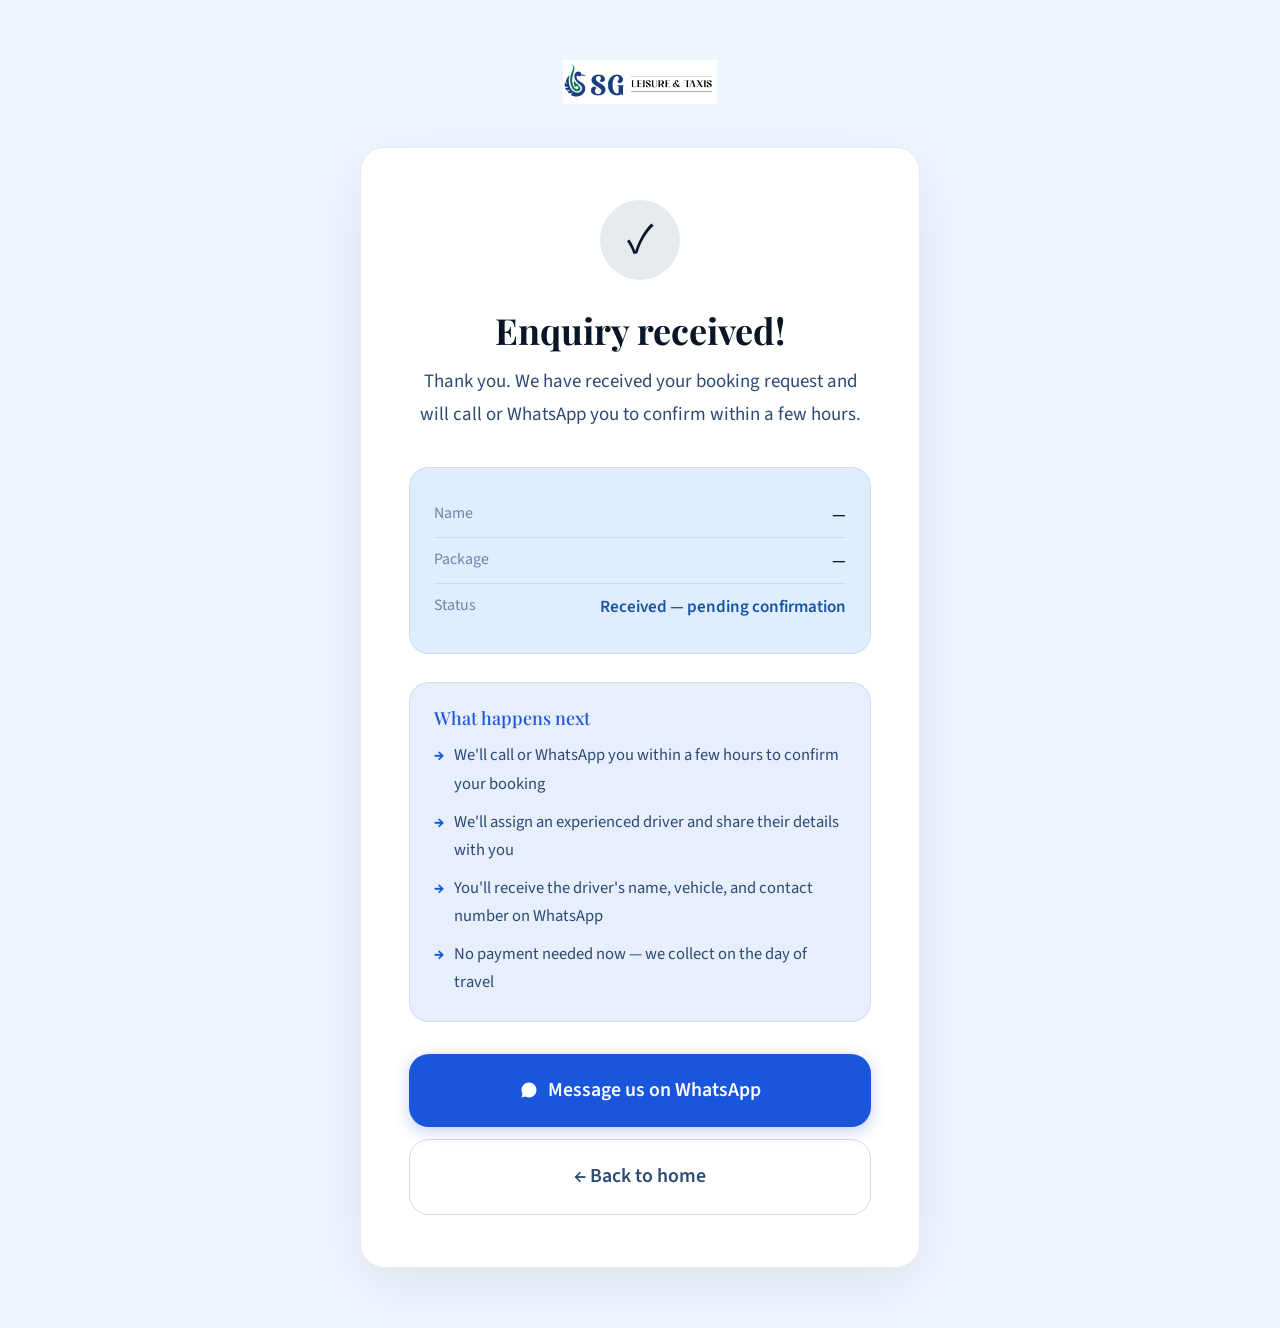
<file: explorewithsg/public/confirm.html>
<!DOCTYPE html>
<html lang="en">
<head>
<meta charset="UTF-8">
<meta name="viewport" content="width=device-width, initial-scale=1.0">
<link rel="icon" type="image/x-icon" href="favicon.ico">
<link rel="apple-touch-icon" href="apple-touch-icon.svg">
<link rel="shortcut icon" href="favicon.ico">
<title>Booking Received — Explore with SG</title>
<link rel="stylesheet" href="style.css">
<style>
  .confirm-page { min-height: 100vh; display: flex; align-items: center; justify-content: center; padding: 60px 24px; background: var(--cream); }
  .confirm-card {
    background: var(--white); border-radius: 24px; border: 1px solid var(--border);
    box-shadow: 0 16px 64px rgba(10,22,40,0.09); padding: 52px 48px; max-width: 560px; width: 100%; text-align: center;
  }
  .check-circle {
    width: 80px; height: 80px; background: rgba(12,58,110,0.10); border-radius: 50%;
    display: flex; align-items: center; justify-content: center; margin: 0 auto 28px; font-size: 2.4rem;
  }
  .confirm-card h1 { font-size: 2rem; margin-bottom: 12px; }
  .confirm-card > p { font-size: 1.05rem; color: var(--ink2); margin-bottom: 36px; line-height: 1.75; }
  .info-box { background: var(--cream2); border-radius: var(--r-lg); padding: 24px; text-align: left; margin-bottom: 28px; border: 1px solid var(--border); }
  .info-row { display: flex; justify-content: space-between; padding: 8px 0; border-bottom: 1px solid var(--border); }
  .info-row:last-child { border-bottom: none; }
  .info-key { font-size: 0.88rem; color: var(--ink3); }
  .info-val { font-size: 0.95rem; font-weight: 600; color: var(--ink); text-align: right; }
  .what-next { background: var(--terra-dim); border-radius: var(--r-lg); padding: 24px; text-align: left; margin-bottom: 32px; border: 1px solid rgba(26,86,219,0.12); }
  .what-next h3 { font-size: 1rem; color: var(--terracotta); margin-bottom: 12px; }
  .what-next ul { list-style: none; display: flex; flex-direction: column; gap: 10px; }
  .what-next li { font-size: 0.92rem; color: var(--ink2); display: flex; align-items: flex-start; gap: 10px; }
  .what-next li::before { content: '→'; color: var(--terracotta); font-weight: 700; flex-shrink: 0; }
  .confirm-btns { display: flex; flex-direction: column; gap: 12px; }
  @media (max-width: 480px) { .confirm-card { padding: 36px 24px; } }
</style>
</head>
<body>

<div class="confirm-page">
  <div>
    <!-- Logo -->
    <div style="text-align:center;margin-bottom:32px">
      <a href="index.html" style="display:inline-block;text-decoration:none"><img src="logo.png" alt="SG Leisure and Taxis" style="height:44px;width:auto;display:block"></a>
    </div>

    <div class="confirm-card">
      <div class="check-circle">✓</div>
      <h1>Enquiry received!</h1>
      <p id="confirm-intro">Thank you. We have received your booking request and will call or WhatsApp you to confirm within a few hours.</p>

      <div class="info-box" id="info-box">
        <div class="info-row"><span class="info-key">Name</span><span class="info-val" id="c-name">—</span></div>
        <div class="info-row"><span class="info-key">Package</span><span class="info-val" id="c-pkg">—</span></div>
        <div class="info-row"><span class="info-key">Status</span><span class="info-val" style="color:#1655A3">Received — pending confirmation</span></div>
      </div>

      <div class="what-next">
        <h3>What happens next</h3>
        <ul>
          <li>We'll call or WhatsApp you within a few hours to confirm your booking</li>
          <li>We'll assign an experienced driver and share their details with you</li>
          <li>You'll receive the driver's name, vehicle, and contact number on WhatsApp</li>
          <li>No payment needed now — we collect on the day of travel</li>
        </ul>
      </div>

      <div class="confirm-btns">
        <a id="wa-btn" href="https://wa.me/919845072124?text=Hi%2C%20I%20just%20submitted%20a%20booking%20enquiry" class="btn btn-primary btn-lg" target="_blank" style="justify-content:center">
          <svg viewBox="0 0 24 24" fill="currentColor" width="20" height="20"><path d="M17.472 14.382c-.297-.149-1.758-.867-2.03-.967-.273-.099-.471-.148-.67.15-.197.297-.767.966-.94 1.164-.173.199-.347.223-.644.075-.297-.15-1.255-.463-2.39-1.475-.883-.788-1.48-1.761-1.653-2.059-.173-.297-.018-.458.13-.606.134-.133.298-.347.446-.52.149-.174.198-.298.298-.497.099-.198.05-.371-.025-.52-.075-.149-.669-1.612-.916-2.207-.242-.579-.487-.5-.669-.51-.173-.008-.371-.01-.57-.01-.198 0-.52.074-.792.372-.272.297-1.04 1.016-1.04 2.479 0 1.462 1.065 2.875 1.213 3.074.149.198 2.096 3.2 5.077 4.487.709.306 1.262.489 1.694.625.712.227 1.36.195 1.871.118.571-.085 1.758-.719 2.006-1.413.248-.694.248-1.289.173-1.413-.074-.124-.272-.198-.57-.347zM11.99 2C6.465 2 2 6.465 2 11.99c0 1.77.459 3.42 1.256 4.858L2 22l5.292-1.235A9.95 9.95 0 0011.99 22C17.515 22 22 17.535 22 12.01 22 6.465 17.515 2 11.99 2z"/></svg>
          Message us on WhatsApp
        </a>
        <a href="index.html" class="btn btn-ghost btn-lg" style="justify-content:center">← Back to home</a>
      </div>
    </div>
  </div>
</div>

<script>
  const params = new URLSearchParams(location.search);
  const name = params.get('name') || '';
  const pkg  = params.get('pkg')  || '';
  const id   = params.get('id')   || '';

  if (name) document.getElementById('c-name').textContent = name;
  if (pkg)  document.getElementById('c-pkg').textContent  = pkg;

  if (name) {
    document.getElementById('confirm-intro').textContent =
      `Thank you, ${name}. We have received your booking request and will call or WhatsApp you to confirm within a few hours.`;
  }

  // Pre-fill WhatsApp message with booking details
  if (name || pkg) {
    const msg = encodeURIComponent(`Hi, I just submitted a booking enquiry.\nName: ${name}\nPackage: ${pkg}\nPlease confirm my booking. Thank you.`);
    document.getElementById('wa-btn').href = `https://wa.me/919845072124?text=${msg}`;
  }
</script>
</body>
</html>
</file>
<file: explorewithsg/public/style.css>
/* ================================================
   Explore with SG — Public Website Styles
   Warm, trustworthy, large-text — for 60+ users
   ================================================ */

@import url('https://fonts.googleapis.com/css2?family=Playfair+Display:wght@500;600;700&family=Source+Sans+3:wght@300;400;500;600&display=swap');

:root {
  /* Backgrounds */
  --cream:    #F0F6FF;
  --cream2:   #E0EDFF;
  --cream3:   #C7DCFF;
  /* Primary accent — royal blue */
  --terracotta: #1A56DB;
  --terra-dim:  rgba(26,86,219,0.10);
  --terra-dark: #1040B0;
  /* Secondary — deep teal-blue */
  --forest:   #0C3A6E;
  --forest2:  #1655A3;
  /* Muted gold accent (kept for subtle warmth) */
  --sand:     #5B8DEF;
  --sand-dim: rgba(91,141,239,0.18);
  /* Text — navy spectrum */
  --ink:      #0A1628;
  --ink2:     #2C4A72;
  --ink3:     #6B85A8;
  --white:    #FFFFFF;
  --border:   rgba(10,22,40,0.09);
  --border2:  rgba(10,22,40,0.16);
  --shadow:   0 4px 24px rgba(10,22,40,0.08);
  --shadow-lg:0 12px 48px rgba(10,22,40,0.14);
  --font-display: 'Playfair Display', Georgia, serif;
  --font-body:    'Source Sans 3', 'Trebuchet MS', sans-serif;
  --r: 14px;
  --r-sm: 8px;
  --r-lg: 20px;
  --max: 1140px;
}

*, *::before, *::after { box-sizing: border-box; margin: 0; padding: 0; }
html { font-size: 18px; scroll-behavior: smooth; }

body {
  font-family: var(--font-body);
  background: var(--cream);
  color: var(--ink);
  line-height: 1.7;
  -webkit-font-smoothing: antialiased;
}

/* ── TYPOGRAPHY ── */
h1, h2, h3 { font-family: var(--font-display); line-height: 1.25; color: var(--ink); }
h1 { font-size: clamp(2rem, 5vw, 3.2rem); font-weight: 700; }
h2 { font-size: clamp(1.6rem, 3.5vw, 2.4rem); font-weight: 600; }
h3 { font-size: 1.3rem; font-weight: 500; }
p  { font-size: 1rem; color: var(--ink2); line-height: 1.75; }

/* ── LAYOUT ── */
.container { max-width: var(--max); margin: 0 auto; padding: 0 24px; }
.section    { padding: 80px 0; }

/* ── BUTTONS ── */
.btn {
  display: inline-flex; align-items: center; gap: 10px;
  font-family: var(--font-body); font-size: 1rem; font-weight: 600;
  padding: 16px 32px; border-radius: var(--r); cursor: pointer;
  border: none; text-decoration: none; transition: all 0.2s;
  white-space: nowrap;
}
.btn-primary {
  background: var(--terracotta); color: #fff;
  box-shadow: 0 4px 16px rgba(26,86,219,0.28);
}
.btn-primary:hover { background: var(--terra-dark); transform: translateY(-2px); box-shadow: 0 8px 24px rgba(26,86,219,0.34); }
.btn-outline {
  background: transparent; color: var(--terracotta);
  border: 2px solid var(--terracotta);
}
.btn-outline:hover { background: var(--terra-dim); transform: translateY(-1px); }
.btn-ghost {
  background: transparent; color: var(--ink2);
  border: 1.5px solid var(--border2);
}
.btn-ghost:hover { background: var(--cream2); }
.btn-lg { padding: 20px 40px; font-size: 1.1rem; border-radius: var(--r-lg); }
.btn-sm { padding: 10px 20px; font-size: 0.9rem; border-radius: var(--r-sm); }
.btn svg { width: 18px; height: 18px; }

/* ── NAV ── */
.nav {
  position: sticky; top: 0; z-index: 100;
  background: rgba(255,255,255,0.97); backdrop-filter: blur(12px);
  border-bottom: 1px solid var(--border); padding: 16px 0;
}
.nav-inner { display: flex; align-items: center; justify-content: space-between; }
.nav-logo { display: flex; align-items: center; gap: 12px; text-decoration: none; }
.nav-logo-icon {
  width: 42px; height: 42px; background: var(--terracotta); border-radius: 10px;
  display: flex; align-items: center; justify-content: center;
}
.nav-logo-icon svg { width: 22px; height: 22px; }
.nav-logo-text { font-family: var(--font-display); font-size: 1.1rem; font-weight: 600; color: var(--ink); line-height: 1.2; }
.nav-logo-sub { font-size: 0.7rem; color: var(--ink3); font-weight: 400; }
.nav-links { display: flex; align-items: center; gap: 32px; list-style: none; }
.nav-links a { font-size: 0.95rem; font-weight: 500; color: var(--ink2); text-decoration: none; transition: color 0.15s; }
.nav-links a:hover { color: var(--terracotta); }
.nav-cta { display: flex; align-items: center; gap: 12px; }

/* ── WHATSAPP FLOAT ── */
.wa-float {
  position: fixed; bottom: 28px; right: 28px; z-index: 90;
  width: 60px; height: 60px; background: #25D366; border-radius: 50%;
  display: flex; align-items: center; justify-content: center;
  box-shadow: 0 4px 20px rgba(37,211,102,0.40);
  text-decoration: none; transition: transform 0.2s, box-shadow 0.2s;
}
.wa-float:hover { transform: scale(1.1); box-shadow: 0 6px 28px rgba(37,211,102,0.50); }
.wa-float svg { width: 30px; height: 30px; }

/* ── PILL / TAG ── */
.pill {
  display: inline-block; font-size: 0.75rem; font-weight: 600; letter-spacing: 0.06em;
  padding: 4px 12px; border-radius: 20px; text-transform: uppercase;
}
.pill-terra { background: var(--terra-dim); color: var(--terracotta); }
.pill-forest { background: rgba(45,80,22,0.10); color: var(--forest2); }
.pill-sand   { background: var(--sand-dim); color: #7A5520; }

/* ── CARDS ── */
.card {
  background: var(--white); border-radius: var(--r-lg);
  border: 1px solid var(--border); box-shadow: var(--shadow);
  overflow: hidden; transition: transform 0.2s, box-shadow 0.2s;
}
.card:hover { transform: translateY(-4px); box-shadow: var(--shadow-lg); }

/* ── FORM ELEMENTS ── */
.form-group { display: flex; flex-direction: column; gap: 8px; margin-bottom: 20px; }
.form-label { font-size: 0.85rem; font-weight: 600; color: var(--ink2); letter-spacing: 0.04em; text-transform: uppercase; }
.form-input {
  background: var(--white); border: 2px solid var(--border2);
  border-radius: var(--r-sm); color: var(--ink);
  font-family: var(--font-body); font-size: 1rem; padding: 14px 18px;
  outline: none; transition: border-color 0.15s, box-shadow 0.15s; width: 100%;
}
.form-input:focus { border-color: var(--terracotta); box-shadow: 0 0 0 4px var(--terra-dim); }
.form-input::placeholder { color: var(--ink3); }
select.form-input { cursor: pointer; }
textarea.form-input { resize: vertical; min-height: 100px; }

/* ── SECTION LABEL ── */
.section-label {
  font-size: 0.8rem; font-weight: 600; letter-spacing: 0.12em; text-transform: uppercase;
  color: var(--terracotta); margin-bottom: 12px; display: block;
}

/* ── DIVIDER ── */
.divider { border: none; border-top: 1px solid var(--border); margin: 40px 0; }

/* ── ANIMATIONS ── */
@keyframes fadeUp {
  from { opacity: 0; transform: translateY(24px); }
  to   { opacity: 1; transform: translateY(0); }
}
@keyframes fadeIn {
  from { opacity: 0; } to { opacity: 1; }
}
.fade-up { animation: fadeUp 0.6s ease both; }
.delay-1 { animation-delay: 0.1s; }
.delay-2 { animation-delay: 0.2s; }
.delay-3 { animation-delay: 0.3s; }
.delay-4 { animation-delay: 0.4s; }

/* ── RESPONSIVE ── */

/* Tablet */
@media (max-width: 900px) {
  html { font-size: 17px; }
  .section { padding: 60px 0; }
}

/* Mobile */
@media (max-width: 768px) {
  html { font-size: 16px; }
  .section { padding: 48px 0; }
  .nav-links { display: none; }
  .btn-lg { padding: 15px 26px; font-size: 1rem; }
}

/* Small mobile */
@media (max-width: 480px) {
  html { font-size: 15px; }
  .container { padding: 0 16px; }
  .btn { padding: 13px 20px; }
  .btn-lg { padding: 14px 22px; }
}

/* Hamburger — hidden on desktop, shown on mobile via index.html inline style */
@media (max-width: 768px) {
  .nav-hamburger { display: flex !important; }
  .nav-cta .btn-sm { display: none; }
}
</file>
